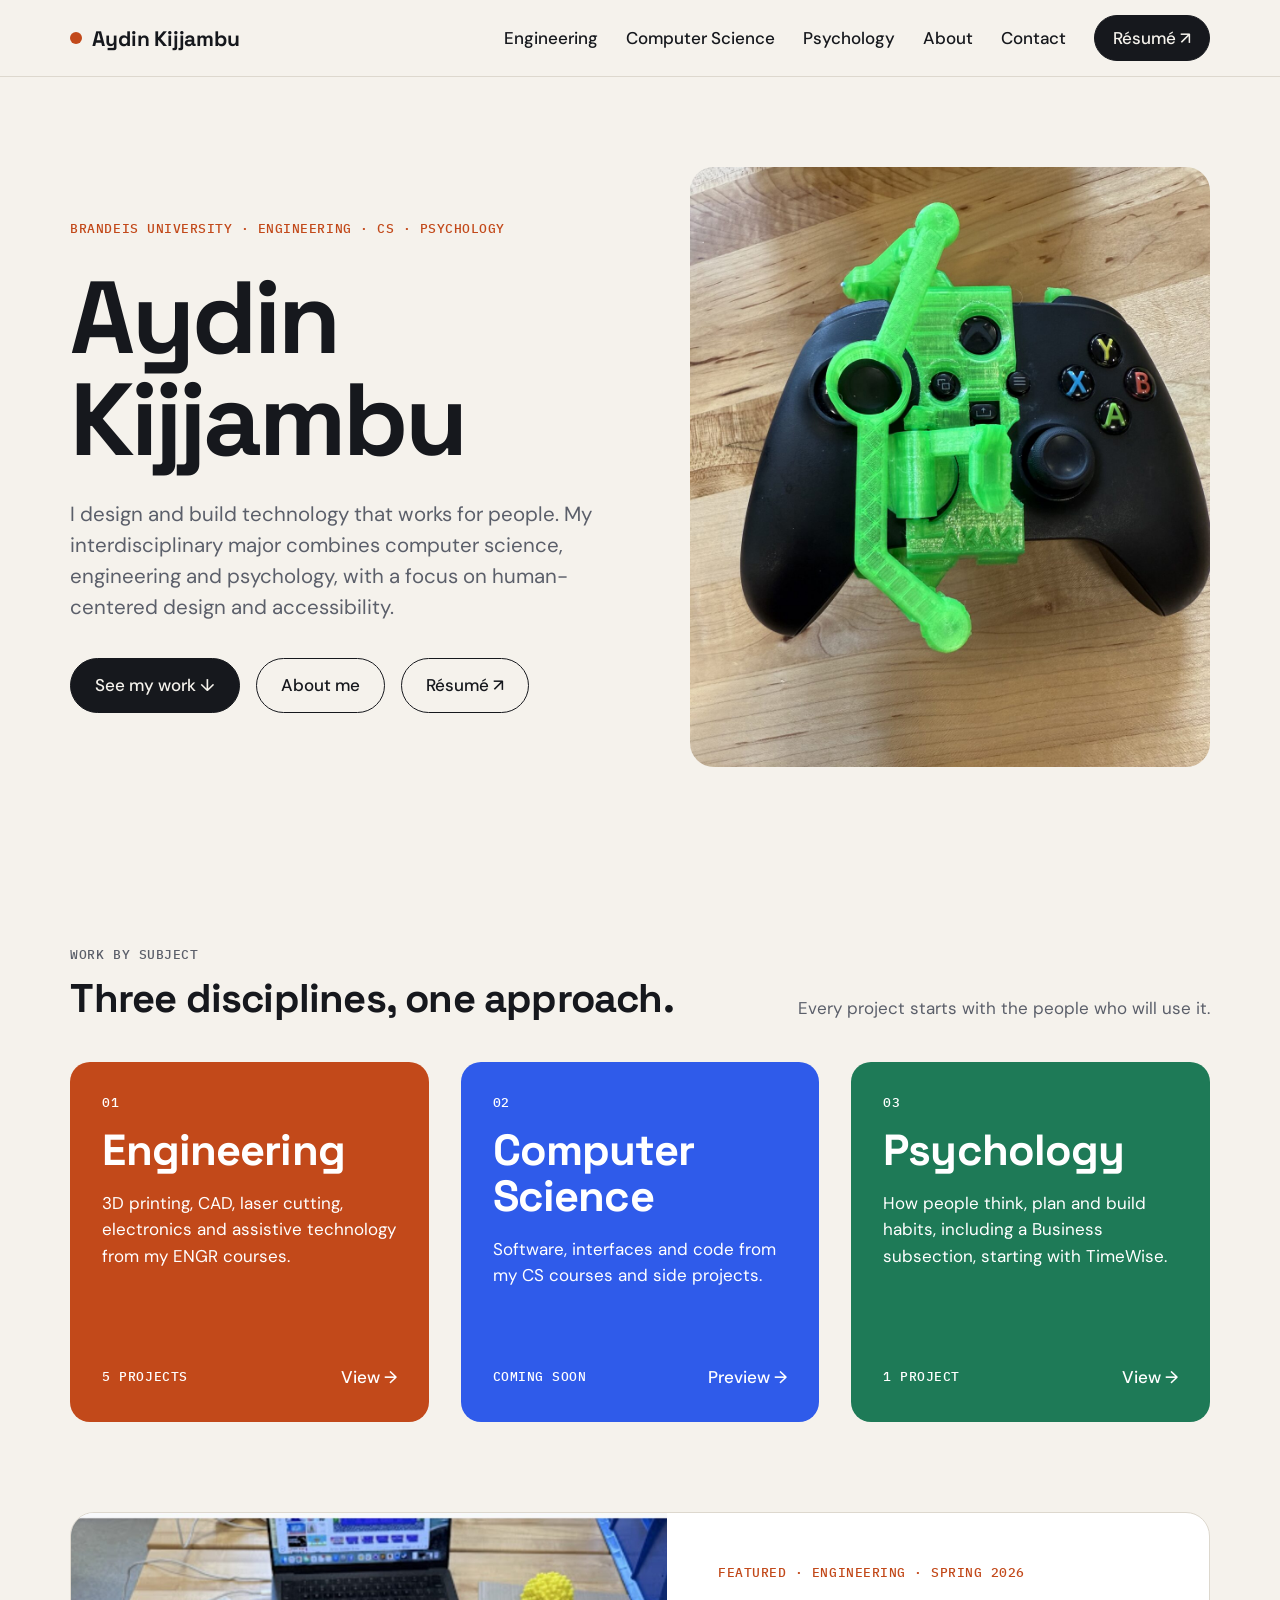
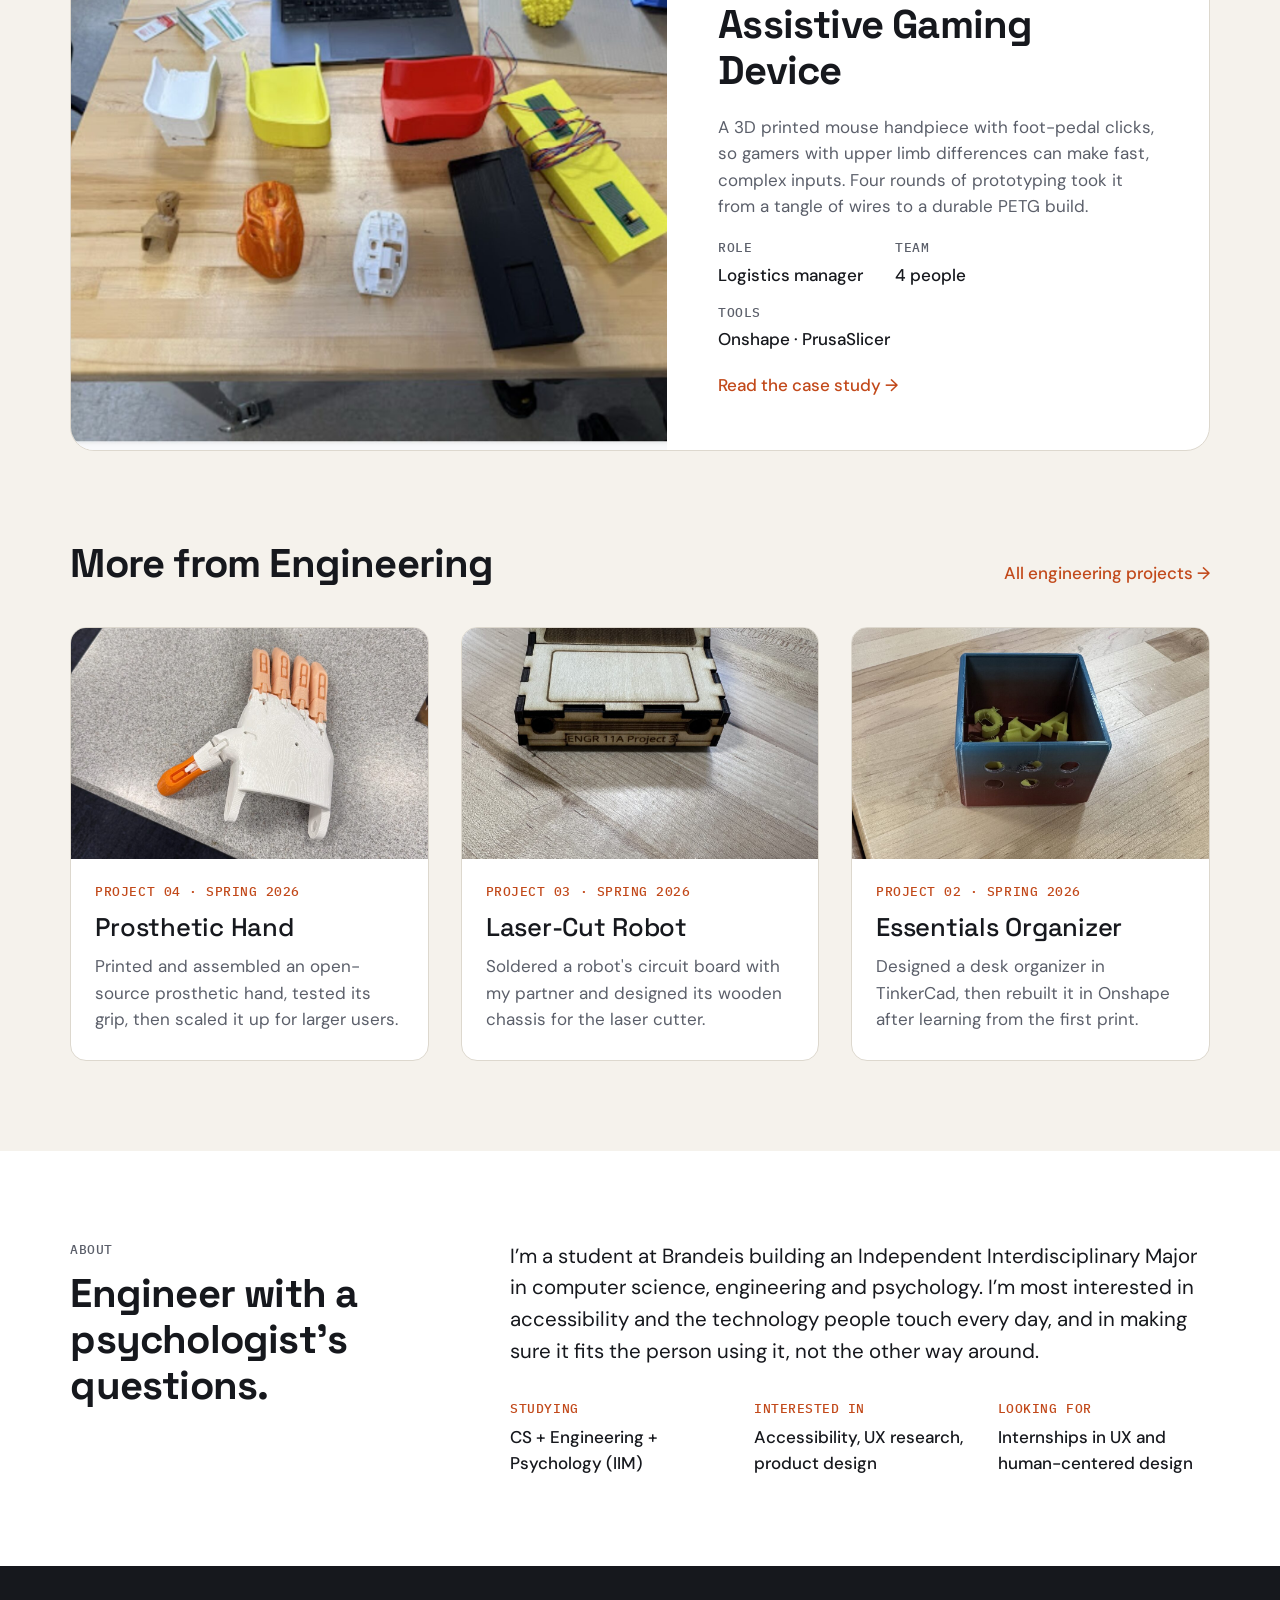
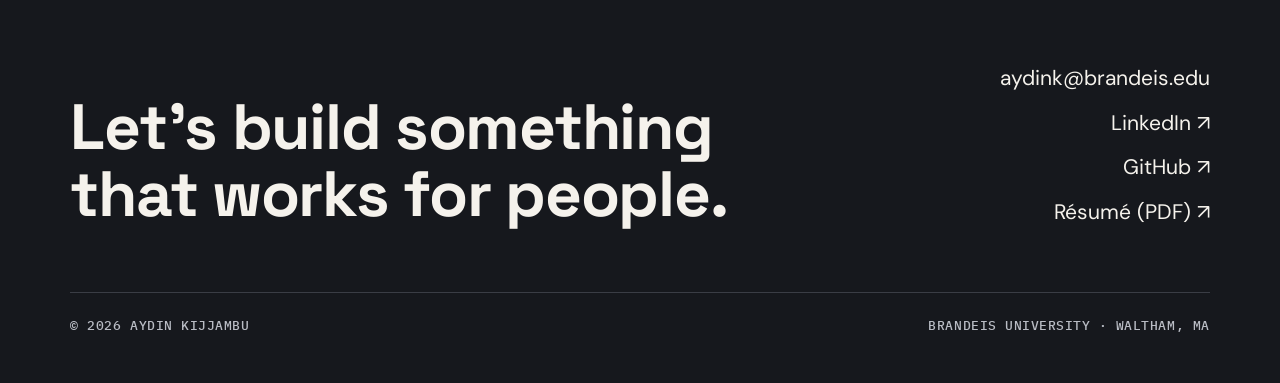
<file: index.html>
<!DOCTYPE html>
<html lang="en">
<head>
  <meta charset="utf-8" />
  <meta name="viewport" content="width=device-width, initial-scale=1" />
  <title>Aydin Kijjambu — Portfolio</title>
  <meta name="description" content="Portfolio of Aydin Kijjambu, Brandeis University student combining computer science, engineering and psychology: human-centered design and accessibility projects." />
  <meta name="author" content="Aydin Kijjambu" />
  <meta property="og:title" content="Aydin Kijjambu — Portfolio" />
  <meta property="og:description" content="Portfolio of Aydin Kijjambu, Brandeis University student combining computer science, engineering and psychology: human-centered design and accessibility projects." />
  <link rel="icon" type="image/x-icon" href="assets/favicon.ico" />
  <link rel="preconnect" href="https://fonts.googleapis.com" />
  <link rel="preconnect" href="https://fonts.gstatic.com" crossorigin />
  <link href="https://fonts.googleapis.com/css2?family=DM+Sans:wght@400;500&family=IBM+Plex+Mono:wght@500&family=Space+Grotesk:wght@500;700&display=swap" rel="stylesheet" />
  <link href="css/site.css" rel="stylesheet" />
</head>
<body>
  <a class="skip" href="#main">Skip to content</a>
  <header class="nav">
    <div class="wrap">
      <a class="brand" href="index.html">Aydin Kijjambu</a>
      <button class="menu-btn" type="button" aria-expanded="false" aria-controls="menu">Menu</button>
      <ul id="menu">
        <li><a class="link" href="engineering.html">Engineering</a></li>
        <li><a class="link" href="computer-science.html">Computer Science</a></li>
        <li><a class="link" href="psychology.html">Psychology</a></li>
        <li><a class="link" href="index.html#about">About</a></li>
        <li><a class="link" href="#contact">Contact</a></li>
        <li><a class="pill dark small" href="assets/Aydin-Kijjambu-Resume.pdf" target="_blank" rel="noopener">Résumé ↗</a></li>
      </ul>
    </div>
  </header>
  <main id="main">
    <section class="hero">
      <div class="wrap">
        <div class="intro">
          <p class="label accent">Brandeis University · Engineering · CS · Psychology</p>
          <h1>Aydin<br />Kijjambu</h1>
          <p class="lead">I design and build technology that works for people. My interdisciplinary major combines computer science, engineering and psychology, with a focus on human-centered design and accessibility.</p>
          <div class="buttons">
            <a class="pill dark" href="#work">See my work ↓</a>
            <a class="pill" href="#about">About me</a>
            <a class="pill" href="assets/Aydin-Kijjambu-Resume.pdf" target="_blank" rel="noopener">Résumé ↗</a>
          </div>
        </div>
        <figure>
          <img src="assets/img/portfolio/Project%205%20Photos/IMG_6614.jpg" alt="Green 3D printed one-handed attachment on an Xbox controller, one of the open-source designs tested for the assistive gaming project" />
        </figure>
      </div>
    </section>

    <section id="work" aria-labelledby="work-title">
      <div class="wrap">
        <div class="section-head">
          <div class="stack"><p class="label">Work by subject</p><h2 id="work-title">Three disciplines, one approach.</h2></div>
          <p class="lead" style="font-size:17px">Every project starts with the people who will use it.</p>
        </div>
        <div class="subjects">
          <a class="subject" href="engineering.html" style="--accent: var(--eng)"><div><p class="label">01</p><h3>Engineering</h3><p>3D printing, CAD, laser cutting, electronics and assistive technology from my ENGR courses.</p></div><div class="foot"><span class="label">5 projects</span><span>View →</span></div></a>
          <a class="subject" href="computer-science.html" style="--accent: var(--cs)"><div><p class="label">02</p><h3>Computer Science</h3><p>Software, interfaces and code from my CS courses and side projects.</p></div><div class="foot"><span class="label">Coming soon</span><span>Preview →</span></div></a>
          <a class="subject" href="psychology.html" style="--accent: var(--bus)"><div><p class="label">03</p><h3>Psychology</h3><p>How people think, plan and build habits, including a Business subsection, starting with TimeWise.</p></div><div class="foot"><span class="label">1 project</span><span>View →</span></div></a>
        </div>
      </div>
    </section>

    <section aria-label="Featured project" style="padding-top:0">
      <div class="wrap">
      <a class="feature" href="projects/assistive-gaming-device.html" data-tags="Assistive tech|CAD|Electronics|3D printing">
        <img src="assets/img/portfolio/Project%205%20Photos/All%20versions%20of%20mouse.jpg" alt="Every version of the 3D printed handpieces and footmounts, lined up in order" />
        <div class="text">
          <p class="label accent">Featured · Engineering · Spring 2026</p>
          <h2>Assistive Gaming Device</h2>
          <p class="desc">A 3D printed mouse handpiece with foot-pedal clicks, so gamers with upper limb differences can make fast, complex inputs. Four rounds of prototyping took it from a tangle of wires to a durable PETG build.</p>
          <div class="meta">
            <div><p class="label">Role</p><strong>Logistics manager</strong></div>
            <div><p class="label">Team</p><strong>4 people</strong></div>
            <div><p class="label">Tools</p><strong>Onshape · PrusaSlicer</strong></div>
          </div>
          <span class="more">Read the case study →</span>
        </div>
      </a>
      </div>
    </section>

    <section aria-labelledby="more-title" style="padding-top:0">
      <div class="wrap">
        <div class="section-head">
          <h2 id="more-title">More from Engineering</h2>
          <a class="more" href="engineering.html">All engineering projects →</a>
        </div>
        <div class="grid">
        <a class="card" href="projects/prosthetic-hand.html" data-tags="Assistive tech|3D printing">
          <img src="assets/img/portfolio/Project%204%20Photos/IMG_0383.jpg" alt="Finished white and orange prosthetic hand" loading="lazy" />
          <div class="body">
            <p class="label accent">Project 04 · Spring 2026</p>
            <h3>Prosthetic Hand</h3>
            <p class="desc">Printed and assembled an open-source prosthetic hand, tested its grip, then scaled it up for larger users.</p>
          </div>
        </a>
        <a class="card" href="projects/laser-cut-robot.html" data-tags="Electronics|Laser cutting|CAD">
          <img src="assets/img/portfolio/Project%203%20Photos/IMG_5980.jpg" alt="Assembled laser-cut wooden robot chassis labeled ENGR 11A Project 3" loading="lazy" />
          <div class="body">
            <p class="label accent">Project 03 · Spring 2026</p>
            <h3>Laser-Cut Robot</h3>
            <p class="desc">Soldered a robot's circuit board with my partner and designed its wooden chassis for the laser cutter.</p>
          </div>
        </a>
        <a class="card" href="projects/essentials-organizer.html" data-tags="CAD|3D printing">
          <img src="assets/img/portfolio/Project%202%20Photos/Proj%202%20Second%20Print.JPG" alt="Second print of the essentials organizer" loading="lazy" />
          <div class="body">
            <p class="label accent">Project 02 · Spring 2026</p>
            <h3>Essentials Organizer</h3>
            <p class="desc">Designed a desk organizer in TinkerCad, then rebuilt it in Onshape after learning from the first print.</p>
          </div>
        </a>
        </div>
      </div>
    </section>

    <section class="about" id="about" aria-labelledby="about-title">
      <div class="wrap">
        <div class="stack" style="display:grid;gap:12px;align-content:start"><p class="label">About</p><h2 id="about-title">Engineer with a<br />psychologist’s<br />questions.</h2></div>
        <div class="copy">
          <p>I’m a student at Brandeis building an Independent Interdisciplinary Major in computer science, engineering and psychology. I’m most interested in accessibility and the technology people touch every day, and in making sure it fits the person using it, not the other way around.</p>
          <div class="facts">
            <div><p class="label accent">Studying</p><strong>CS + Engineering + Psychology (IIM)</strong></div>
            <div><p class="label accent">Interested in</p><strong>Accessibility, UX research, product design</strong></div>
            <div><p class="label accent">Looking for</p><strong>Internships in UX and human-centered design</strong></div>
          </div>
        </div>
      </div>
    </section>
  </main>
  <footer id="contact">
    <div class="wrap">
      <div class="top">
        <h2>Let’s build something<br />that works for people.</h2>
        <div class="links">
          <a href="mailto:aydink@brandeis.edu">aydink@brandeis.edu</a>
          <a href="https://www.linkedin.com/in/aydin-kijjambu-986672247" target="_blank" rel="noopener">LinkedIn ↗</a>
          <a href="https://github.com/KBradeis" target="_blank" rel="noopener">GitHub ↗</a>
          <a href="assets/Aydin-Kijjambu-Resume.pdf" target="_blank" rel="noopener">Résumé (PDF) ↗</a>
        </div>
      </div>
      <div class="bottom">
        <p class="label">© 2026 Aydin Kijjambu</p>
        <p class="label">Brandeis University · Waltham, MA</p>
      </div>
    </div>
  </footer>
  <script src="js/main.js"></script>
</body>
</html>
</file>
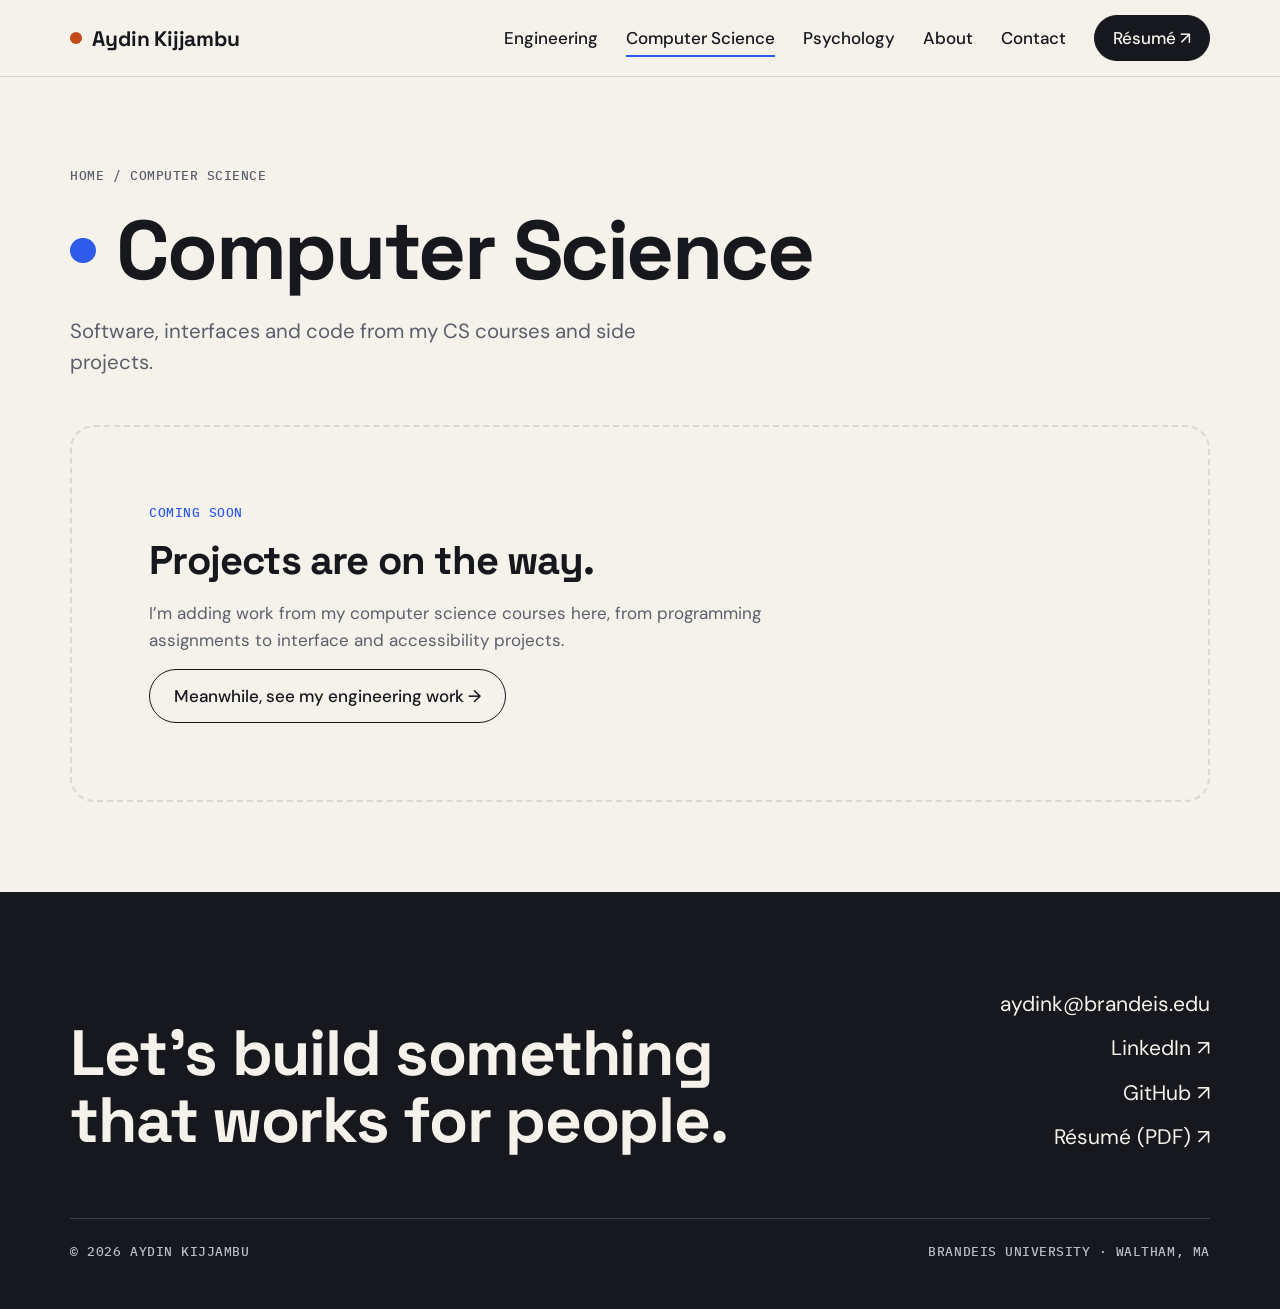
<file: computer-science.html>
<!DOCTYPE html>
<html lang="en">
<head>
  <meta charset="utf-8" />
  <meta name="viewport" content="width=device-width, initial-scale=1" />
  <title>Computer Science — Aydin Kijjambu</title>
  <meta name="description" content="Computer Science projects by Aydin Kijjambu. Software, interfaces and code from my CS courses and side projects." />
  <meta name="author" content="Aydin Kijjambu" />
  <meta property="og:title" content="Computer Science — Aydin Kijjambu" />
  <meta property="og:description" content="Computer Science projects by Aydin Kijjambu. Software, interfaces and code from my CS courses and side projects." />
  <link rel="icon" type="image/x-icon" href="assets/favicon.ico" />
  <link rel="preconnect" href="https://fonts.googleapis.com" />
  <link rel="preconnect" href="https://fonts.gstatic.com" crossorigin />
  <link href="https://fonts.googleapis.com/css2?family=DM+Sans:wght@400;500&family=IBM+Plex+Mono:wght@500&family=Space+Grotesk:wght@500;700&display=swap" rel="stylesheet" />
  <link href="css/site.css" rel="stylesheet" />
</head>
<body class="theme-cs">
  <a class="skip" href="#main">Skip to content</a>
  <header class="nav">
    <div class="wrap">
      <a class="brand" href="index.html">Aydin Kijjambu</a>
      <button class="menu-btn" type="button" aria-expanded="false" aria-controls="menu">Menu</button>
      <ul id="menu">
        <li><a class="link" href="engineering.html">Engineering</a></li>
        <li><a class="link" href="computer-science.html" aria-current="page">Computer Science</a></li>
        <li><a class="link" href="psychology.html">Psychology</a></li>
        <li><a class="link" href="index.html#about">About</a></li>
        <li><a class="link" href="#contact">Contact</a></li>
        <li><a class="pill dark small" href="assets/Aydin-Kijjambu-Resume.pdf" target="_blank" rel="noopener">Résumé ↗</a></li>
      </ul>
    </div>
  </header>
  <main id="main">
    <section style="padding-bottom:0">
      <div class="wrap page-head">
        <p class="label crumbs"><a href="index.html">Home</a> / Computer Science</p>
        <div class="title"><h1 class="page">Computer Science</h1></div>
        <p class="lead">Software, interfaces and code from my CS courses and side projects.</p>
      </div>
    </section>
    <section style="padding-top:0">
      <div class="wrap">
        <div class="empty">
          <p class="label accent">Coming soon</p>
          <h2>Projects are on the way.</h2>
          <p>I’m adding work from my computer science courses here, from programming assignments to interface and accessibility projects.</p>
          <a class="pill" href="engineering.html">Meanwhile, see my engineering work →</a>
        </div>
      </div>
    </section>
  </main>
  <footer id="contact">
    <div class="wrap">
      <div class="top">
        <h2>Let’s build something<br />that works for people.</h2>
        <div class="links">
          <a href="mailto:aydink@brandeis.edu">aydink@brandeis.edu</a>
          <a href="https://www.linkedin.com/in/aydin-kijjambu-986672247" target="_blank" rel="noopener">LinkedIn ↗</a>
          <a href="https://github.com/KBradeis" target="_blank" rel="noopener">GitHub ↗</a>
          <a href="assets/Aydin-Kijjambu-Resume.pdf" target="_blank" rel="noopener">Résumé (PDF) ↗</a>
        </div>
      </div>
      <div class="bottom">
        <p class="label">© 2026 Aydin Kijjambu</p>
        <p class="label">Brandeis University · Waltham, MA</p>
      </div>
    </div>
  </footer>
  <script src="js/main.js"></script>
</body>
</html>
</file>
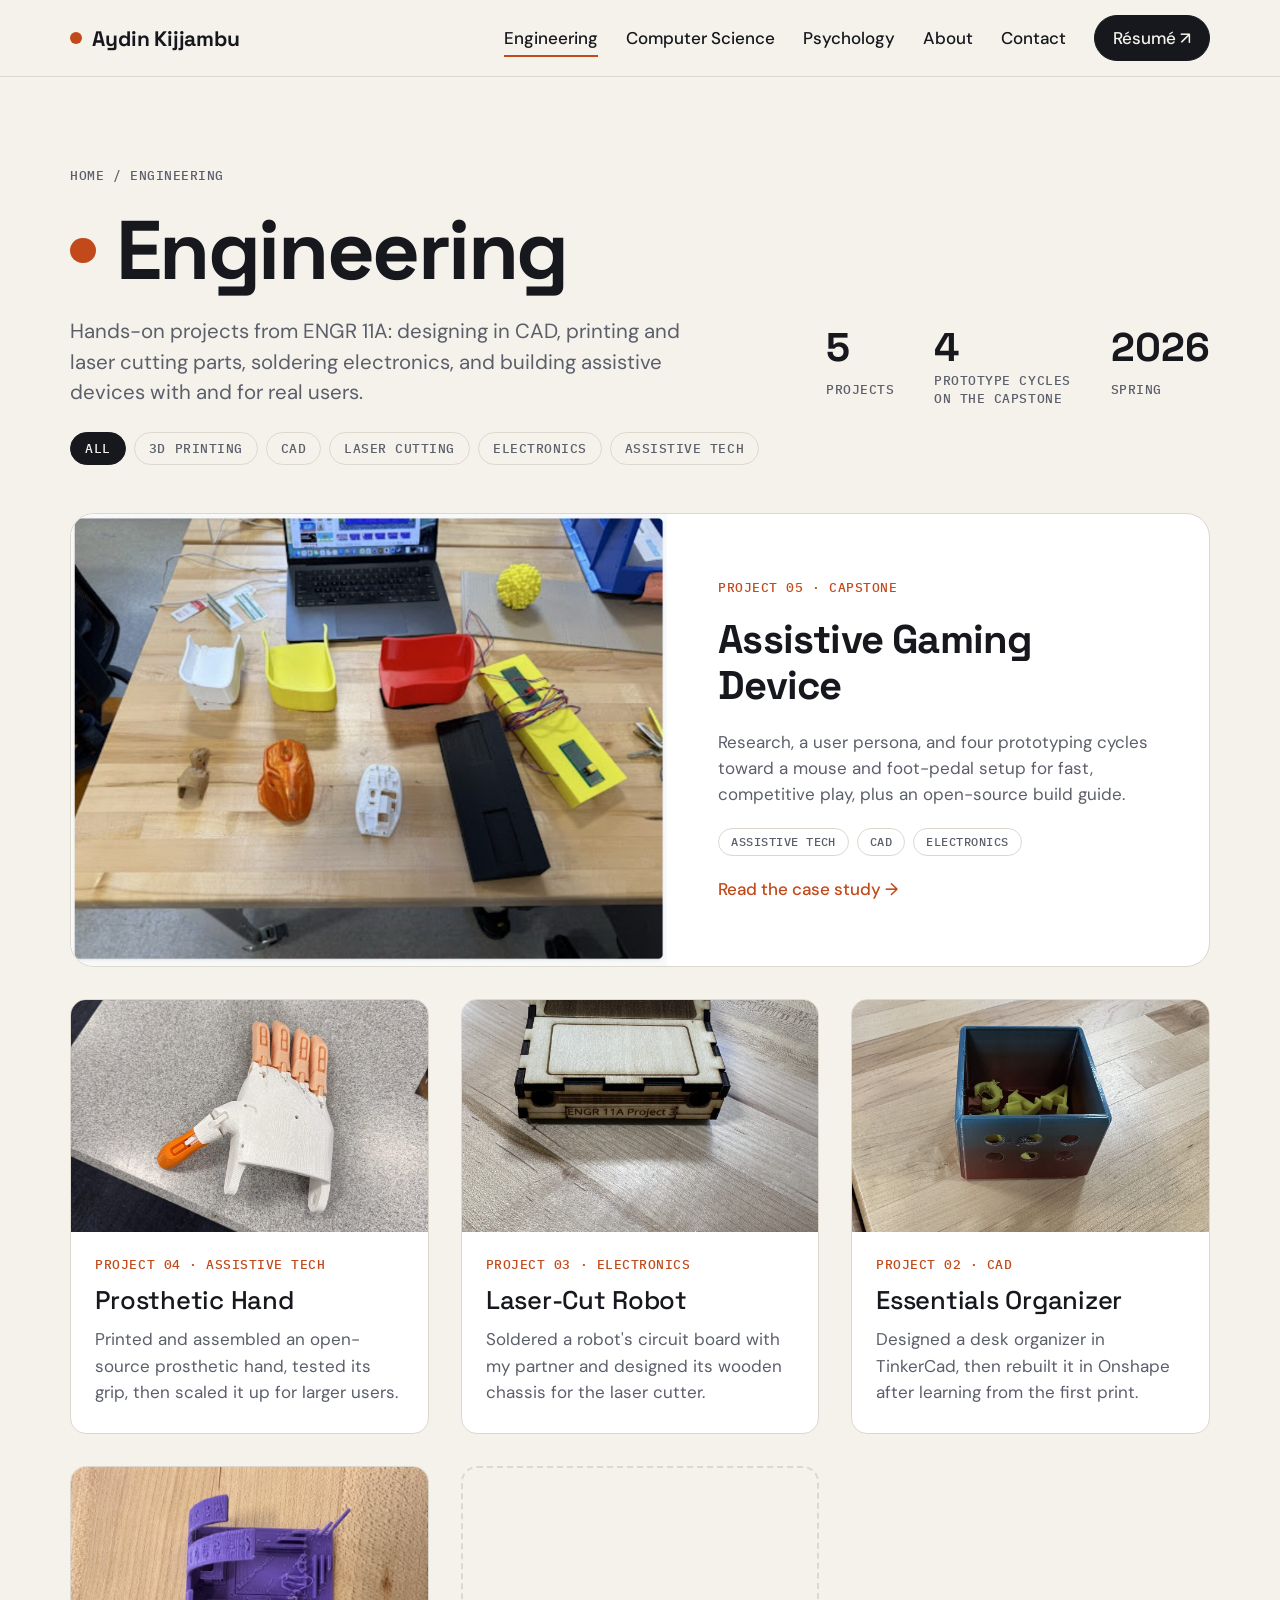
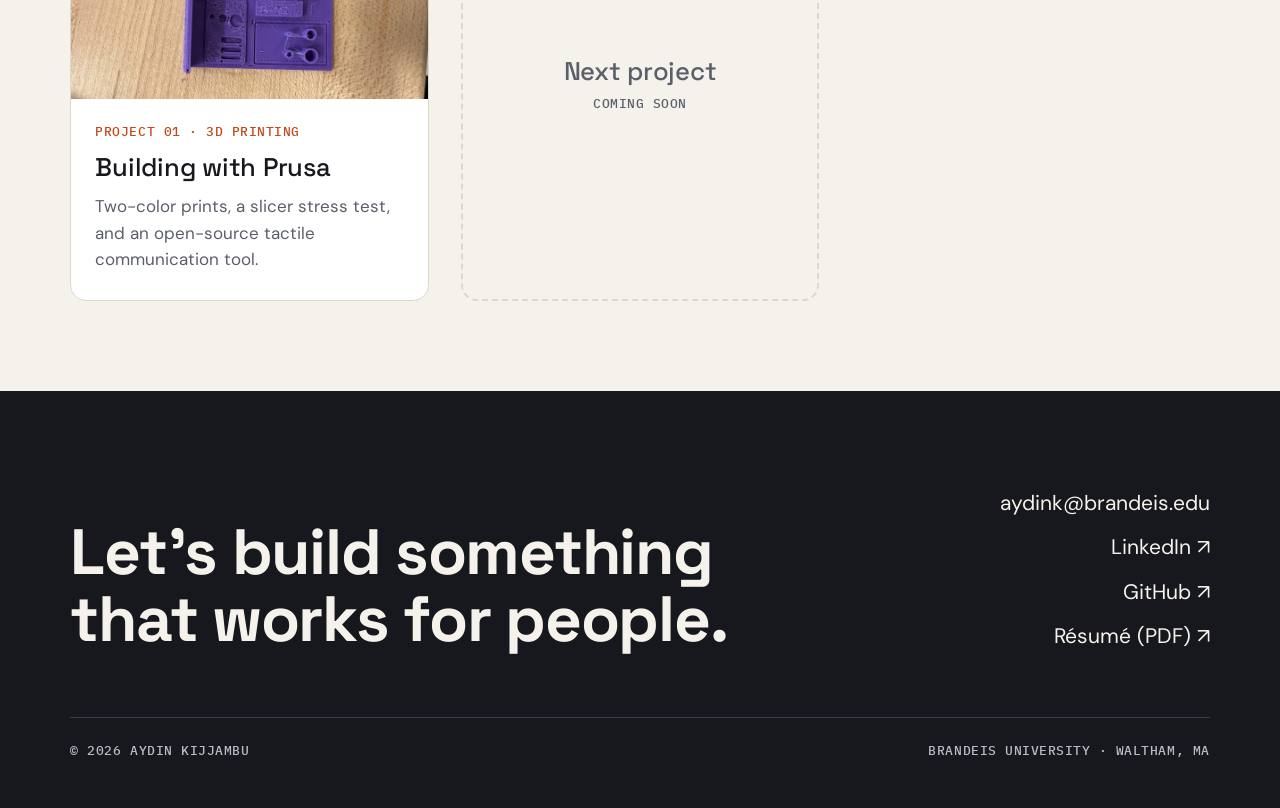
<file: engineering.html>
<!DOCTYPE html>
<html lang="en">
<head>
  <meta charset="utf-8" />
  <meta name="viewport" content="width=device-width, initial-scale=1" />
  <title>Engineering — Aydin Kijjambu</title>
  <meta name="description" content="Engineering projects by Aydin Kijjambu: 3D printing, CAD, laser cutting, electronics and assistive technology from ENGR 11A at Brandeis." />
  <meta name="author" content="Aydin Kijjambu" />
  <meta property="og:title" content="Engineering — Aydin Kijjambu" />
  <meta property="og:description" content="Engineering projects by Aydin Kijjambu: 3D printing, CAD, laser cutting, electronics and assistive technology from ENGR 11A at Brandeis." />
  <link rel="icon" type="image/x-icon" href="assets/favicon.ico" />
  <link rel="preconnect" href="https://fonts.googleapis.com" />
  <link rel="preconnect" href="https://fonts.gstatic.com" crossorigin />
  <link href="https://fonts.googleapis.com/css2?family=DM+Sans:wght@400;500&family=IBM+Plex+Mono:wght@500&family=Space+Grotesk:wght@500;700&display=swap" rel="stylesheet" />
  <link href="css/site.css" rel="stylesheet" />
</head>
<body>
  <a class="skip" href="#main">Skip to content</a>
  <header class="nav">
    <div class="wrap">
      <a class="brand" href="index.html">Aydin Kijjambu</a>
      <button class="menu-btn" type="button" aria-expanded="false" aria-controls="menu">Menu</button>
      <ul id="menu">
        <li><a class="link" href="engineering.html" aria-current="page">Engineering</a></li>
        <li><a class="link" href="computer-science.html">Computer Science</a></li>
        <li><a class="link" href="psychology.html">Psychology</a></li>
        <li><a class="link" href="index.html#about">About</a></li>
        <li><a class="link" href="#contact">Contact</a></li>
        <li><a class="pill dark small" href="assets/Aydin-Kijjambu-Resume.pdf" target="_blank" rel="noopener">Résumé ↗</a></li>
      </ul>
    </div>
  </header>
  <main id="main">
    <section style="padding-bottom:0">
      <div class="wrap page-head">
        <p class="label crumbs"><a href="index.html">Home</a> / Engineering</p>
        <div class="title"><h1 class="page">Engineering</h1></div>
        <div class="row">
          <p class="lead">Hands-on projects from ENGR 11A: designing in CAD, printing and laser cutting parts, soldering electronics, and building assistive devices with and for real users.</p>
          <div class="stats">
            <div><strong>5</strong><span class="label">Projects</span></div>
            <div><strong>4</strong><span class="label">Prototype cycles<br />on the capstone</span></div>
            <div><strong>2026</strong><span class="label">Spring</span></div>
          </div>
        </div>
        <div class="tags" role="group" aria-label="Filter projects">
          <button class="tag" type="button" data-filter="all" aria-pressed="true">All</button>
          <button class="tag" type="button" data-filter="3D printing" aria-pressed="false">3D printing</button>
          <button class="tag" type="button" data-filter="CAD" aria-pressed="false">CAD</button>
          <button class="tag" type="button" data-filter="Laser cutting" aria-pressed="false">Laser cutting</button>
          <button class="tag" type="button" data-filter="Electronics" aria-pressed="false">Electronics</button>
          <button class="tag" type="button" data-filter="Assistive tech" aria-pressed="false">Assistive tech</button>
        </div>
      </div>
    </section>
    <section style="padding-top:0">
      <div class="wrap" style="display:grid;gap:32px">
      <a class="feature" href="projects/assistive-gaming-device.html" data-tags="Assistive tech|CAD|Electronics|3D printing">
        <img src="assets/img/portfolio/Project%205%20Photos/All%20versions%20of%20mouse.jpg" alt="Every version of the 3D printed handpieces and footmounts, lined up in order" />
        <div class="text">
          <p class="label accent">Project 05 · Capstone</p>
          <h2>Assistive Gaming Device</h2>
          <p class="desc">Research, a user persona, and four prototyping cycles toward a mouse and foot-pedal setup for fast, competitive play, plus an open-source build guide.</p>
          <div class="tags"><span class="tag">Assistive tech</span><span class="tag">CAD</span><span class="tag">Electronics</span></div>
          <span class="more">Read the case study →</span>
        </div>
      </a>
        <div class="grid">
        <a class="card" href="projects/prosthetic-hand.html" data-tags="Assistive tech|3D printing">
          <img src="assets/img/portfolio/Project%204%20Photos/IMG_0383.jpg" alt="Finished white and orange prosthetic hand" loading="lazy" />
          <div class="body">
            <p class="label accent">Project 04 · Assistive tech</p>
            <h3>Prosthetic Hand</h3>
            <p class="desc">Printed and assembled an open-source prosthetic hand, tested its grip, then scaled it up for larger users.</p>
          </div>
        </a>
        <a class="card" href="projects/laser-cut-robot.html" data-tags="Electronics|Laser cutting|CAD">
          <img src="assets/img/portfolio/Project%203%20Photos/IMG_5980.jpg" alt="Assembled laser-cut wooden robot chassis labeled ENGR 11A Project 3" loading="lazy" />
          <div class="body">
            <p class="label accent">Project 03 · Electronics</p>
            <h3>Laser-Cut Robot</h3>
            <p class="desc">Soldered a robot's circuit board with my partner and designed its wooden chassis for the laser cutter.</p>
          </div>
        </a>
        <a class="card" href="projects/essentials-organizer.html" data-tags="CAD|3D printing">
          <img src="assets/img/portfolio/Project%202%20Photos/Proj%202%20Second%20Print.JPG" alt="Second print of the essentials organizer" loading="lazy" />
          <div class="body">
            <p class="label accent">Project 02 · CAD</p>
            <h3>Essentials Organizer</h3>
            <p class="desc">Designed a desk organizer in TinkerCad, then rebuilt it in Onshape after learning from the first print.</p>
          </div>
        </a>
        <a class="card" href="projects/building-with-prusa.html" data-tags="3D printing">
          <img src="assets/img/portfolio/Project%201%20Photos/StressTest.jpg" alt="Purple stress-test print with overhangs, bridges and holes" loading="lazy" />
          <div class="body">
            <p class="label accent">Project 01 · 3D printing</p>
            <h3>Building with Prusa</h3>
            <p class="desc">Two-color prints, a slicer stress test, and an open-source tactile communication tool.</p>
          </div>
        </a>
          <div class="card slot" aria-hidden="true"><h3>Next project</h3><p class="label">Coming soon</p></div>
        </div>
      </div>
    </section>
  </main>
  <footer id="contact">
    <div class="wrap">
      <div class="top">
        <h2>Let’s build something<br />that works for people.</h2>
        <div class="links">
          <a href="mailto:aydink@brandeis.edu">aydink@brandeis.edu</a>
          <a href="https://www.linkedin.com/in/aydin-kijjambu-986672247" target="_blank" rel="noopener">LinkedIn ↗</a>
          <a href="https://github.com/KBradeis" target="_blank" rel="noopener">GitHub ↗</a>
          <a href="assets/Aydin-Kijjambu-Resume.pdf" target="_blank" rel="noopener">Résumé (PDF) ↗</a>
        </div>
      </div>
      <div class="bottom">
        <p class="label">© 2026 Aydin Kijjambu</p>
        <p class="label">Brandeis University · Waltham, MA</p>
      </div>
    </div>
  </footer>
  <script src="js/main.js"></script>
</body>
</html>
</file>
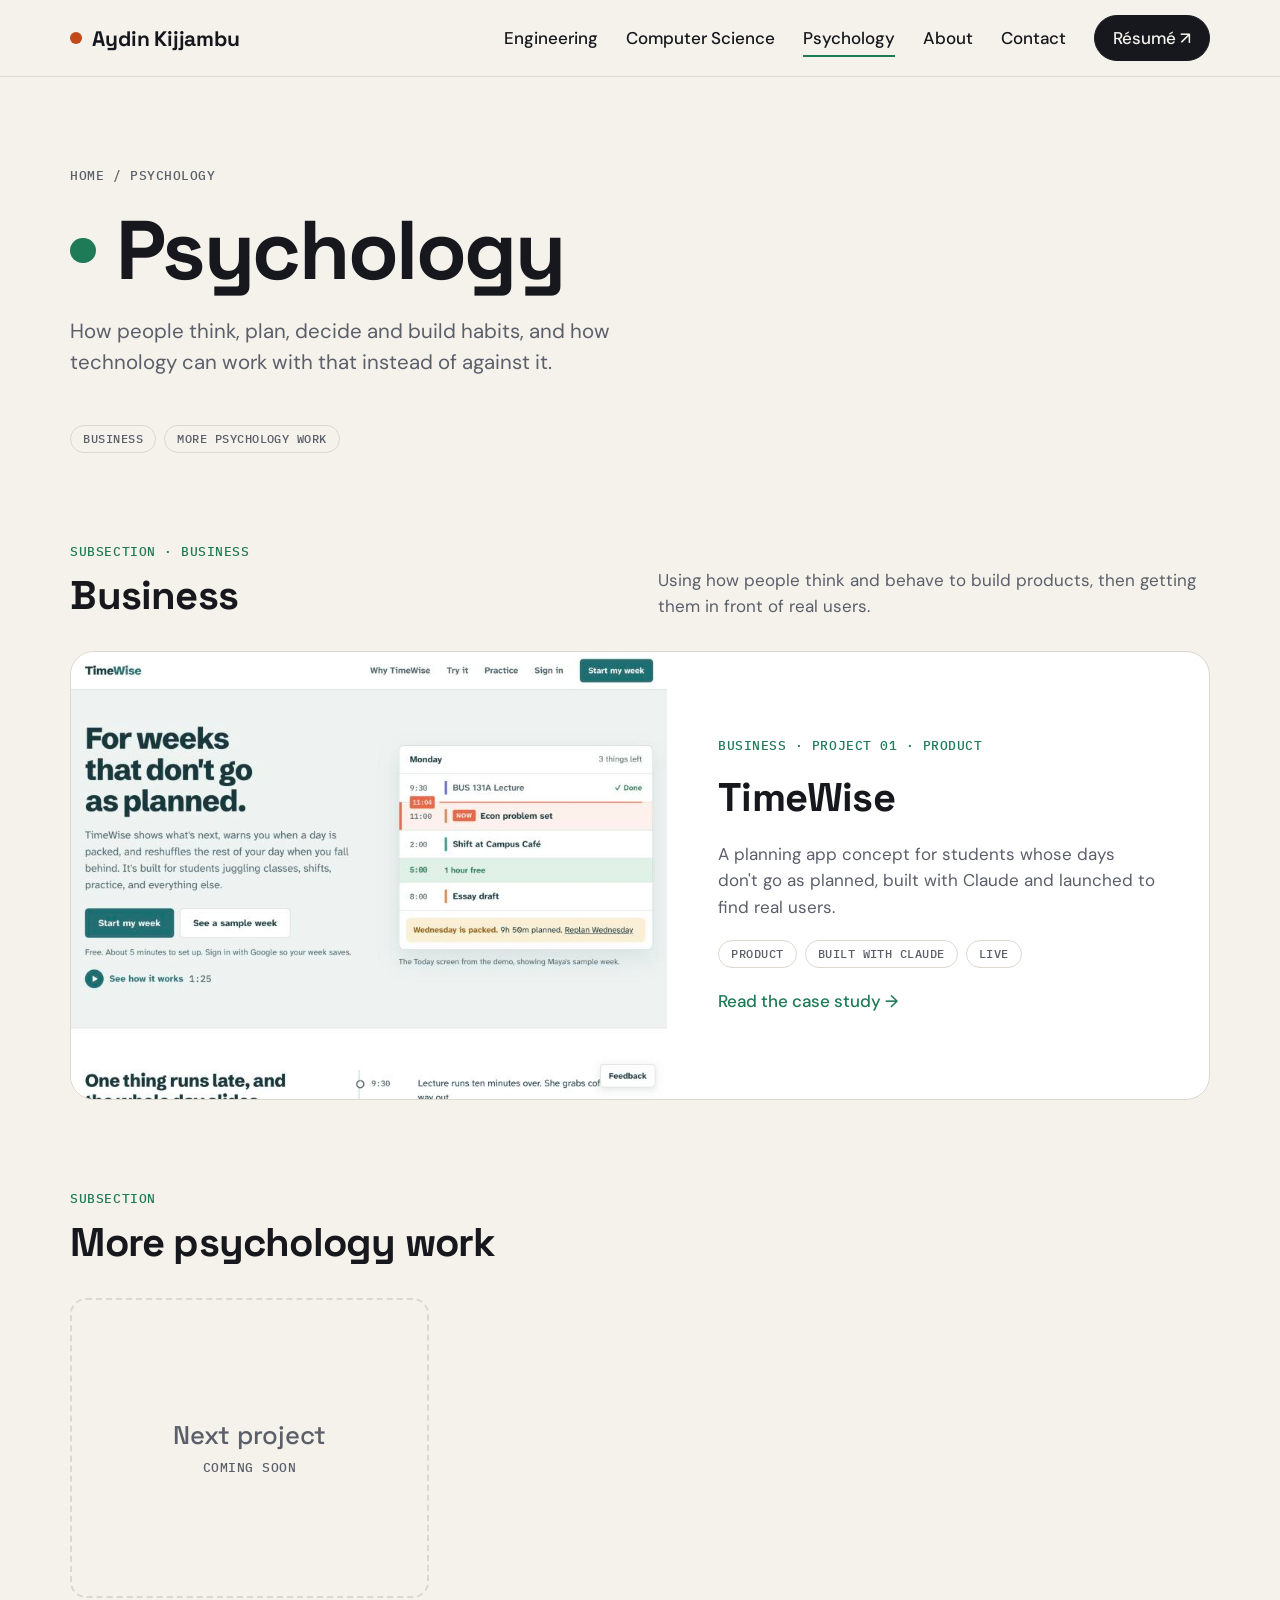
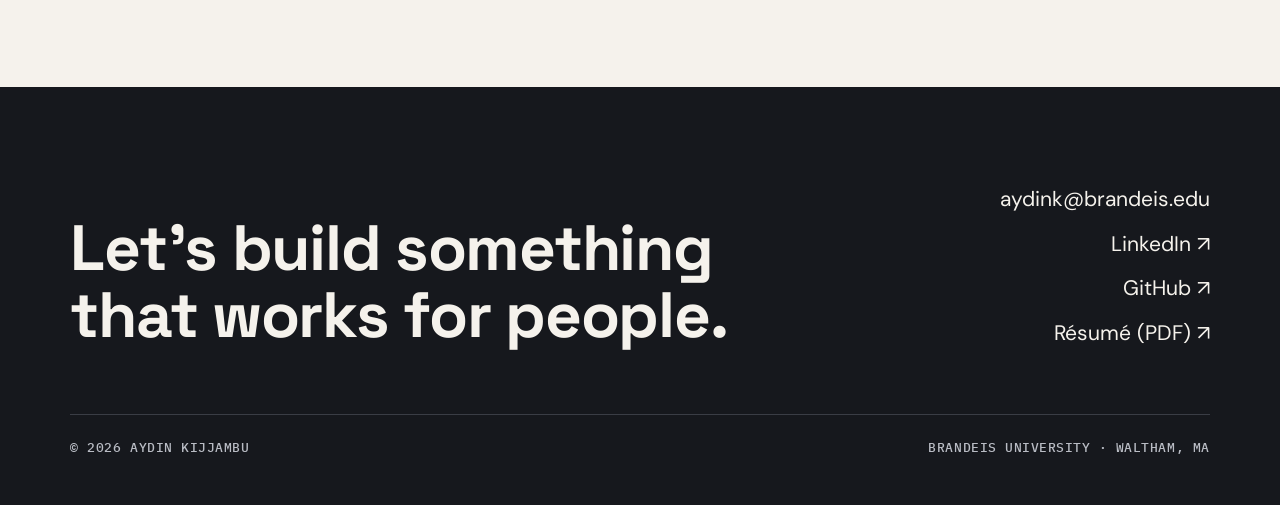
<file: psychology.html>
<!DOCTYPE html>
<html lang="en">
<head>
  <meta charset="utf-8" />
  <meta name="viewport" content="width=device-width, initial-scale=1" />
  <title>Psychology — Aydin Kijjambu</title>
  <meta name="description" content="Psychology projects by Aydin Kijjambu: how people think, plan and build habits, and technology designed around that, starting with TimeWise." />
  <meta name="author" content="Aydin Kijjambu" />
  <meta property="og:title" content="Psychology — Aydin Kijjambu" />
  <meta property="og:description" content="Psychology projects by Aydin Kijjambu: how people think, plan and build habits, and technology designed around that, starting with TimeWise." />
  <link rel="icon" type="image/x-icon" href="assets/favicon.ico" />
  <link rel="preconnect" href="https://fonts.googleapis.com" />
  <link rel="preconnect" href="https://fonts.gstatic.com" crossorigin />
  <link href="https://fonts.googleapis.com/css2?family=DM+Sans:wght@400;500&family=IBM+Plex+Mono:wght@500&family=Space+Grotesk:wght@500;700&display=swap" rel="stylesheet" />
  <link href="css/site.css" rel="stylesheet" />
</head>
<body class="theme-psy">
  <a class="skip" href="#main">Skip to content</a>
  <header class="nav">
    <div class="wrap">
      <a class="brand" href="index.html">Aydin Kijjambu</a>
      <button class="menu-btn" type="button" aria-expanded="false" aria-controls="menu">Menu</button>
      <ul id="menu">
        <li><a class="link" href="engineering.html">Engineering</a></li>
        <li><a class="link" href="computer-science.html">Computer Science</a></li>
        <li><a class="link" href="psychology.html" aria-current="page">Psychology</a></li>
        <li><a class="link" href="index.html#about">About</a></li>
        <li><a class="link" href="#contact">Contact</a></li>
        <li><a class="pill dark small" href="assets/Aydin-Kijjambu-Resume.pdf" target="_blank" rel="noopener">Résumé ↗</a></li>
      </ul>
    </div>
  </header>
  <main id="main">
    <section style="padding-bottom:0">
      <div class="wrap page-head">
        <p class="label crumbs"><a href="index.html">Home</a> / Psychology</p>
        <div class="title"><h1 class="page">Psychology</h1></div>
        <p class="lead">How people think, plan, decide and build habits, and how technology can work with that instead of against it.</p>
      </div>
    </section>
    <section style="padding-top:0;padding-bottom:0">
      <div class="wrap">
        <nav class="tags" aria-label="Psychology subsections">
          <a class="tag" href="#business">Business</a>
          <a class="tag" href="#more">More psychology work</a>
        </nav>
      </div>
    </section>
    <section id="business" aria-labelledby="business-title" style="scroll-margin-top:90px">
      <div class="wrap" style="display:grid;gap:32px">
        <div class="section-head" style="margin-bottom:0">
          <div class="stack"><p class="label accent">Subsection · Business</p><h2 id="business-title">Business</h2></div>
          <p class="lead" style="font-size:17px">Using how people think and behave to build products, then getting them in front of real users.</p>
        </div>
      <a class="feature" href="projects/timewise.html">
        <img src="assets/img/portfolio/Psychology/TimeWise/timewise-home.jpg" alt="TimeWise homepage: “For weeks that don’t go as planned,” next to a sample Today schedule" />
        <div class="text">
          <p class="label accent">Business · Project 01 · Product</p>
          <h2>TimeWise</h2>
          <p class="desc">A planning app concept for students whose days don't go as planned, built with Claude and launched to find real users.</p>
          <div class="tags"><span class="tag">Product</span><span class="tag">Built with Claude</span><span class="tag">Live</span></div>
          <span class="more">Read the case study →</span>
        </div>
      </a>
      </div>
    </section>
    <section id="more" aria-labelledby="more-title" style="padding-top:0;scroll-margin-top:90px">
      <div class="wrap" style="display:grid;gap:32px">
        <div class="section-head" style="margin-bottom:0">
          <div class="stack"><p class="label accent">Subsection</p><h2 id="more-title">More psychology work</h2></div>
        </div>
        <div class="grid">
          <div class="card slot" aria-hidden="true"><h3>Next project</h3><p class="label">Coming soon</p></div>
        </div>
      </div>
    </section>
  </main>
  <footer id="contact">
    <div class="wrap">
      <div class="top">
        <h2>Let’s build something<br />that works for people.</h2>
        <div class="links">
          <a href="mailto:aydink@brandeis.edu">aydink@brandeis.edu</a>
          <a href="https://www.linkedin.com/in/aydin-kijjambu-986672247" target="_blank" rel="noopener">LinkedIn ↗</a>
          <a href="https://github.com/KBradeis" target="_blank" rel="noopener">GitHub ↗</a>
          <a href="assets/Aydin-Kijjambu-Resume.pdf" target="_blank" rel="noopener">Résumé (PDF) ↗</a>
        </div>
      </div>
      <div class="bottom">
        <p class="label">© 2026 Aydin Kijjambu</p>
        <p class="label">Brandeis University · Waltham, MA</p>
      </div>
    </div>
  </footer>
  <script src="js/main.js"></script>
</body>
</html>
</file>
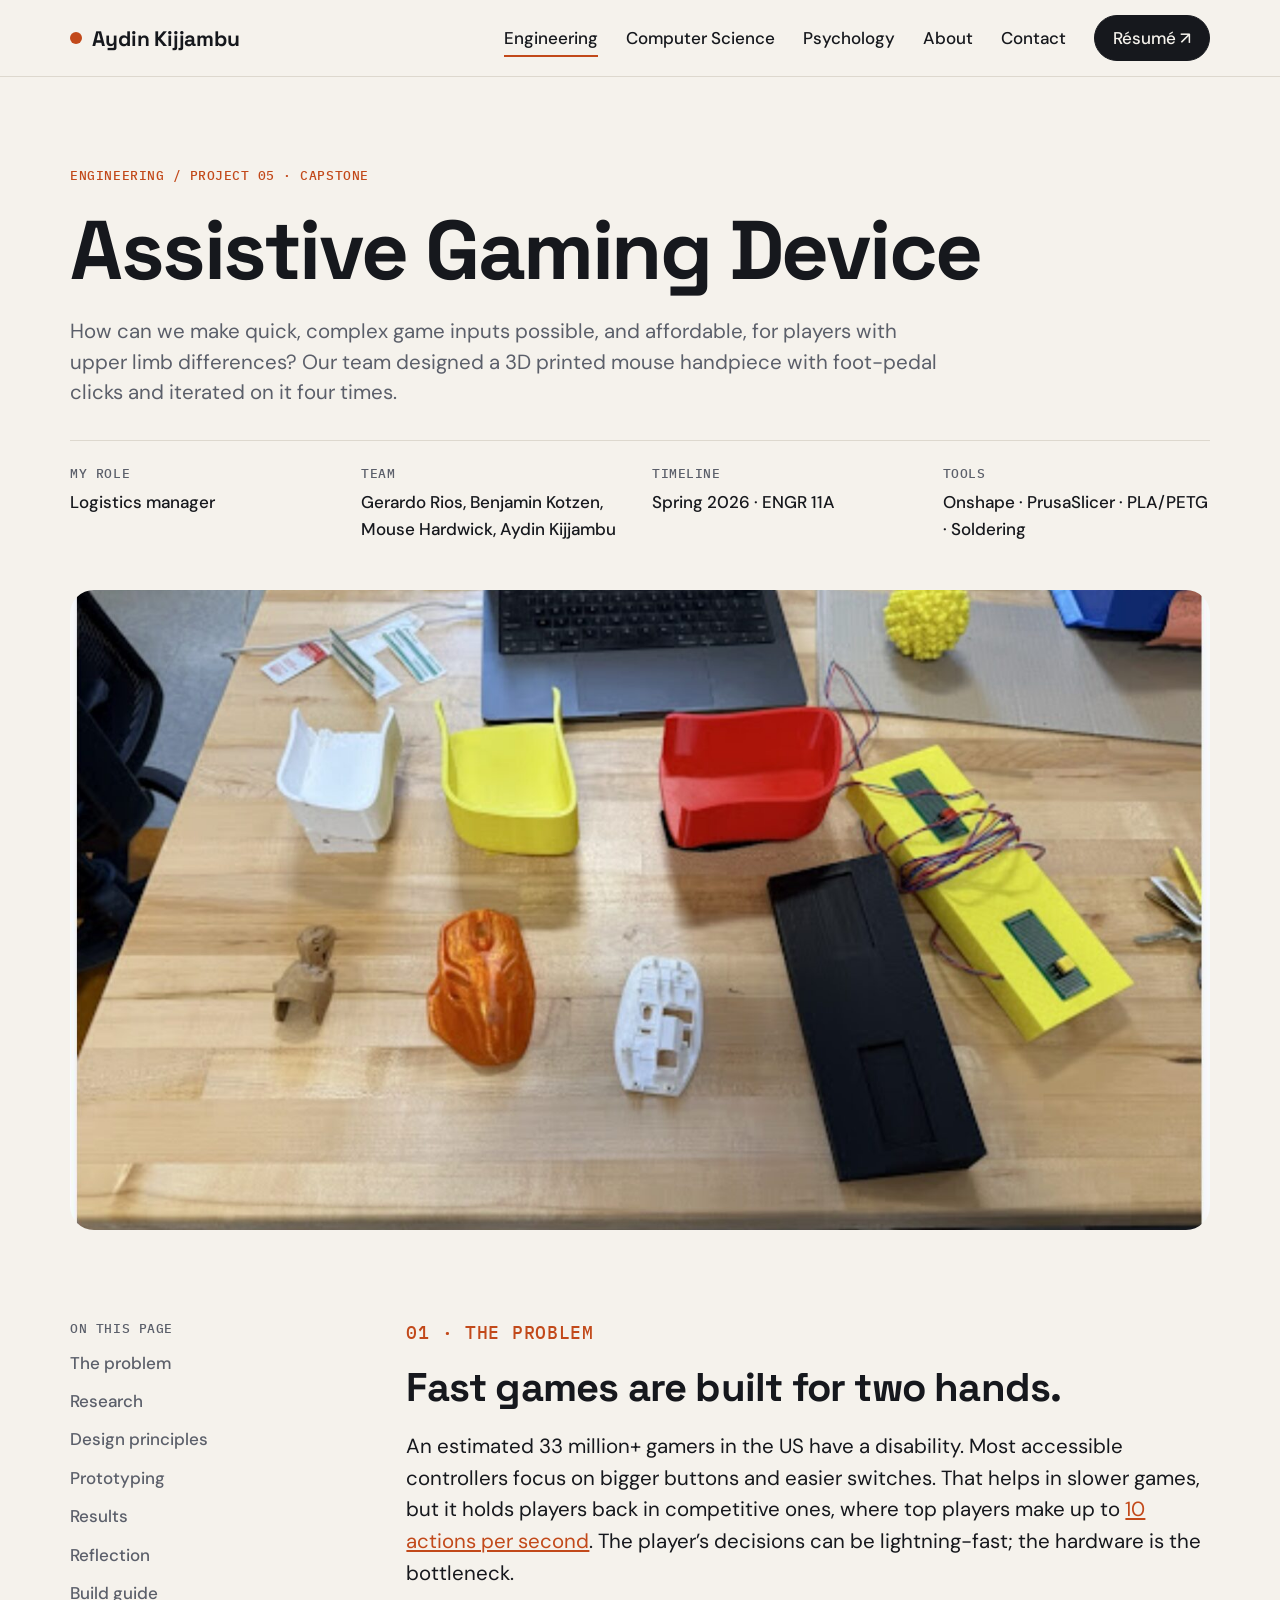
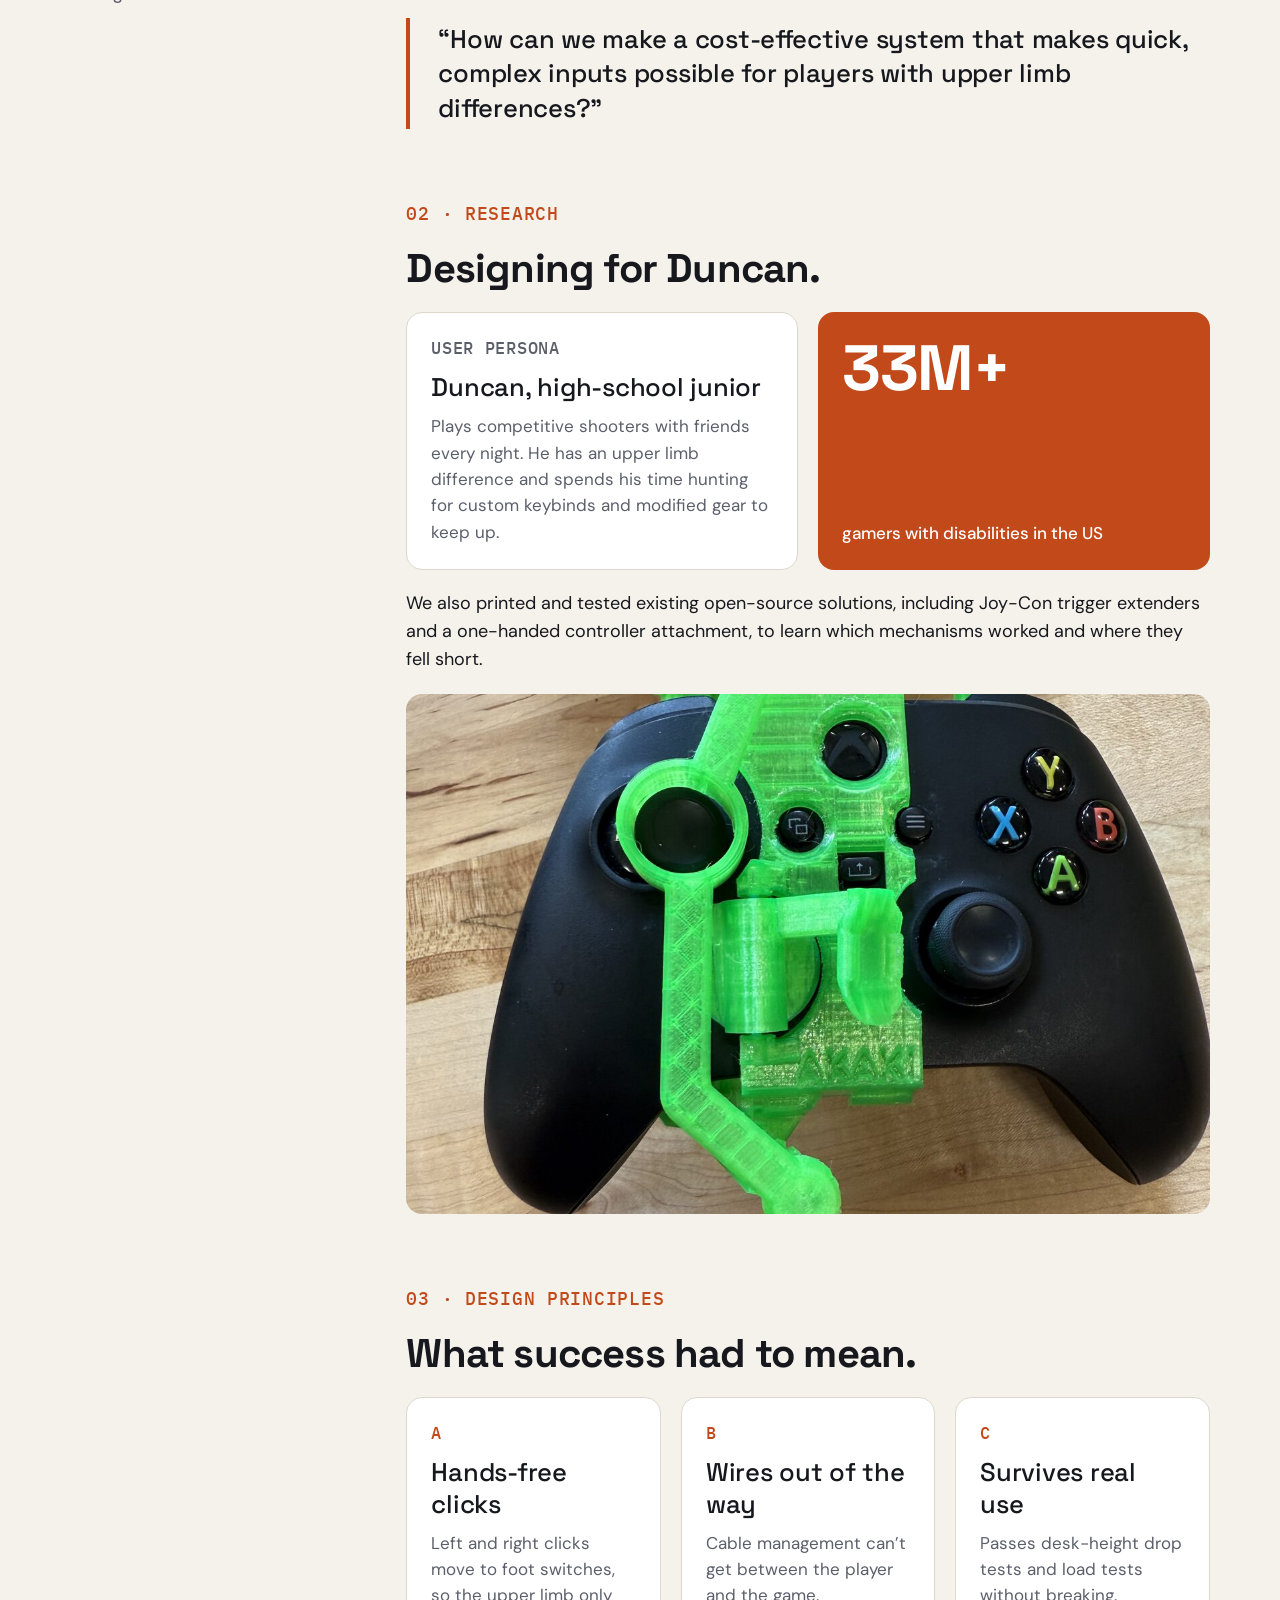
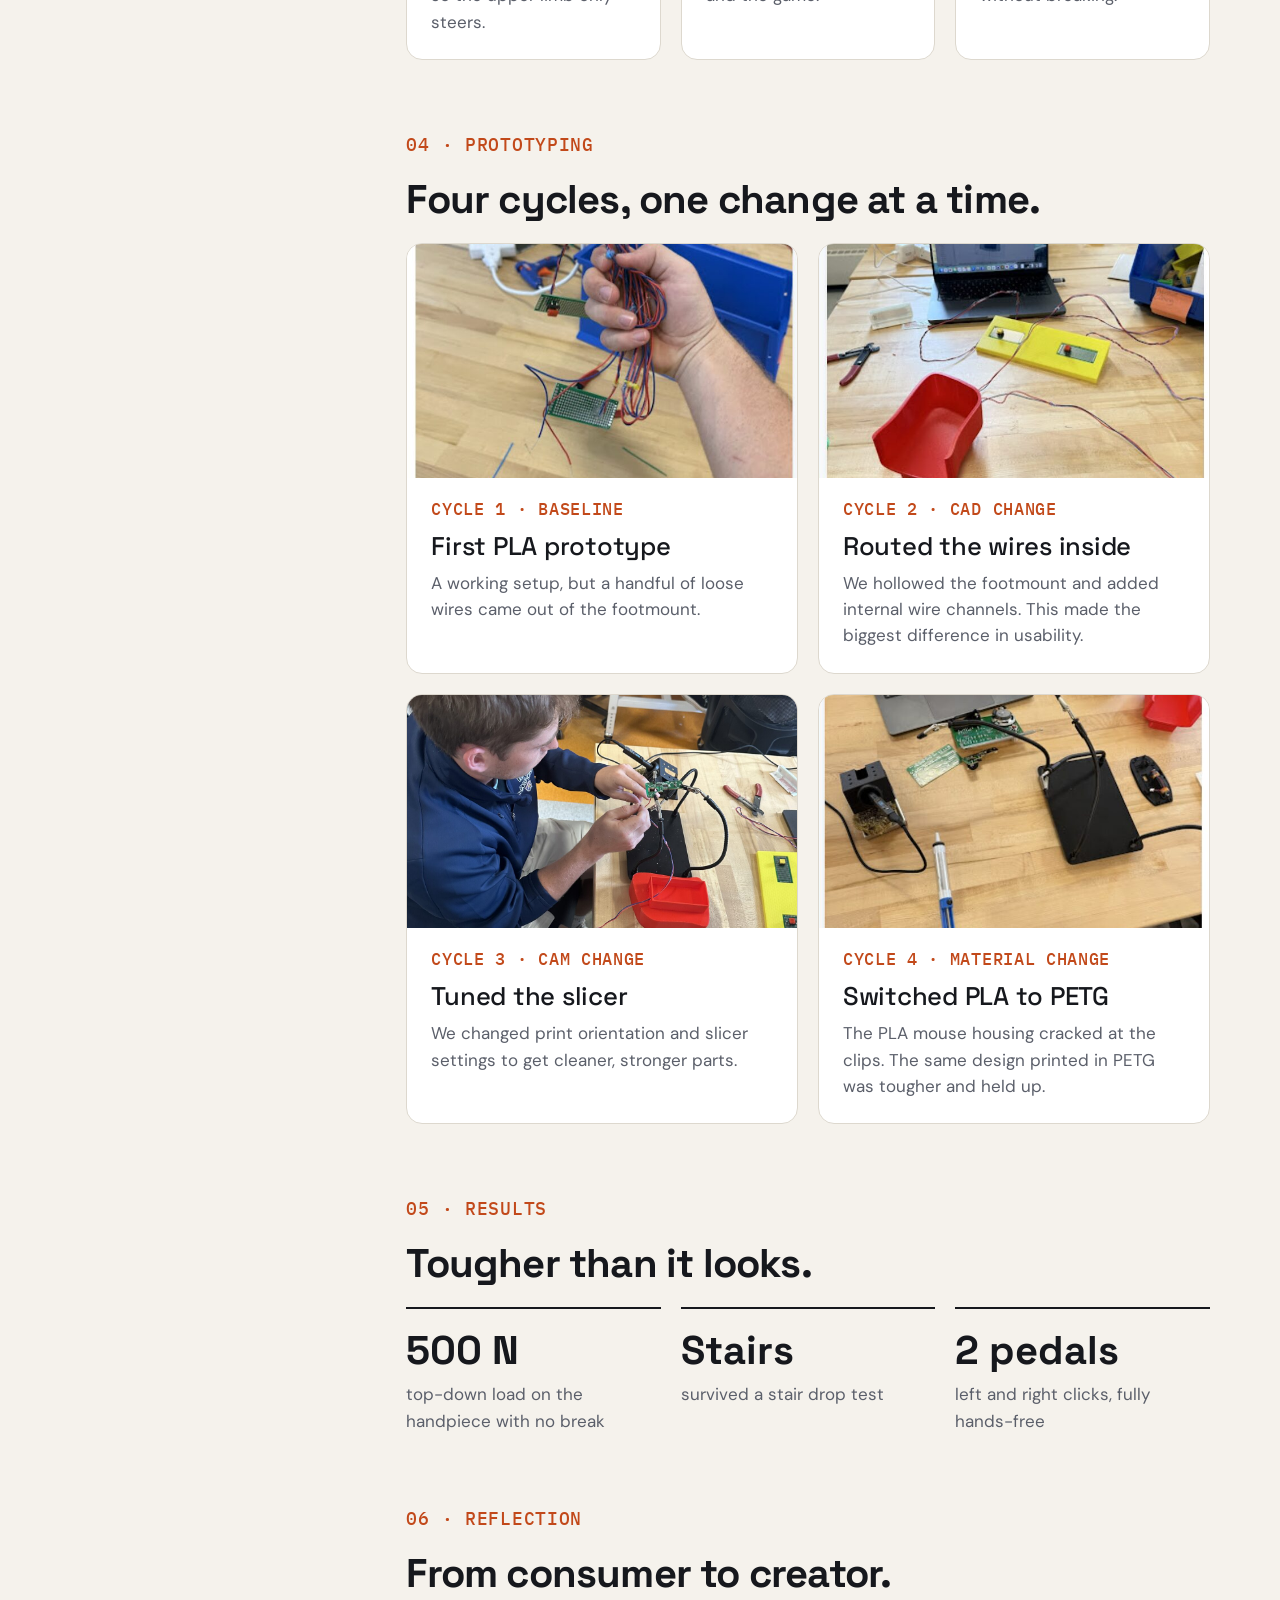
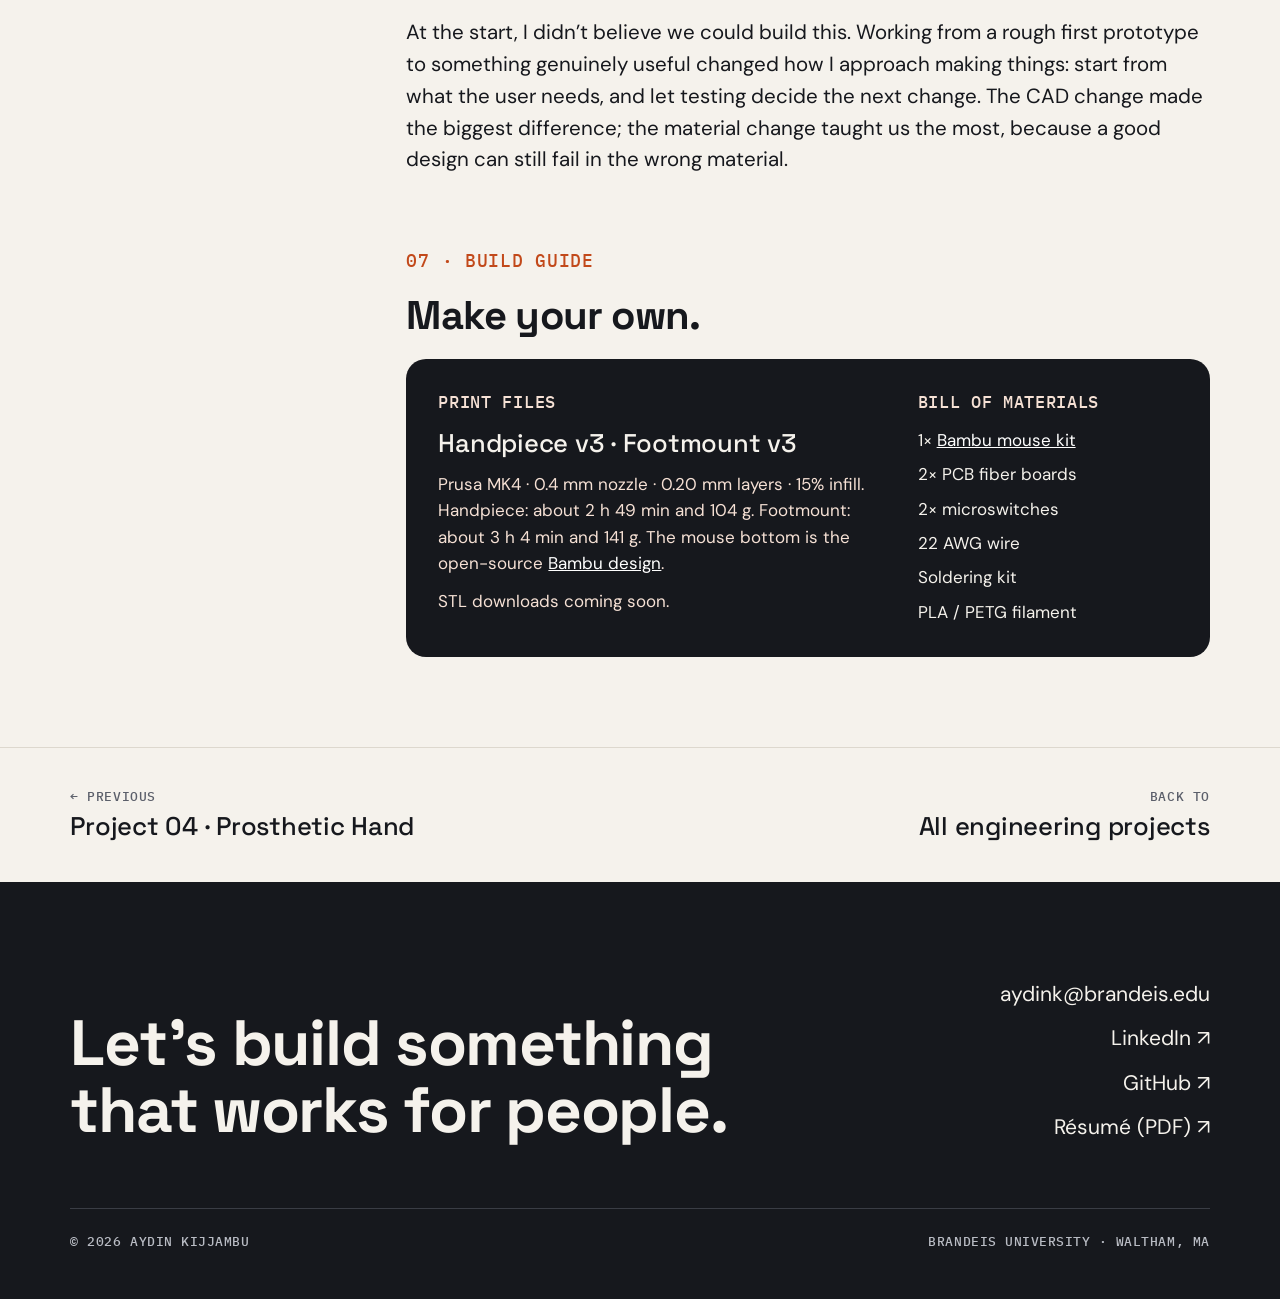
<file: projects/assistive-gaming-device.html>
<!DOCTYPE html>
<html lang="en">
<head>
  <meta charset="utf-8" />
  <meta name="viewport" content="width=device-width, initial-scale=1" />
  <title>Assistive Gaming Device — Aydin Kijjambu</title>
  <meta name="description" content="Case study: a 3D printed mouse handpiece with foot-pedal clicks for gamers with upper limb differences." />
  <meta name="author" content="Aydin Kijjambu" />
  <meta property="og:title" content="Assistive Gaming Device — Aydin Kijjambu" />
  <meta property="og:description" content="Case study: a 3D printed mouse handpiece with foot-pedal clicks for gamers with upper limb differences." />
  <link rel="icon" type="image/x-icon" href="../assets/favicon.ico" />
  <link rel="preconnect" href="https://fonts.googleapis.com" />
  <link rel="preconnect" href="https://fonts.gstatic.com" crossorigin />
  <link href="https://fonts.googleapis.com/css2?family=DM+Sans:wght@400;500&family=IBM+Plex+Mono:wght@500&family=Space+Grotesk:wght@500;700&display=swap" rel="stylesheet" />
  <link href="../css/site.css" rel="stylesheet" />
</head>
<body>
  <a class="skip" href="#main">Skip to content</a>
  <header class="nav">
    <div class="wrap">
      <a class="brand" href="../index.html">Aydin Kijjambu</a>
      <button class="menu-btn" type="button" aria-expanded="false" aria-controls="menu">Menu</button>
      <ul id="menu">
        <li><a class="link" href="../engineering.html" aria-current="page">Engineering</a></li>
        <li><a class="link" href="../computer-science.html">Computer Science</a></li>
        <li><a class="link" href="../psychology.html">Psychology</a></li>
        <li><a class="link" href="../index.html#about">About</a></li>
        <li><a class="link" href="#contact">Contact</a></li>
        <li><a class="pill dark small" href="../assets/Aydin-Kijjambu-Resume.pdf" target="_blank" rel="noopener">Résumé ↗</a></li>
      </ul>
    </div>
  </header>
  <main id="main">
    <section style="padding-bottom:0">
      <div class="wrap project-head">
        <p class="label accent crumbs"><a href="../engineering.html">Engineering</a> / Project 05 · Capstone</p>
        <h1 class="page">Assistive Gaming Device</h1>
        <p class="lead">How can we make quick, complex game inputs possible, and affordable, for players with upper limb differences? Our team designed a 3D printed mouse handpiece with foot-pedal clicks and iterated on it four times.</p>
        <div class="project-meta"><div><p class="label">My role</p><strong>Logistics manager</strong></div><div><p class="label">Team</p><strong>Gerardo Rios, Benjamin Kotzen, Mouse Hardwick, Aydin Kijjambu</strong></div><div><p class="label">Timeline</p><strong>Spring 2026 · ENGR 11A</strong></div><div><p class="label">Tools</p><strong>Onshape · PrusaSlicer · PLA/PETG · Soldering</strong></div></div>
      </div>
    </section>
    <div class="wrap"><img class="hero-img" src="../assets/img/portfolio/Project%205%20Photos/All%20versions%20of%20mouse.jpg" alt="Every version of the 3D printed handpieces and footmounts, lined up in order" /></div>
    <section>
      <div class="wrap article">
        <nav class="toc" aria-label="On this page">
          <p class="label">On this page</p>
          <a href="#problem">The problem</a>
          <a href="#research">Research</a>
          <a href="#principles">Design principles</a>
          <a href="#prototyping">Prototyping</a>
          <a href="#results">Results</a>
          <a href="#reflection">Reflection</a>
          <a href="#guide">Build guide</a>
        </nav>
        <div class="content">
          <section id="problem">
            <p class="label accent">01 · The problem</p>
            <h2>Fast games are built for two hands.</h2>
            <p class="big">An estimated 33 million+ gamers in the US have a disability. Most accessible controllers focus on bigger buttons and easier switches. That helps in slower games, but it holds players back in competitive ones, where top players make up to <a href="https://www.nbcnews.com/technolog/how-fast-fast-some-pro-gamers-make-10-moves-second-8c11422946" target="_blank" rel="noopener">10 actions per second</a>. The player’s decisions can be lightning-fast; the hardware is the bottleneck.</p>
            <blockquote>“How can we make a cost-effective system that makes quick, complex inputs possible for players with upper limb differences?”</blockquote>
          </section>
          <section id="research">
            <p class="label accent">02 · Research</p>
            <h2>Designing for Duncan.</h2>
            <div class="boxes">
              <div class="box"><p class="label">User persona</p><h3>Duncan, high-school junior</h3><p>Plays competitive shooters with friends every night. He has an upper limb difference and spends his time hunting for custom keybinds and modified gear to keep up.</p></div>
              <div class="box stat"><strong>33M+</strong><p>gamers with disabilities in the US</p></div>
            </div>
            <p>We also printed and tested existing open-source solutions, including Joy-Con trigger extenders and a one-handed controller attachment, to learn which mechanisms worked and where they fell short.</p>
            <div class="photos"><a href="../assets/img/portfolio/Project%205%20Photos/IMG_6614.jpg" target="_blank" rel="noopener" aria-label="Open full-size photo: One-handed controller attachment printed in green and mounted on an Xbox controller"><img src="../assets/img/portfolio/Project%205%20Photos/IMG_6614.jpg" alt="One-handed controller attachment printed in green and mounted on an Xbox controller" loading="lazy" /></a></div>
          </section>
          <section id="principles">
            <p class="label accent">03 · Design principles</p>
            <h2>What success had to mean.</h2>
            <div class="boxes">
              <div class="box"><p class="label accent">A</p><h3>Hands-free clicks</h3><p>Left and right clicks move to foot switches, so the upper limb only steers.</p></div>
              <div class="box"><p class="label accent">B</p><h3>Wires out of the way</h3><p>Cable management can’t get between the player and the game.</p></div>
              <div class="box"><p class="label accent">C</p><h3>Survives real use</h3><p>Passes desk-height drop tests and load tests without breaking.</p></div>
            </div>
          </section>
          <section id="prototyping">
            <p class="label accent">04 · Prototyping</p>
            <h2>Four cycles, one change at a time.</h2>
            <div class="cycles">
            <article class="cycle"><img src="../assets/img/portfolio/Project%205%20Photos/Screenshot%202026-05-03%20at%2011.59.51%E2%80%AFAM.jpg" alt="Handful of messy wires from the first footmount prototype" loading="lazy" /><div class="body"><p class="label accent">Cycle 1 · Baseline</p><h3>First PLA prototype</h3><p>A working setup, but a handful of loose wires came out of the footmount.</p></div></article>
            <article class="cycle"><img src="../assets/img/portfolio/Project%205%20Photos/Screenshot%202026-05-03%20at%2012.00.00%E2%80%AFPM.jpg" alt="CAD redesign of the 3D printed mouse attachments" loading="lazy" /><div class="body"><p class="label accent">Cycle 2 · CAD change</p><h3>Routed the wires inside</h3><p>We hollowed the footmount and added internal wire channels. This made the biggest difference in usability.</p></div></article>
            <article class="cycle"><img src="../assets/img/portfolio/Project%205%20Photos/Ben%20working%20with%20mouse.JPG" alt="Teammate testing the connected handpiece and footmount" loading="lazy" /><div class="body"><p class="label accent">Cycle 3 · CAM change</p><h3>Tuned the slicer</h3><p>We changed print orientation and slicer settings to get cleaner, stronger parts.</p></div></article>
            <article class="cycle"><img src="../assets/img/portfolio/Project%205%20Photos/Screenshot%202026-05-03%20at%2012.00.25%E2%80%AFPM.jpg" alt="Soldering station used to bypass the mouse microswitches" loading="lazy" /><div class="body"><p class="label accent">Cycle 4 · Material change</p><h3>Switched PLA to PETG</h3><p>The PLA mouse housing cracked at the clips. The same design printed in PETG was tougher and held up.</p></div></article>
            </div>
          </section>
          <section id="results">
            <p class="label accent">05 · Results</p>
            <h2>Tougher than it looks.</h2>
            <div class="results">
              <div><strong>500 N</strong><p>top-down load on the handpiece with no break</p></div>
              <div><strong>Stairs</strong><p>survived a stair drop test</p></div>
              <div><strong>2 pedals</strong><p>left and right clicks, fully hands-free</p></div>
            </div>
          </section>
          <section id="reflection">
            <p class="label accent">06 · Reflection</p>
            <h2>From consumer to creator.</h2>
            <p class="big">At the start, I didn’t believe we could build this. Working from a rough first prototype to something genuinely useful changed how I approach making things: start from what the user needs, and let testing decide the next change. The CAD change made the biggest difference; the material change taught us the most, because a good design can still fail in the wrong material.</p>
          </section>
          <section id="guide">
            <p class="label accent">07 · Build guide</p>
            <h2>Make your own.</h2>
            <div class="guide">
              <div style="display:grid;gap:12px;align-content:start">
                <p class="label">Print files</p>
                <h3>Handpiece v3 · Footmount v3</h3>
                <p>Prusa MK4 · 0.4 mm nozzle · 0.20 mm layers · 15% infill. Handpiece: about 2 h 49 min and 104 g. Footmount: about 3 h 4 min and 141 g. The mouse bottom is the open-source <a href="https://makerworld.com/en/models/13716" target="_blank" rel="noopener">Bambu design</a>.</p>
                <p>STL downloads coming soon.</p>
              </div>
              <div>
                <p class="label">Bill of materials</p>
                <ul>
                  <li>1× <a href="https://us.store.bambulab.com/products/wireless-mouse-components-kit-002" target="_blank" rel="noopener">Bambu mouse kit</a></li>
                  <li>2× PCB fiber boards</li>
                  <li>2× microswitches</li>
                  <li>22 AWG wire</li>
                  <li>Soldering kit</li>
                  <li>PLA / PETG filament</li>
                </ul>
              </div>
            </div>
          </section>
        </div>
      </div>
    </section>
  </main>
  <nav class="pager" aria-label="More projects"><div class="wrap"><a href="prosthetic-hand.html"><span class="label">← Previous</span><h3>Project 04 · Prosthetic Hand</h3></a><a class="next" href="../engineering.html"><span class="label">Back to</span><h3>All engineering projects</h3></a></div></nav>
  <footer id="contact">
    <div class="wrap">
      <div class="top">
        <h2>Let’s build something<br />that works for people.</h2>
        <div class="links">
          <a href="mailto:aydink@brandeis.edu">aydink@brandeis.edu</a>
          <a href="https://www.linkedin.com/in/aydin-kijjambu-986672247" target="_blank" rel="noopener">LinkedIn ↗</a>
          <a href="https://github.com/KBradeis" target="_blank" rel="noopener">GitHub ↗</a>
          <a href="../assets/Aydin-Kijjambu-Resume.pdf" target="_blank" rel="noopener">Résumé (PDF) ↗</a>
        </div>
      </div>
      <div class="bottom">
        <p class="label">© 2026 Aydin Kijjambu</p>
        <p class="label">Brandeis University · Waltham, MA</p>
      </div>
    </div>
  </footer>
  <script src="../js/main.js"></script>
</body>
</html>
</file>
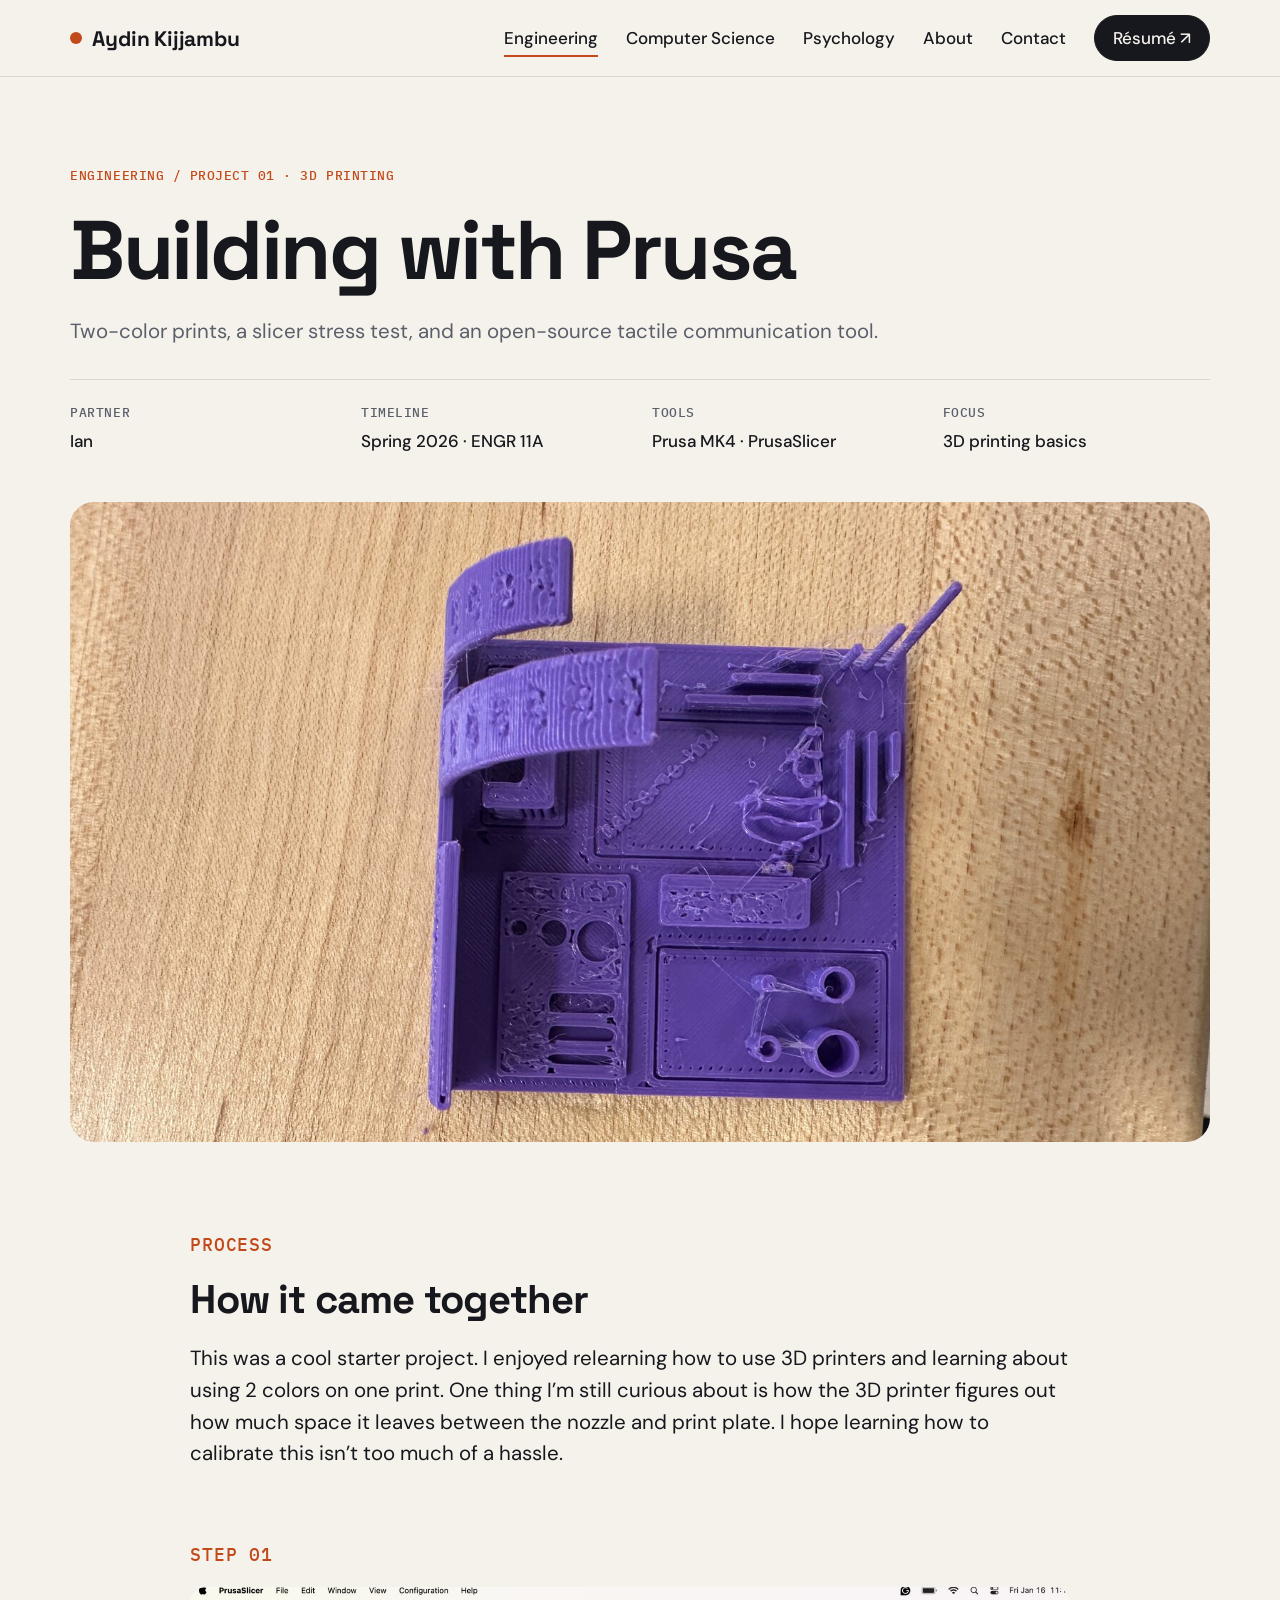
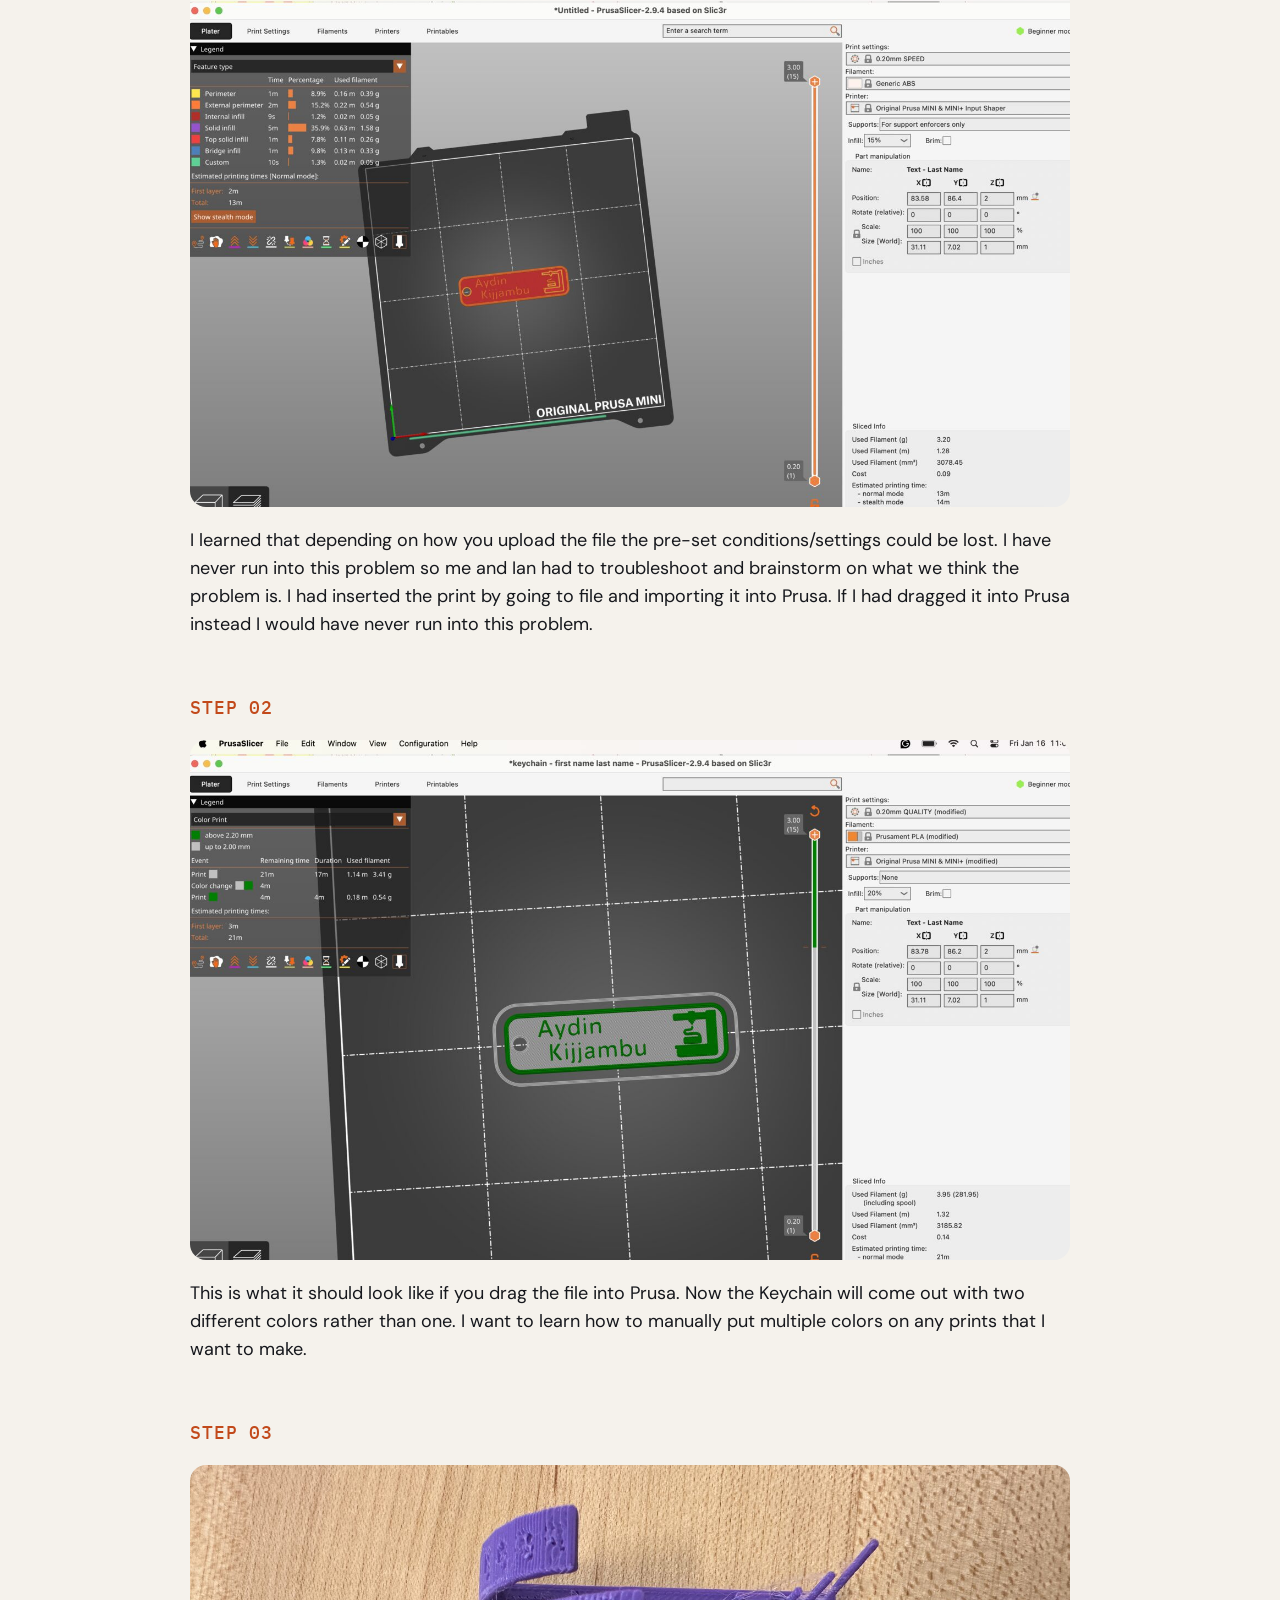
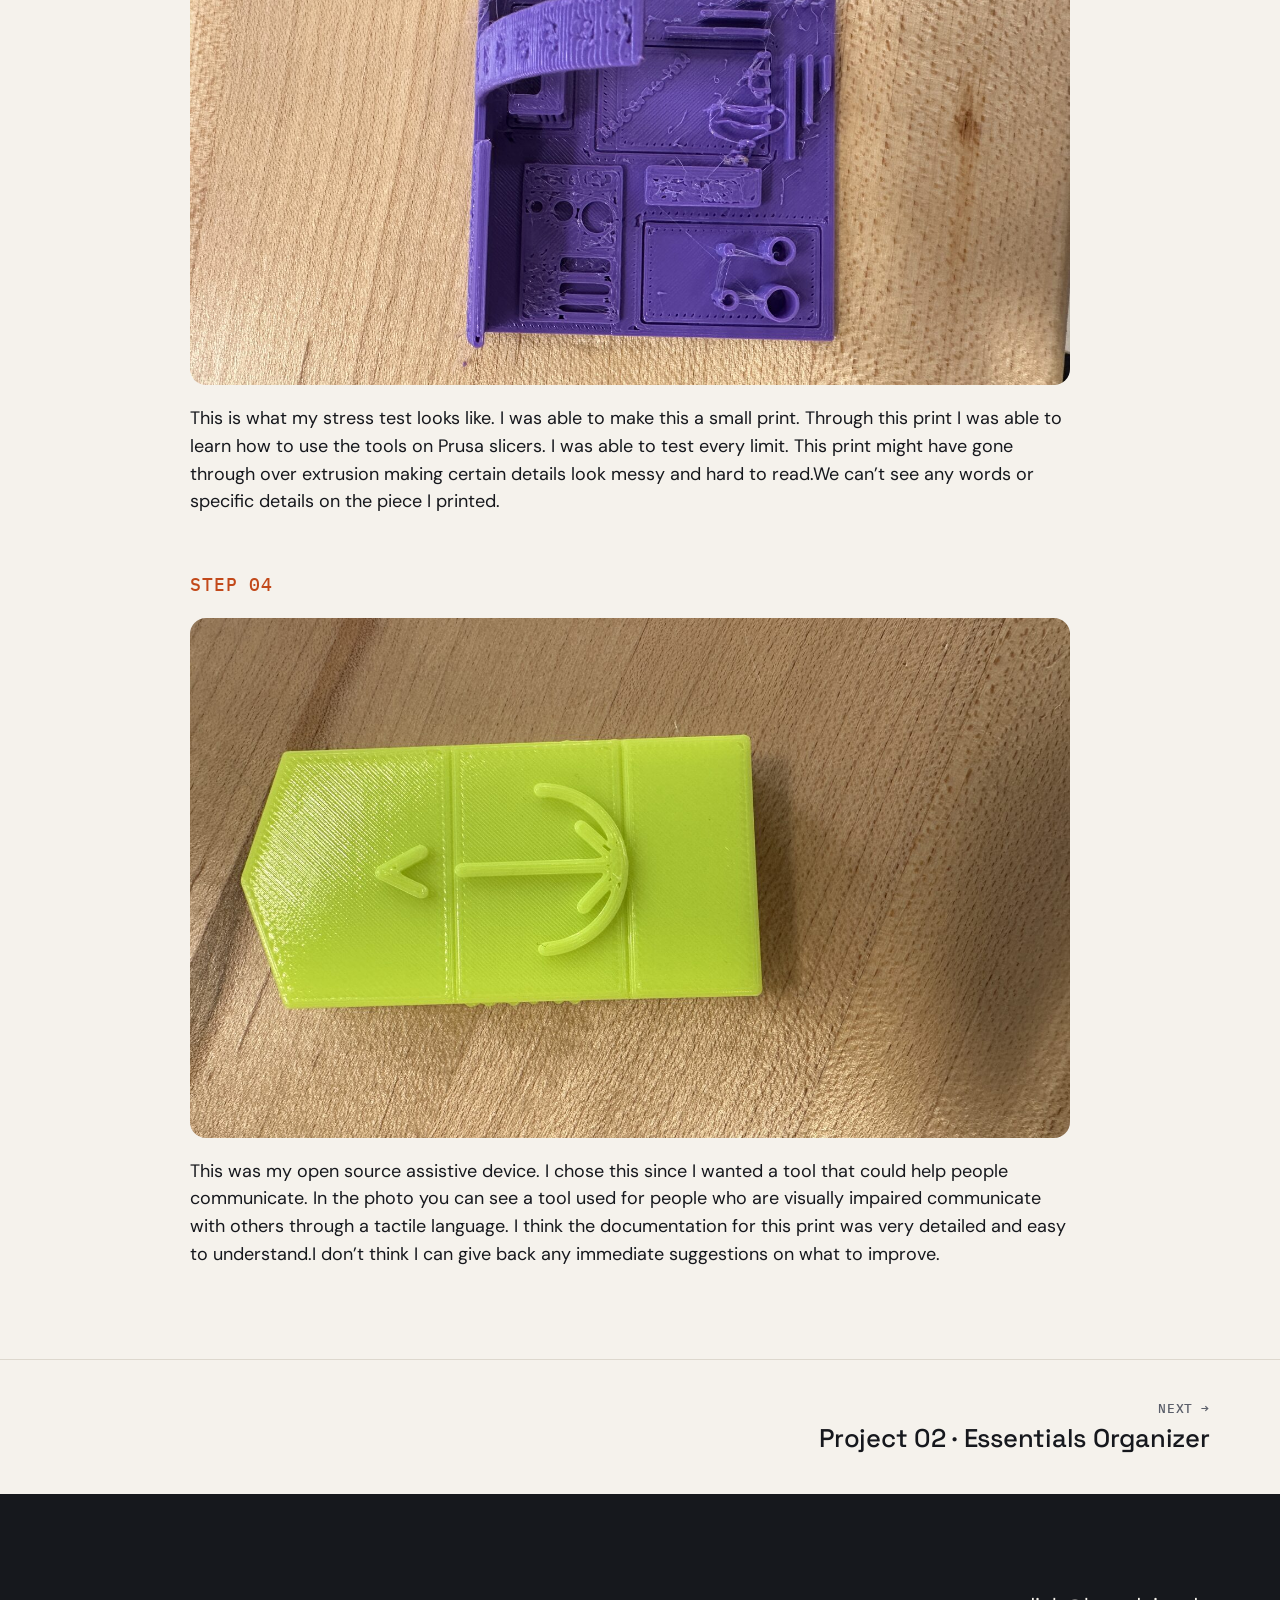
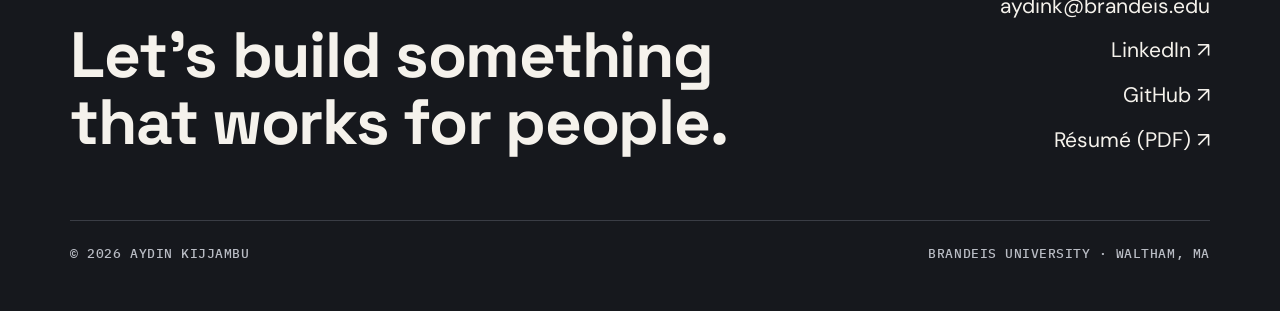
<file: projects/building-with-prusa.html>
<!DOCTYPE html>
<html lang="en">
<head>
  <meta charset="utf-8" />
  <meta name="viewport" content="width=device-width, initial-scale=1" />
  <title>Building with Prusa — Aydin Kijjambu</title>
  <meta name="description" content="Two-color prints, a slicer stress test, and an open-source tactile communication tool." />
  <meta name="author" content="Aydin Kijjambu" />
  <meta property="og:title" content="Building with Prusa — Aydin Kijjambu" />
  <meta property="og:description" content="Two-color prints, a slicer stress test, and an open-source tactile communication tool." />
  <link rel="icon" type="image/x-icon" href="../assets/favicon.ico" />
  <link rel="preconnect" href="https://fonts.googleapis.com" />
  <link rel="preconnect" href="https://fonts.gstatic.com" crossorigin />
  <link href="https://fonts.googleapis.com/css2?family=DM+Sans:wght@400;500&family=IBM+Plex+Mono:wght@500&family=Space+Grotesk:wght@500;700&display=swap" rel="stylesheet" />
  <link href="../css/site.css" rel="stylesheet" />
</head>
<body>
  <a class="skip" href="#main">Skip to content</a>
  <header class="nav">
    <div class="wrap">
      <a class="brand" href="../index.html">Aydin Kijjambu</a>
      <button class="menu-btn" type="button" aria-expanded="false" aria-controls="menu">Menu</button>
      <ul id="menu">
        <li><a class="link" href="../engineering.html" aria-current="page">Engineering</a></li>
        <li><a class="link" href="../computer-science.html">Computer Science</a></li>
        <li><a class="link" href="../psychology.html">Psychology</a></li>
        <li><a class="link" href="../index.html#about">About</a></li>
        <li><a class="link" href="#contact">Contact</a></li>
        <li><a class="pill dark small" href="../assets/Aydin-Kijjambu-Resume.pdf" target="_blank" rel="noopener">Résumé ↗</a></li>
      </ul>
    </div>
  </header>
  <main id="main">
    <section style="padding-bottom:0">
      <div class="wrap project-head">
        <p class="label accent crumbs"><a href="../engineering.html">Engineering</a> / Project 01 · 3D printing</p>
        <h1 class="page">Building with Prusa</h1>
        <p class="lead">Two-color prints, a slicer stress test, and an open-source tactile communication tool.</p>
        <div class="project-meta"><div><p class="label">Partner</p><strong>Ian</strong></div><div><p class="label">Timeline</p><strong>Spring 2026 · ENGR 11A</strong></div><div><p class="label">Tools</p><strong>Prusa MK4 · PrusaSlicer</strong></div><div><p class="label">Focus</p><strong>3D printing basics</strong></div></div>
      </div>
    </section>
    <div class="wrap"><img class="hero-img" src="../assets/img/portfolio/Project%201%20Photos/StressTest.jpg" alt="Purple stress-test print with overhangs, bridges and holes" /></div>
    <section>
      <div class="wrap" style="max-width:1040px">
        <div class="content">
          <section aria-labelledby="process">
            <p class="label accent">Process</p>
            <h2 id="process">How it came together</h2>
        <p class="big">This was a cool starter project. I enjoyed relearning how to use 3D printers and learning about using 2 colors on one print. One thing I’m still curious about is how the 3D printer figures out how much space it leaves between the nozzle and print plate. I hope learning how to calibrate this isn’t too much of a hassle.</p>
          </section>
          <div class="steps">
          <div class="step">
            <p class="label accent">Step 01</p>
            <div class="photos"><a href="../assets/img/portfolio/Project%201%20Photos/NameTag%20Mistake.jpg" target="_blank" rel="noopener" aria-label="Open full-size photo: Name tag keychain in PrusaSlicer set up as a single color after the file settings were lost"><img src="../assets/img/portfolio/Project%201%20Photos/NameTag%20Mistake.jpg" alt="Name tag keychain in PrusaSlicer set up as a single color after the file settings were lost" loading="lazy" /></a></div>
            <p>I learned that depending on how you upload the file the pre-set conditions/settings could be lost. I have never run into this problem so me and Ian had to troubleshoot and brainstorm on what we think the problem is. I had inserted the print by going to file and importing it into Prusa. If I had dragged it into Prusa instead I would have never run into this problem.</p>
          </div>
          <div class="step">
            <p class="label accent">Step 02</p>
            <div class="photos"><a href="../assets/img/portfolio/Project%201%20Photos/Proper%20Name%20Tag.jpg" target="_blank" rel="noopener" aria-label="Open full-size photo: Name tag keychain correctly set up for a two-color print in PrusaSlicer"><img src="../assets/img/portfolio/Project%201%20Photos/Proper%20Name%20Tag.jpg" alt="Name tag keychain correctly set up for a two-color print in PrusaSlicer" loading="lazy" /></a></div>
            <p>This is what it should look like if you drag the file into Prusa. Now the Keychain will come out with two different colors rather than one. I want to learn how to manually put multiple colors on any prints that I want to make.</p>
          </div>
          <div class="step">
            <p class="label accent">Step 03</p>
            <div class="photos"><a href="../assets/img/portfolio/Project%201%20Photos/StressTest.jpg" target="_blank" rel="noopener" aria-label="Open full-size photo: Purple stress-test print with overhangs, bridges and holes"><img src="../assets/img/portfolio/Project%201%20Photos/StressTest.jpg" alt="Purple stress-test print with overhangs, bridges and holes" loading="lazy" /></a></div>
            <p>This is what my stress test looks like. I was able to make this a small print. Through this print I was able to learn how to use the tools on Prusa slicers. I was able to test every limit. This print might have gone through over extrusion making certain details look messy and hard to read.We can’t see any words or specific details on the piece I printed.</p>
          </div>
          <div class="step">
            <p class="label accent">Step 04</p>
            <div class="photos"><a href="../assets/img/portfolio/Project%201%20Photos/Help%20Print.jpg" target="_blank" rel="noopener" aria-label="Open full-size photo: Green 3D printed tactile communication sign"><img src="../assets/img/portfolio/Project%201%20Photos/Help%20Print.jpg" alt="Green 3D printed tactile communication sign" loading="lazy" /></a></div>
            <p>This was my open source assistive device. I chose this since I wanted a tool that could help people communicate. In the photo you can see a tool used for people who are visually impaired communicate with others through a tactile language. I think the documentation for this print was very detailed and easy to understand.I don’t think I can give back any immediate suggestions on what to improve.</p>
          </div>
          </div>
        </div>
      </div>
    </section>
  </main>
  <nav class="pager" aria-label="More projects"><div class="wrap"><span></span><a class="next" href="essentials-organizer.html"><span class="label">Next →</span><h3>Project 02 · Essentials Organizer</h3></a></div></nav>
  <footer id="contact">
    <div class="wrap">
      <div class="top">
        <h2>Let’s build something<br />that works for people.</h2>
        <div class="links">
          <a href="mailto:aydink@brandeis.edu">aydink@brandeis.edu</a>
          <a href="https://www.linkedin.com/in/aydin-kijjambu-986672247" target="_blank" rel="noopener">LinkedIn ↗</a>
          <a href="https://github.com/KBradeis" target="_blank" rel="noopener">GitHub ↗</a>
          <a href="../assets/Aydin-Kijjambu-Resume.pdf" target="_blank" rel="noopener">Résumé (PDF) ↗</a>
        </div>
      </div>
      <div class="bottom">
        <p class="label">© 2026 Aydin Kijjambu</p>
        <p class="label">Brandeis University · Waltham, MA</p>
      </div>
    </div>
  </footer>
  <script src="../js/main.js"></script>
</body>
</html>
</file>
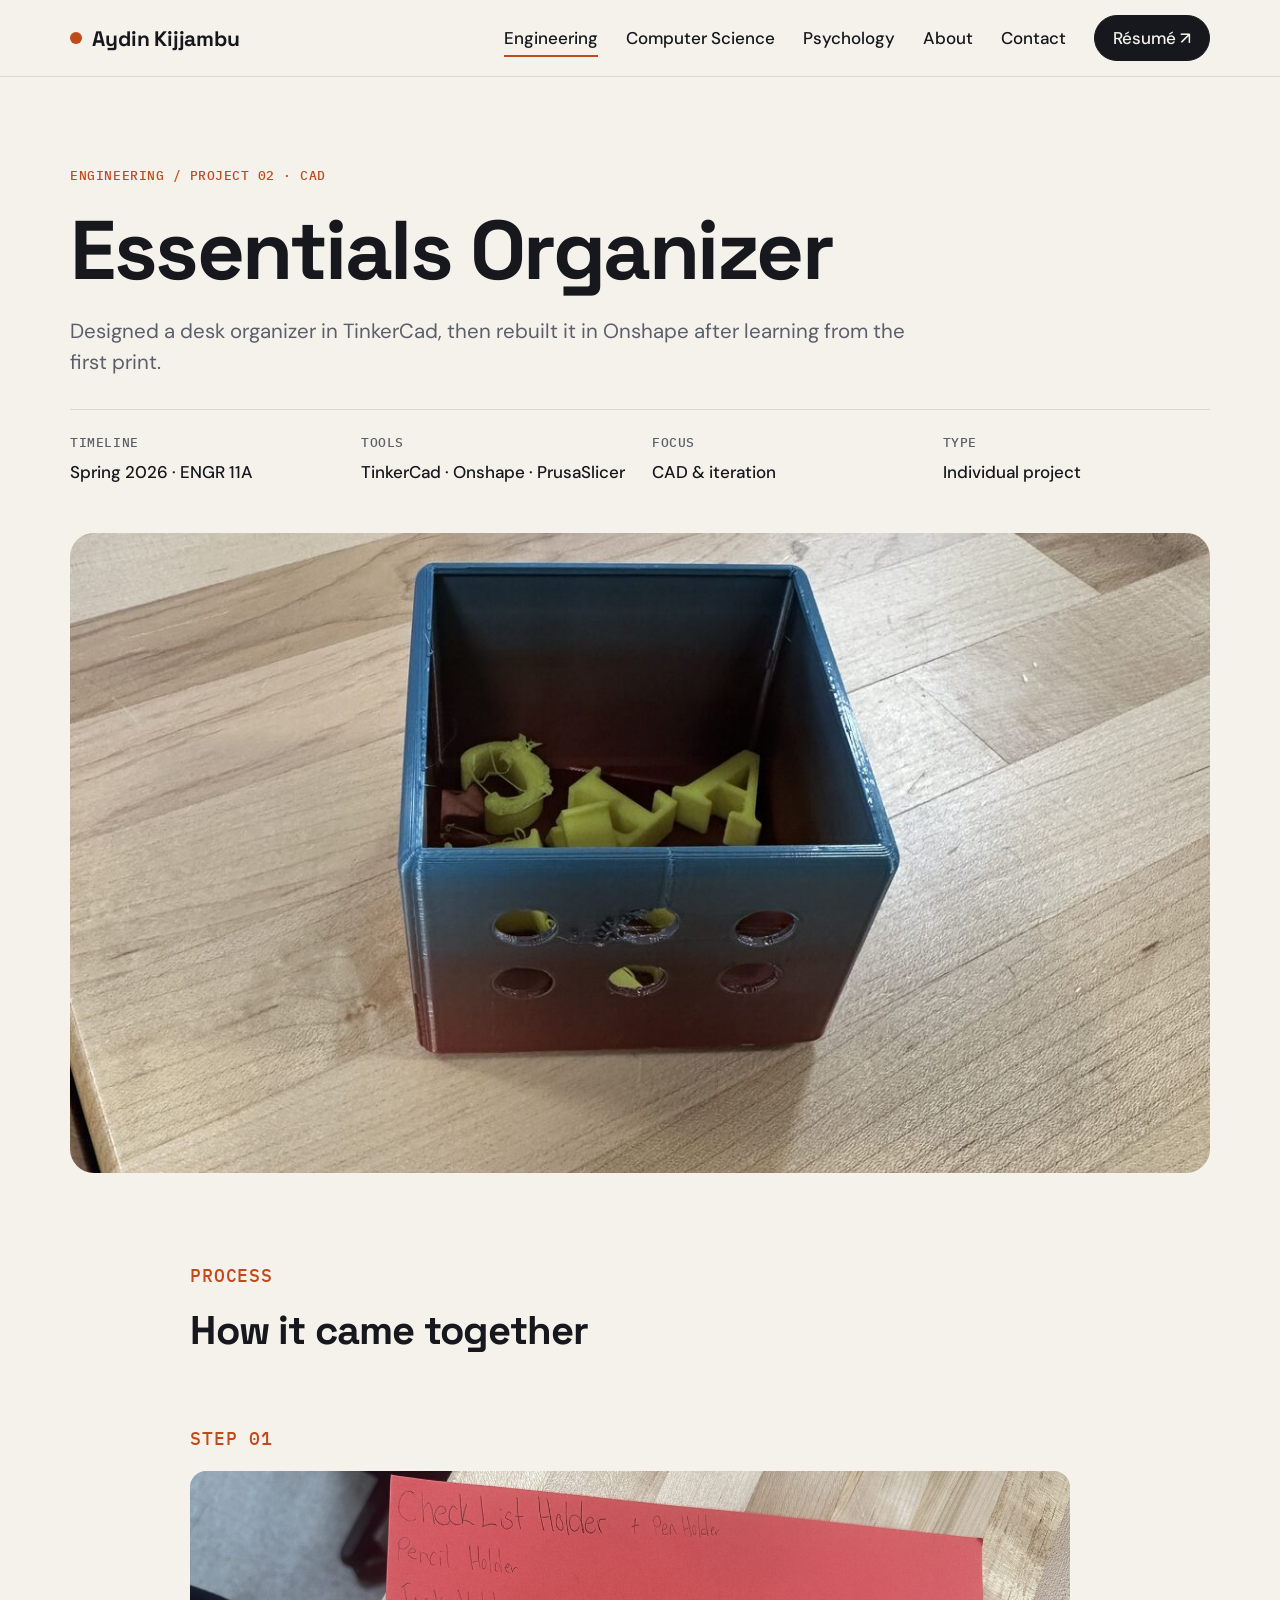
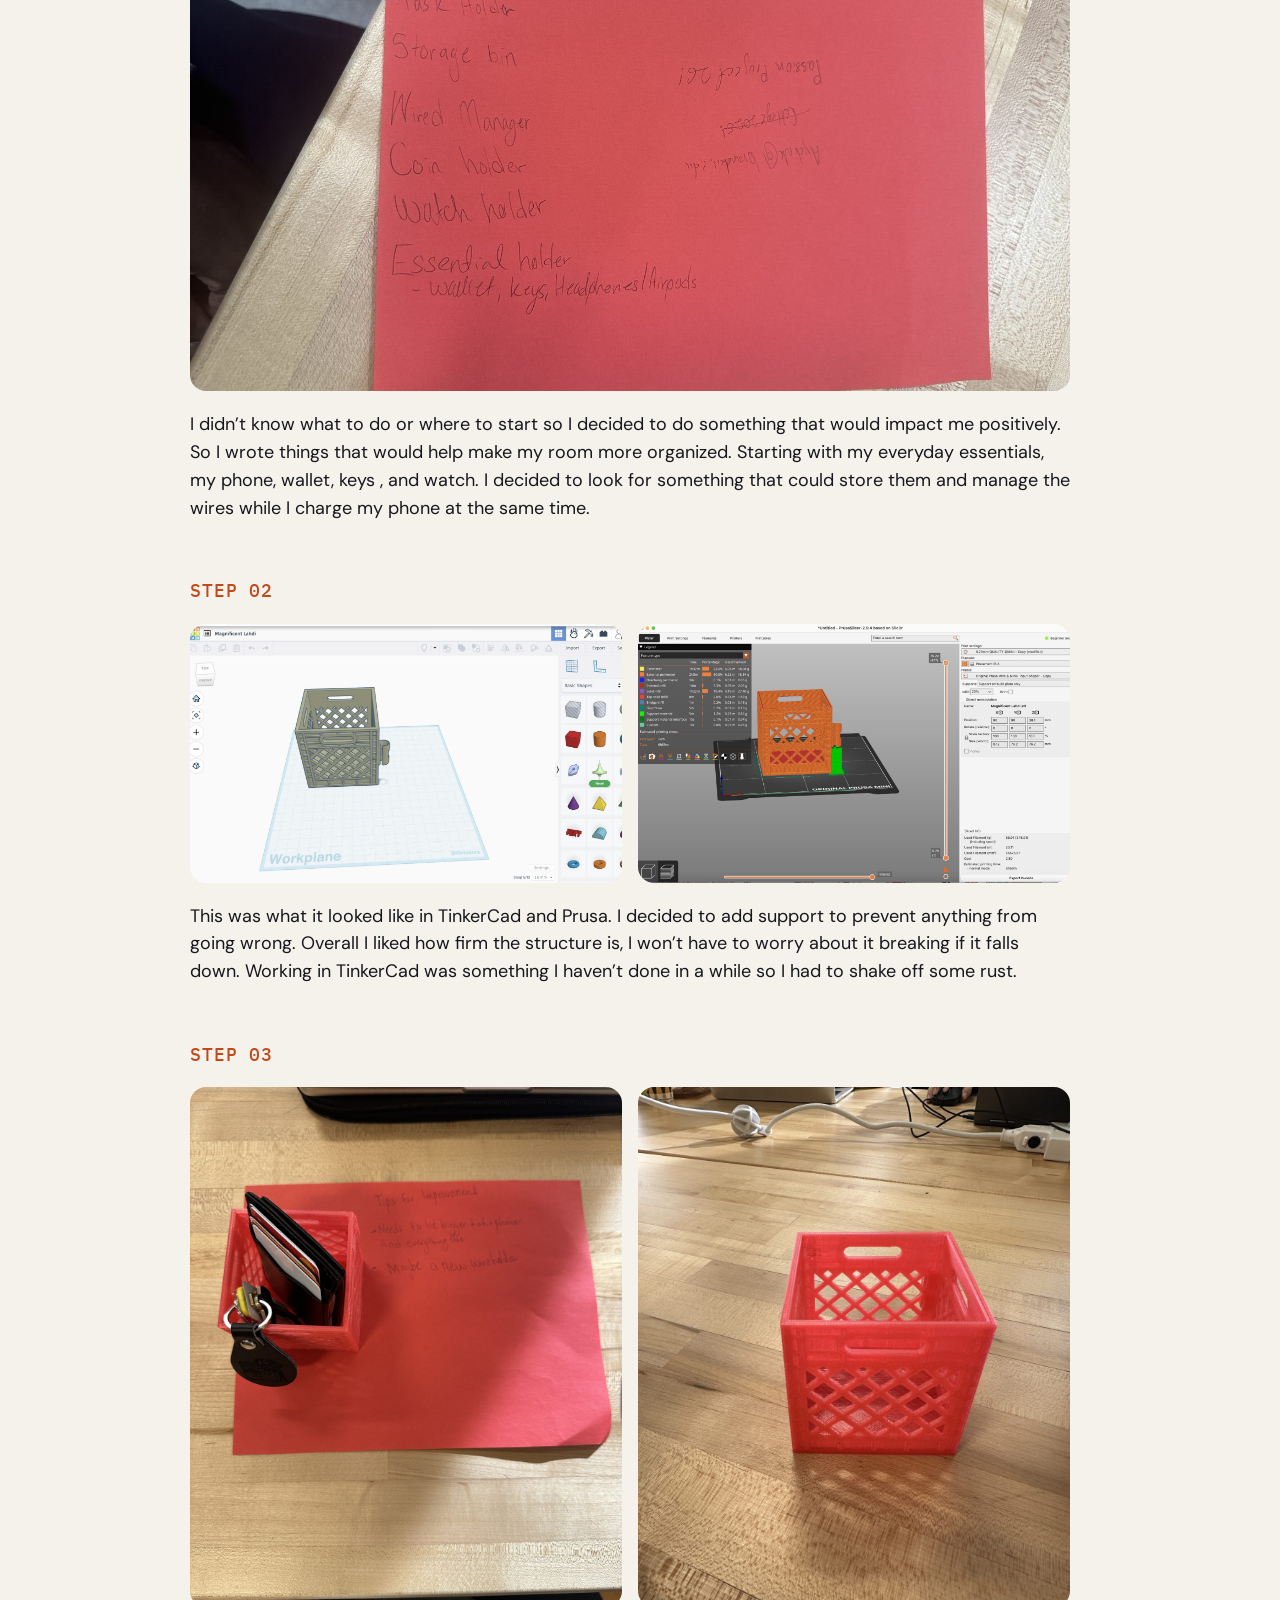
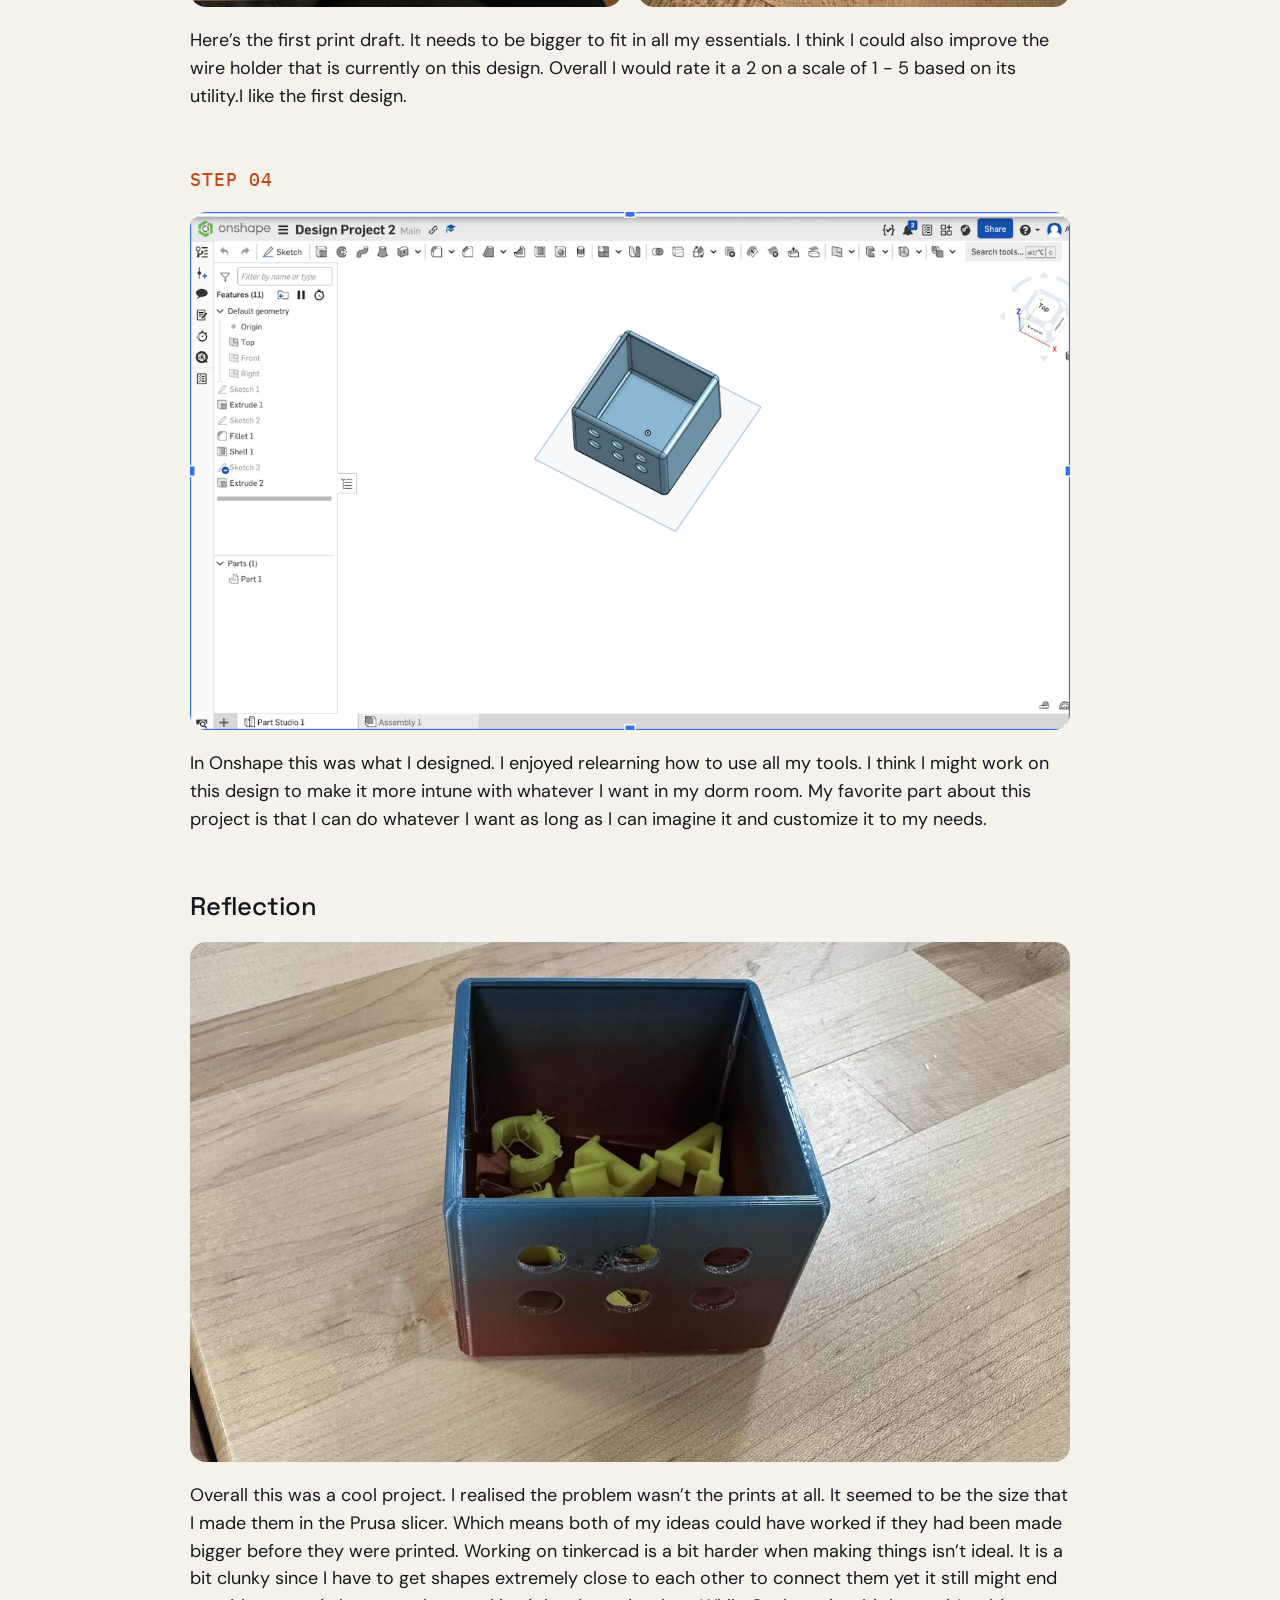
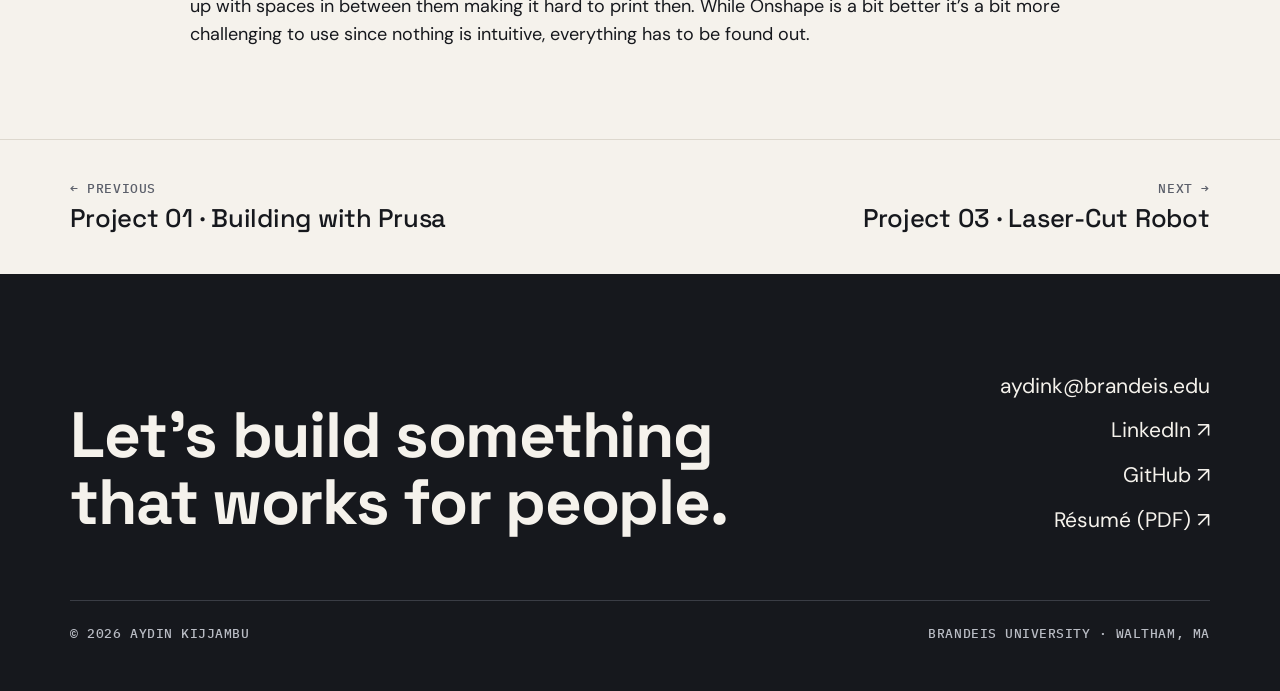
<file: projects/essentials-organizer.html>
<!DOCTYPE html>
<html lang="en">
<head>
  <meta charset="utf-8" />
  <meta name="viewport" content="width=device-width, initial-scale=1" />
  <title>Essentials Organizer — Aydin Kijjambu</title>
  <meta name="description" content="Designed a desk organizer in TinkerCad, then rebuilt it in Onshape after learning from the first print." />
  <meta name="author" content="Aydin Kijjambu" />
  <meta property="og:title" content="Essentials Organizer — Aydin Kijjambu" />
  <meta property="og:description" content="Designed a desk organizer in TinkerCad, then rebuilt it in Onshape after learning from the first print." />
  <link rel="icon" type="image/x-icon" href="../assets/favicon.ico" />
  <link rel="preconnect" href="https://fonts.googleapis.com" />
  <link rel="preconnect" href="https://fonts.gstatic.com" crossorigin />
  <link href="https://fonts.googleapis.com/css2?family=DM+Sans:wght@400;500&family=IBM+Plex+Mono:wght@500&family=Space+Grotesk:wght@500;700&display=swap" rel="stylesheet" />
  <link href="../css/site.css" rel="stylesheet" />
</head>
<body>
  <a class="skip" href="#main">Skip to content</a>
  <header class="nav">
    <div class="wrap">
      <a class="brand" href="../index.html">Aydin Kijjambu</a>
      <button class="menu-btn" type="button" aria-expanded="false" aria-controls="menu">Menu</button>
      <ul id="menu">
        <li><a class="link" href="../engineering.html" aria-current="page">Engineering</a></li>
        <li><a class="link" href="../computer-science.html">Computer Science</a></li>
        <li><a class="link" href="../psychology.html">Psychology</a></li>
        <li><a class="link" href="../index.html#about">About</a></li>
        <li><a class="link" href="#contact">Contact</a></li>
        <li><a class="pill dark small" href="../assets/Aydin-Kijjambu-Resume.pdf" target="_blank" rel="noopener">Résumé ↗</a></li>
      </ul>
    </div>
  </header>
  <main id="main">
    <section style="padding-bottom:0">
      <div class="wrap project-head">
        <p class="label accent crumbs"><a href="../engineering.html">Engineering</a> / Project 02 · CAD</p>
        <h1 class="page">Essentials Organizer</h1>
        <p class="lead">Designed a desk organizer in TinkerCad, then rebuilt it in Onshape after learning from the first print.</p>
        <div class="project-meta"><div><p class="label">Timeline</p><strong>Spring 2026 · ENGR 11A</strong></div><div><p class="label">Tools</p><strong>TinkerCad · Onshape · PrusaSlicer</strong></div><div><p class="label">Focus</p><strong>CAD & iteration</strong></div><div><p class="label">Type</p><strong>Individual project</strong></div></div>
      </div>
    </section>
    <div class="wrap"><img class="hero-img" src="../assets/img/portfolio/Project%202%20Photos/Proj%202%20Second%20Print.JPG" alt="Second print of the essentials organizer" /></div>
    <section>
      <div class="wrap" style="max-width:1040px">
        <div class="content">
          <section aria-labelledby="process">
            <p class="label accent">Process</p>
            <h2 id="process">How it came together</h2>
          </section>
          <div class="steps">
          <div class="step">
            <p class="label accent">Step 01</p>
            <div class="photos"><a href="../assets/img/portfolio/Project%202%20Photos/Project%202%20Ideas.JPG" target="_blank" rel="noopener" aria-label="Open full-size photo: Sketched ideas for a room organizer for everyday essentials"><img src="../assets/img/portfolio/Project%202%20Photos/Project%202%20Ideas.JPG" alt="Sketched ideas for a room organizer for everyday essentials" loading="lazy" /></a></div>
            <p>I didn’t know what to do or where to start so I decided to do something that would impact me positively. So I wrote things that would help make my room more organized. Starting with my everyday essentials, my phone, wallet, keys , and watch. I decided to look for something that could store them and manage the wires while I charge my phone at the same time.</p>
          </div>
          <div class="step">
            <p class="label accent">Step 02</p>
            <div class="photos"><a href="../assets/img/portfolio/Project%202%20Photos/TinkerCad%20Model.jpg" target="_blank" rel="noopener" aria-label="Open full-size photo: Essentials organizer modeled in TinkerCad"><img src="../assets/img/portfolio/Project%202%20Photos/TinkerCad%20Model.jpg" alt="Essentials organizer modeled in TinkerCad" loading="lazy" /></a><a href="../assets/img/portfolio/Project%202%20Photos/Prusa%20Model.jpg" target="_blank" rel="noopener" aria-label="Open full-size photo: Organizer model with supports in PrusaSlicer"><img src="../assets/img/portfolio/Project%202%20Photos/Prusa%20Model.jpg" alt="Organizer model with supports in PrusaSlicer" loading="lazy" /></a></div>
            <p>This was what it looked like in TinkerCad and Prusa. I decided to add support to prevent anything from going wrong. Overall I liked how firm the structure is, I won’t have to worry about it breaking if it falls down. Working in TinkerCad was something I haven’t done in a while so I had to shake off some rust.</p>
          </div>
          <div class="step">
            <p class="label accent">Step 03</p>
            <div class="photos"><a href="../assets/img/portfolio/Project%202%20Photos/Project%202%20Tips%20for%20improvement.JPG" target="_blank" rel="noopener" aria-label="Open full-size photo: Notes on how to improve the first organizer print"><img src="../assets/img/portfolio/Project%202%20Photos/Project%202%20Tips%20for%20improvement.JPG" alt="Notes on how to improve the first organizer print" loading="lazy" /></a><a href="../assets/img/portfolio/Project%202%20Photos/Proj%202%20first%20print.JPG" target="_blank" rel="noopener" aria-label="Open full-size photo: First printed draft of the essentials organizer"><img src="../assets/img/portfolio/Project%202%20Photos/Proj%202%20first%20print.JPG" alt="First printed draft of the essentials organizer" loading="lazy" /></a></div>
            <p>Here’s the first print draft. It needs to be bigger to fit in all my essentials. I think I could also improve the wire holder that is currently on this design. Overall I would rate it a 2 on a scale of 1 - 5 based on its utility.I like the first design.</p>
          </div>
          <div class="step">
            <p class="label accent">Step 04</p>
            <div class="photos"><a href="../assets/img/portfolio/Project%202%20Photos/Onshape%20Model.png" target="_blank" rel="noopener" aria-label="Open full-size photo: Box-shaped organizer redesigned in Onshape"><img src="../assets/img/portfolio/Project%202%20Photos/Onshape%20Model.png" alt="Box-shaped organizer redesigned in Onshape" loading="lazy" /></a></div>
            <p>In Onshape this was what I designed. I enjoyed relearning how to use all my tools. I think I might work on this design to make it more intune with whatever I want in my dorm room. My favorite part about this project is that I can do whatever I want as long as I can imagine it and customize it to my needs.</p>
          </div>
          <div class="step">
            <h3>Reflection</h3>
            <div class="photos"><a href="../assets/img/portfolio/Project%202%20Photos/Proj%202%20Second%20Print.JPG" target="_blank" rel="noopener" aria-label="Open full-size photo: Second print of the organizer"><img src="../assets/img/portfolio/Project%202%20Photos/Proj%202%20Second%20Print.JPG" alt="Second print of the organizer" loading="lazy" /></a></div>
            <p>Overall this was a cool project. I realised the problem wasn’t the prints at all. It seemed to be the size that I made them in the Prusa slicer. Which means both of my ideas could have worked if they had been made bigger before they were printed. Working on tinkercad is a bit harder when making things isn’t ideal. It is a bit clunky since I have to get shapes extremely close to each other to connect them yet it still might end up with spaces in between them making it hard to print then. While Onshape is a bit better it’s a bit more challenging to use since nothing is intuitive, everything has to be found out.</p>
          </div>
          </div>
        </div>
      </div>
    </section>
  </main>
  <nav class="pager" aria-label="More projects"><div class="wrap"><a href="building-with-prusa.html"><span class="label">← Previous</span><h3>Project 01 · Building with Prusa</h3></a><a class="next" href="laser-cut-robot.html"><span class="label">Next →</span><h3>Project 03 · Laser-Cut Robot</h3></a></div></nav>
  <footer id="contact">
    <div class="wrap">
      <div class="top">
        <h2>Let’s build something<br />that works for people.</h2>
        <div class="links">
          <a href="mailto:aydink@brandeis.edu">aydink@brandeis.edu</a>
          <a href="https://www.linkedin.com/in/aydin-kijjambu-986672247" target="_blank" rel="noopener">LinkedIn ↗</a>
          <a href="https://github.com/KBradeis" target="_blank" rel="noopener">GitHub ↗</a>
          <a href="../assets/Aydin-Kijjambu-Resume.pdf" target="_blank" rel="noopener">Résumé (PDF) ↗</a>
        </div>
      </div>
      <div class="bottom">
        <p class="label">© 2026 Aydin Kijjambu</p>
        <p class="label">Brandeis University · Waltham, MA</p>
      </div>
    </div>
  </footer>
  <script src="../js/main.js"></script>
</body>
</html>
</file>
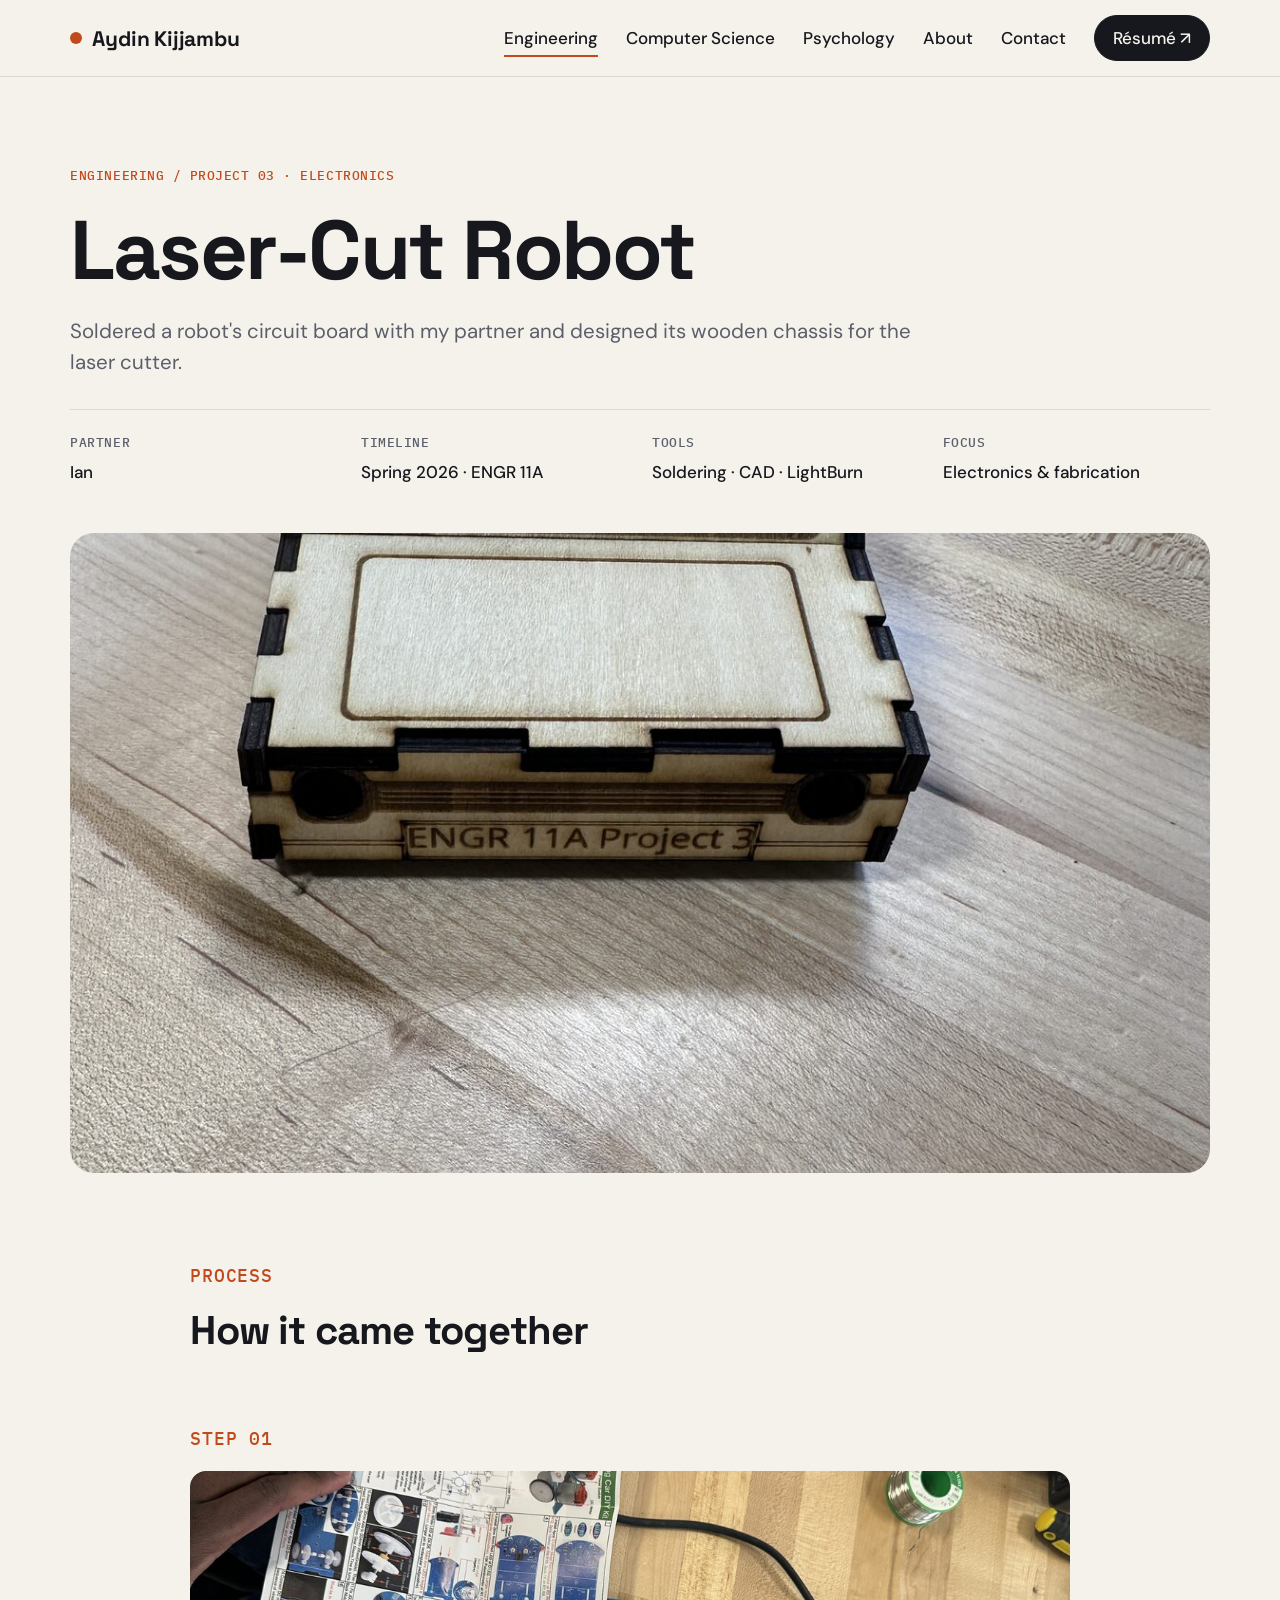
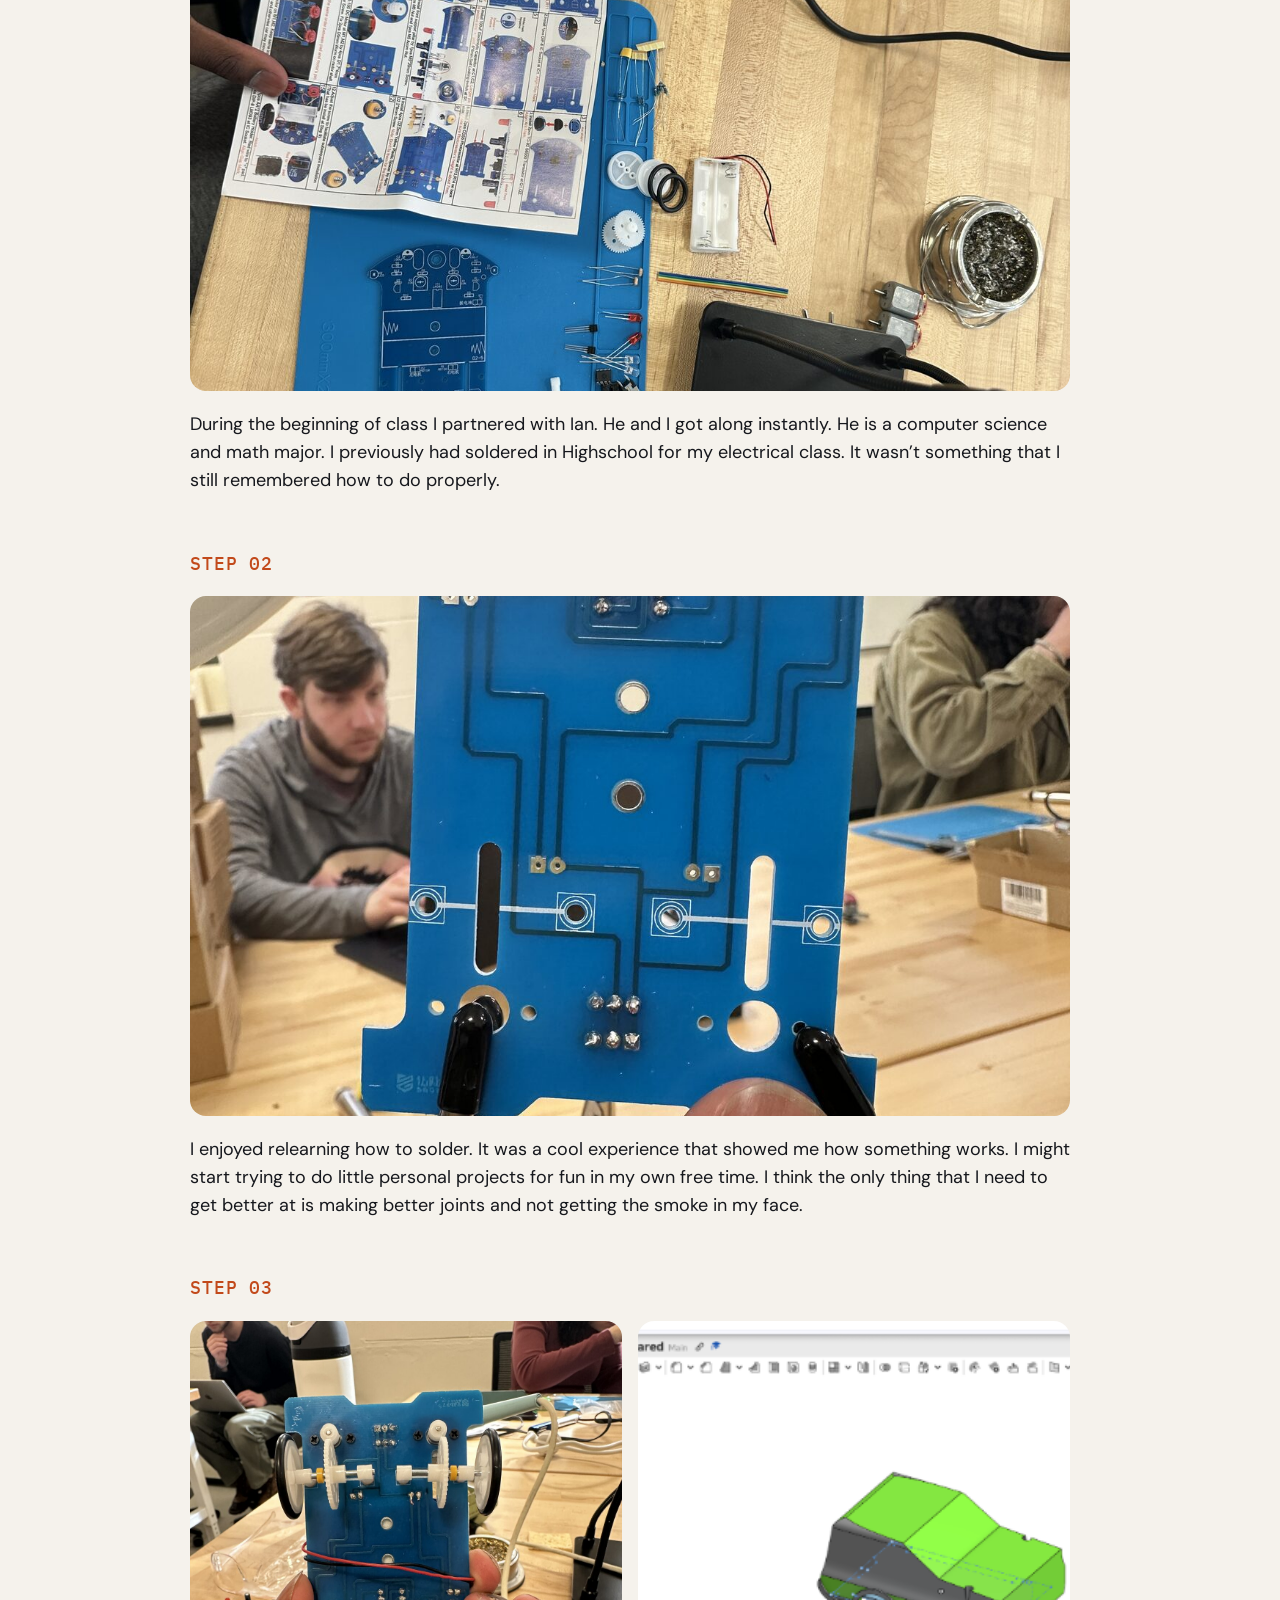
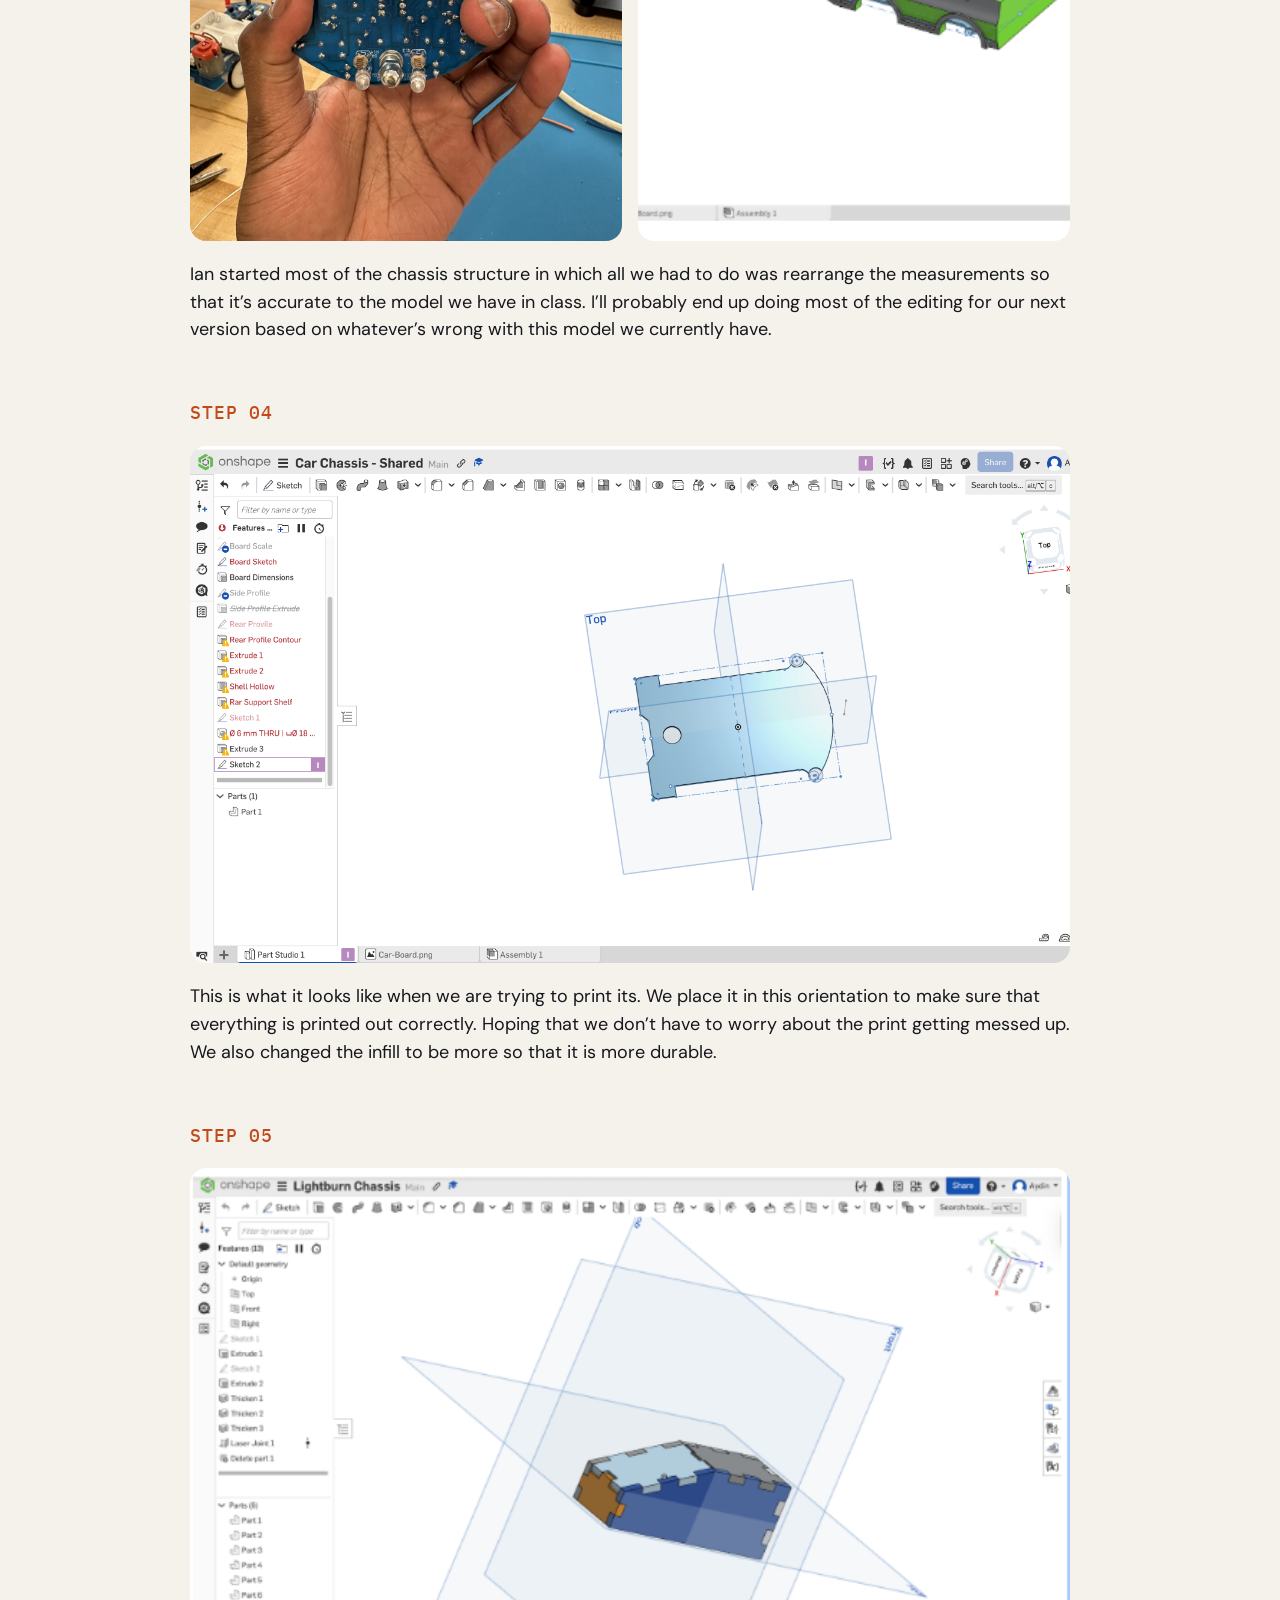
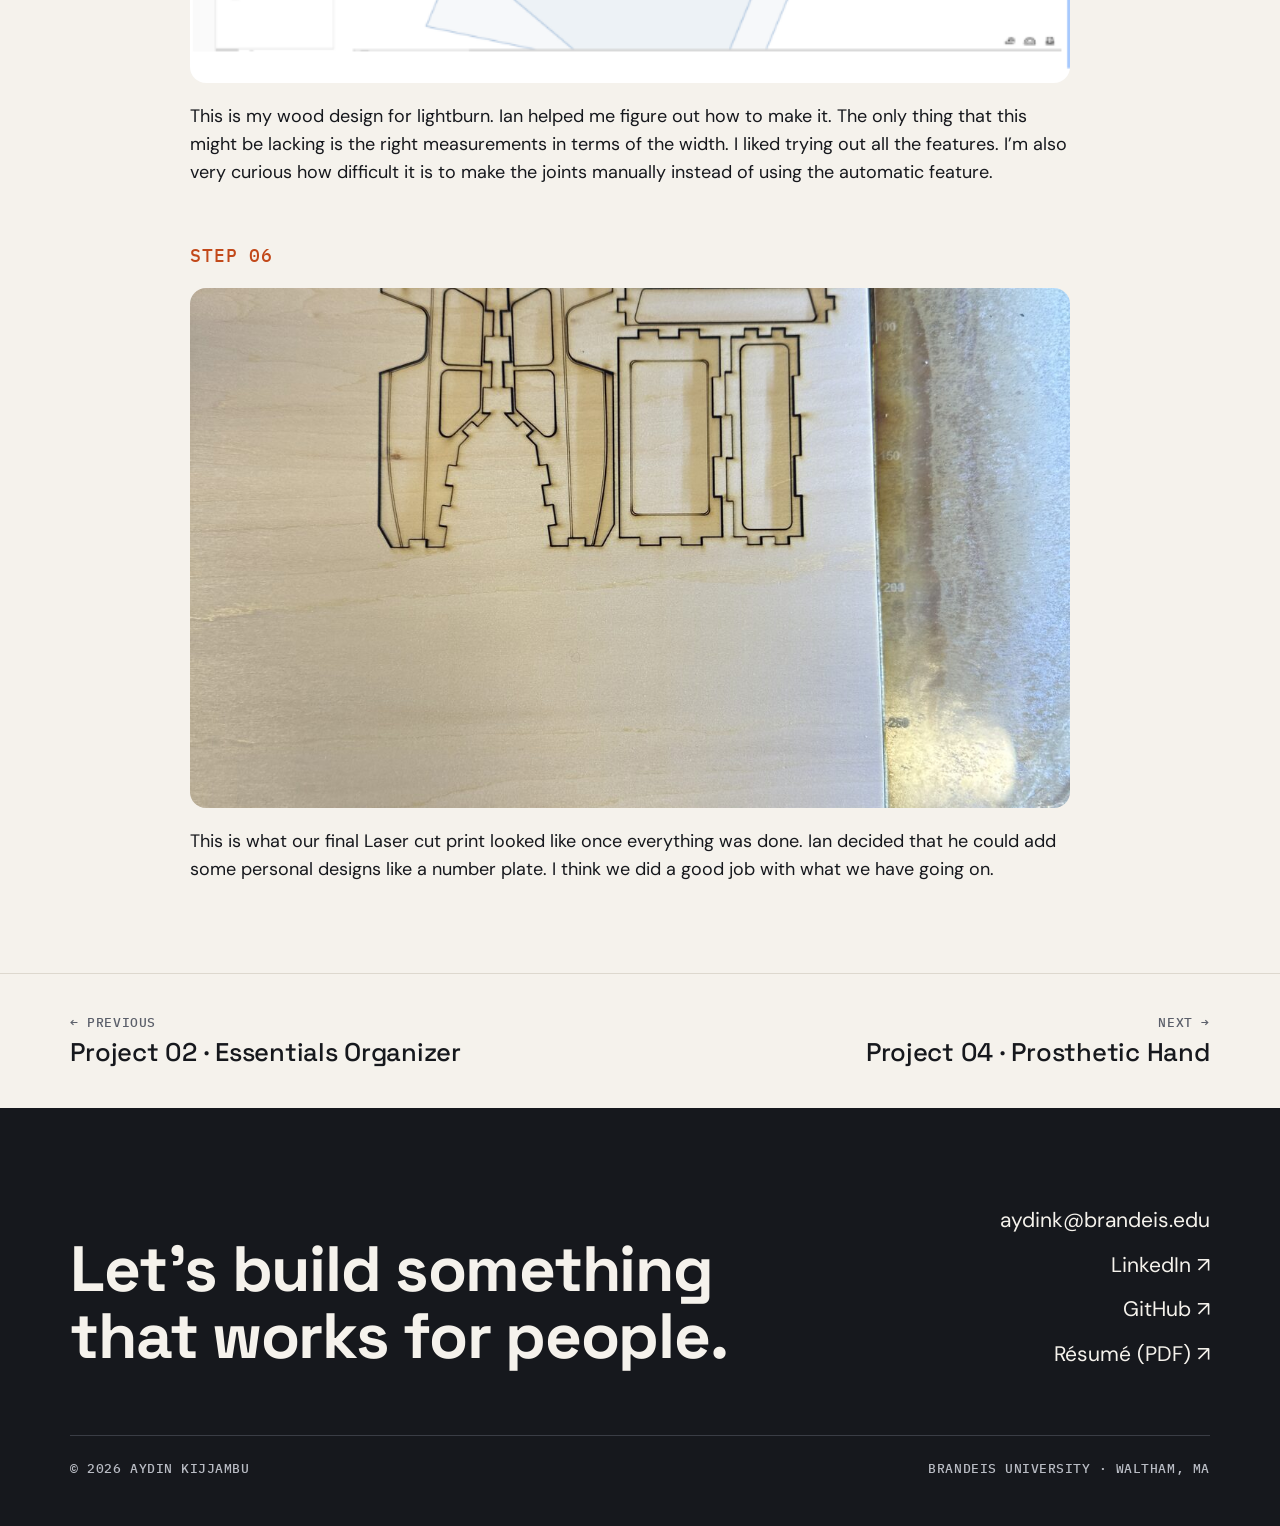
<file: projects/laser-cut-robot.html>
<!DOCTYPE html>
<html lang="en">
<head>
  <meta charset="utf-8" />
  <meta name="viewport" content="width=device-width, initial-scale=1" />
  <title>Laser-Cut Robot — Aydin Kijjambu</title>
  <meta name="description" content="Soldered a robot&#x27;s circuit board with my partner and designed its wooden chassis for the laser cutter." />
  <meta name="author" content="Aydin Kijjambu" />
  <meta property="og:title" content="Laser-Cut Robot — Aydin Kijjambu" />
  <meta property="og:description" content="Soldered a robot&#x27;s circuit board with my partner and designed its wooden chassis for the laser cutter." />
  <link rel="icon" type="image/x-icon" href="../assets/favicon.ico" />
  <link rel="preconnect" href="https://fonts.googleapis.com" />
  <link rel="preconnect" href="https://fonts.gstatic.com" crossorigin />
  <link href="https://fonts.googleapis.com/css2?family=DM+Sans:wght@400;500&family=IBM+Plex+Mono:wght@500&family=Space+Grotesk:wght@500;700&display=swap" rel="stylesheet" />
  <link href="../css/site.css" rel="stylesheet" />
</head>
<body>
  <a class="skip" href="#main">Skip to content</a>
  <header class="nav">
    <div class="wrap">
      <a class="brand" href="../index.html">Aydin Kijjambu</a>
      <button class="menu-btn" type="button" aria-expanded="false" aria-controls="menu">Menu</button>
      <ul id="menu">
        <li><a class="link" href="../engineering.html" aria-current="page">Engineering</a></li>
        <li><a class="link" href="../computer-science.html">Computer Science</a></li>
        <li><a class="link" href="../psychology.html">Psychology</a></li>
        <li><a class="link" href="../index.html#about">About</a></li>
        <li><a class="link" href="#contact">Contact</a></li>
        <li><a class="pill dark small" href="../assets/Aydin-Kijjambu-Resume.pdf" target="_blank" rel="noopener">Résumé ↗</a></li>
      </ul>
    </div>
  </header>
  <main id="main">
    <section style="padding-bottom:0">
      <div class="wrap project-head">
        <p class="label accent crumbs"><a href="../engineering.html">Engineering</a> / Project 03 · Electronics</p>
        <h1 class="page">Laser-Cut Robot</h1>
        <p class="lead">Soldered a robot's circuit board with my partner and designed its wooden chassis for the laser cutter.</p>
        <div class="project-meta"><div><p class="label">Partner</p><strong>Ian</strong></div><div><p class="label">Timeline</p><strong>Spring 2026 · ENGR 11A</strong></div><div><p class="label">Tools</p><strong>Soldering · CAD · LightBurn</strong></div><div><p class="label">Focus</p><strong>Electronics & fabrication</strong></div></div>
      </div>
    </section>
    <div class="wrap"><img class="hero-img" src="../assets/img/portfolio/Project%203%20Photos/IMG_5980.jpg" alt="Assembled laser-cut wooden robot chassis labeled ENGR 11A Project 3" /></div>
    <section>
      <div class="wrap" style="max-width:1040px">
        <div class="content">
          <section aria-labelledby="process">
            <p class="label accent">Process</p>
            <h2 id="process">How it came together</h2>
          </section>
          <div class="steps">
          <div class="step">
            <p class="label accent">Step 01</p>
            <div class="photos"><a href="../assets/img/portfolio/Project%203%20Photos/IMG_5903.jpg" target="_blank" rel="noopener" aria-label="Open full-size photo: Soldering the robot circuit board"><img src="../assets/img/portfolio/Project%203%20Photos/IMG_5903.jpg" alt="Soldering the robot circuit board" loading="lazy" /></a></div>
            <p>During the beginning of class I partnered with Ian. He and I got along instantly. He is a computer science and math major. I previously had soldered in Highschool for my electrical class. It wasn’t something that I still remembered how to do properly.</p>
          </div>
          <div class="step">
            <p class="label accent">Step 02</p>
            <div class="photos"><a href="../assets/img/portfolio/Project%203%20Photos/IMG_5906.jpg" target="_blank" rel="noopener" aria-label="Open full-size photo: Soldering components onto the blue robot circuit board"><img src="../assets/img/portfolio/Project%203%20Photos/IMG_5906.jpg" alt="Soldering components onto the blue robot circuit board" loading="lazy" /></a></div>
            <p>I enjoyed relearning how to solder. It was a cool experience that showed me how something works. I might start trying to do little personal projects for fun in my own free time. I think the only thing that I need to get better at is making better joints and not getting the smoke in my face.</p>
          </div>
          <div class="step">
            <p class="label accent">Step 03</p>
            <div class="photos"><a href="../assets/img/portfolio/Project%203%20Photos/IMG_5914.jpg" target="_blank" rel="noopener" aria-label="Open full-size photo: Assembled robot circuit board with wheels and motors"><img src="../assets/img/portfolio/Project%203%20Photos/IMG_5914.jpg" alt="Assembled robot circuit board with wheels and motors" loading="lazy" /></a><a href="../assets/img/portfolio/Project%203%20Photos/Screenshot%202026-03-03%20at%206.20.04%E2%80%AFPM.png" target="_blank" rel="noopener" aria-label="Open full-size photo: CAD model of the robot chassis"><img src="../assets/img/portfolio/Project%203%20Photos/Screenshot%202026-03-03%20at%206.20.04%E2%80%AFPM.png" alt="CAD model of the robot chassis" loading="lazy" /></a></div>
            <p>Ian started most of the chassis structure in which all we had to do was rearrange the measurements so that it’s accurate to the model we have in class. I’ll probably end up doing most of the editing for our next version based on whatever’s wrong with this model we currently have.</p>
          </div>
          <div class="step">
            <p class="label accent">Step 04</p>
            <div class="photos"><a href="../assets/img/portfolio/Project%203%20Photos/Screenshot%202026-02-27%20at%2010.24.49%E2%80%AFAM.png" target="_blank" rel="noopener" aria-label="Open full-size photo: Robot chassis parts oriented for printing in the slicer"><img src="../assets/img/portfolio/Project%203%20Photos/Screenshot%202026-02-27%20at%2010.24.49%E2%80%AFAM.png" alt="Robot chassis parts oriented for printing in the slicer" loading="lazy" /></a></div>
            <p>This is what it looks like when we are trying to print its. We place it in this orientation to make sure that everything is printed out correctly. Hoping that we don’t have to worry about the print getting messed up. We also changed the infill to be more so that it is more durable.</p>
          </div>
          <div class="step">
            <p class="label accent">Step 05</p>
            <div class="photos"><a href="../assets/img/portfolio/Project%203%20Photos/Screenshot%202026-03-21%20at%203.43.45%E2%80%AFPM.png" target="_blank" rel="noopener" aria-label="Open full-size photo: Wood chassis design in LightBurn for laser cutting"><img src="../assets/img/portfolio/Project%203%20Photos/Screenshot%202026-03-21%20at%203.43.45%E2%80%AFPM.png" alt="Wood chassis design in LightBurn for laser cutting" loading="lazy" /></a></div>
            <p>This is my wood design for lightburn. Ian helped me figure out how to make it. The only thing that this might be lacking is the right measurements in terms of the width. I liked trying out all the features. I’m also very curious how difficult it is to make the joints manually instead of using the automatic feature.</p>
          </div>
          <div class="step">
            <p class="label accent">Step 06</p>
            <div class="photos"><a href="../assets/img/portfolio/Project%203%20Photos/IMG_5978.jpg" target="_blank" rel="noopener" aria-label="Open full-size photo: Laser-cut wood sheet with the robot chassis parts"><img src="../assets/img/portfolio/Project%203%20Photos/IMG_5978.jpg" alt="Laser-cut wood sheet with the robot chassis parts" loading="lazy" /></a></div>
            <p>This is what our final Laser cut print looked like once everything was done. Ian decided that he could add some personal designs like a number plate. I think we did a good job with what we have going on.</p>
          </div>
          </div>
        </div>
      </div>
    </section>
  </main>
  <nav class="pager" aria-label="More projects"><div class="wrap"><a href="essentials-organizer.html"><span class="label">← Previous</span><h3>Project 02 · Essentials Organizer</h3></a><a class="next" href="prosthetic-hand.html"><span class="label">Next →</span><h3>Project 04 · Prosthetic Hand</h3></a></div></nav>
  <footer id="contact">
    <div class="wrap">
      <div class="top">
        <h2>Let’s build something<br />that works for people.</h2>
        <div class="links">
          <a href="mailto:aydink@brandeis.edu">aydink@brandeis.edu</a>
          <a href="https://www.linkedin.com/in/aydin-kijjambu-986672247" target="_blank" rel="noopener">LinkedIn ↗</a>
          <a href="https://github.com/KBradeis" target="_blank" rel="noopener">GitHub ↗</a>
          <a href="../assets/Aydin-Kijjambu-Resume.pdf" target="_blank" rel="noopener">Résumé (PDF) ↗</a>
        </div>
      </div>
      <div class="bottom">
        <p class="label">© 2026 Aydin Kijjambu</p>
        <p class="label">Brandeis University · Waltham, MA</p>
      </div>
    </div>
  </footer>
  <script src="../js/main.js"></script>
</body>
</html>
</file>
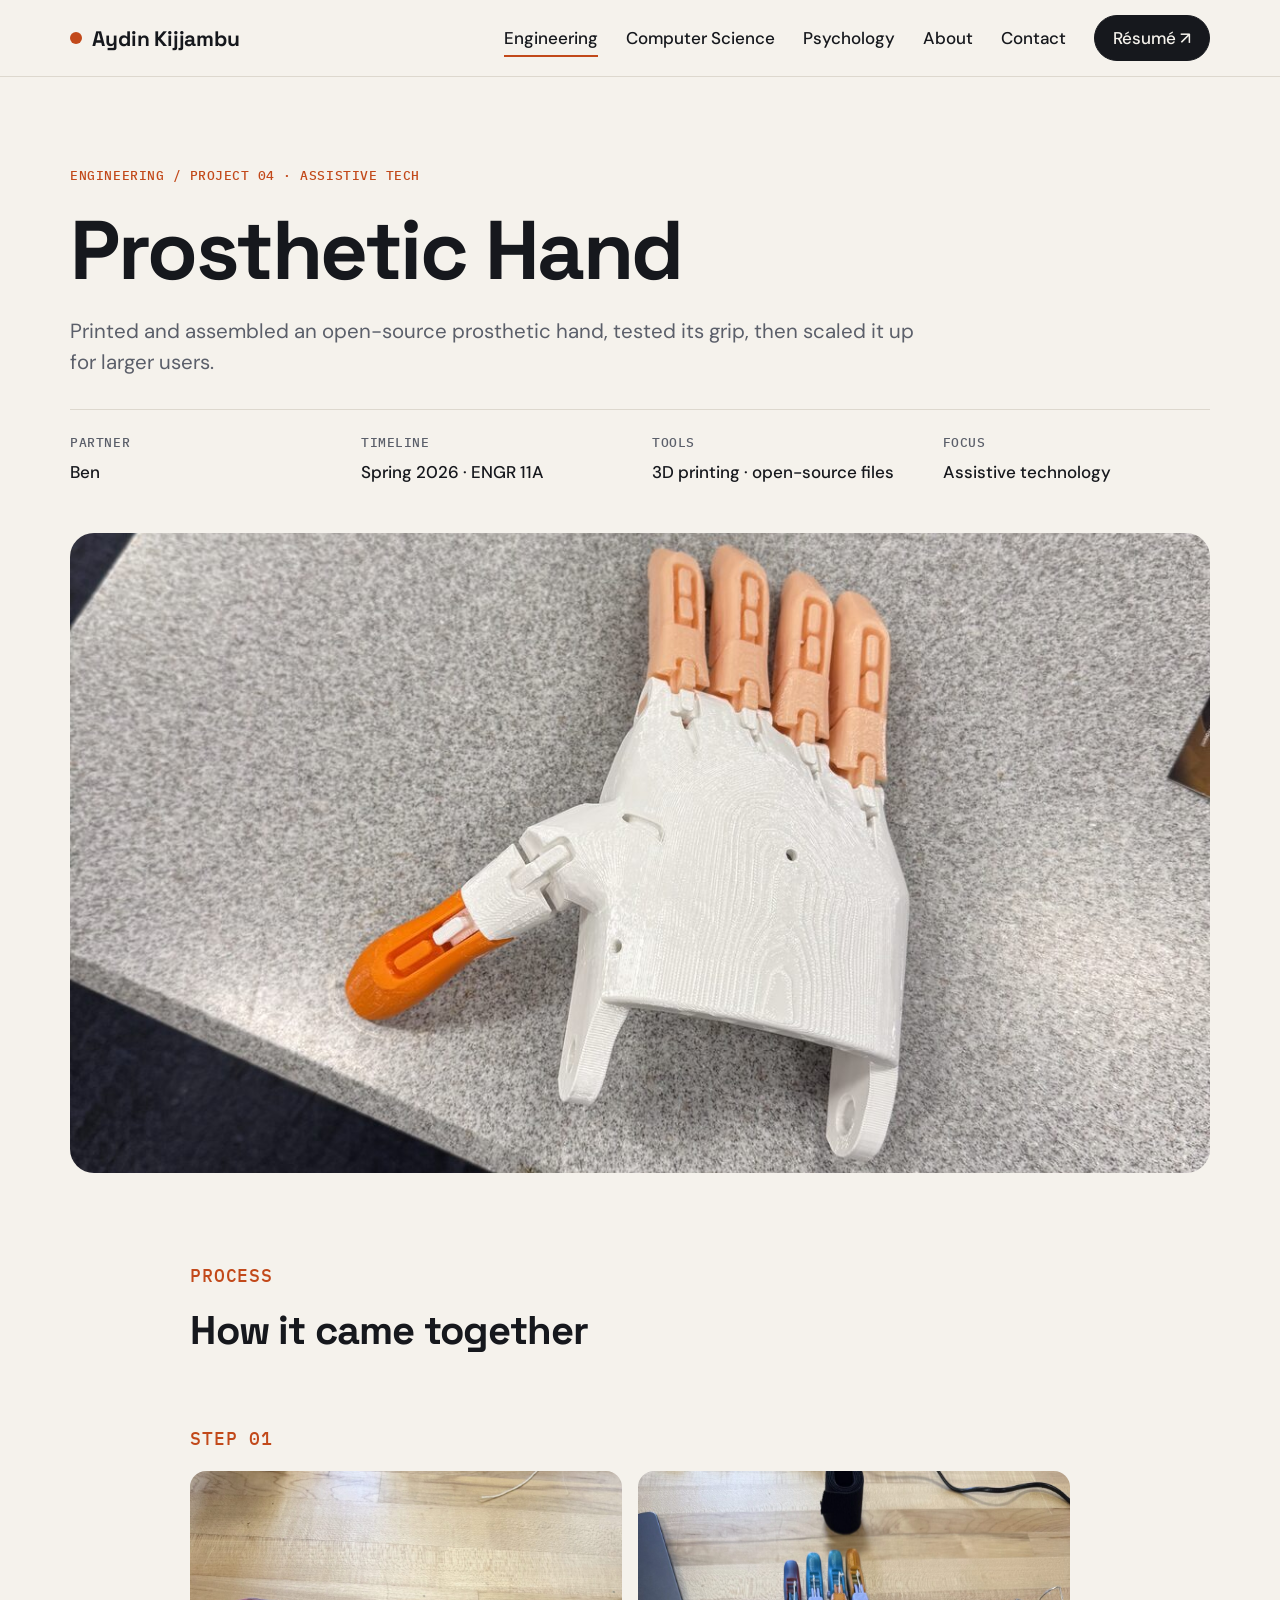
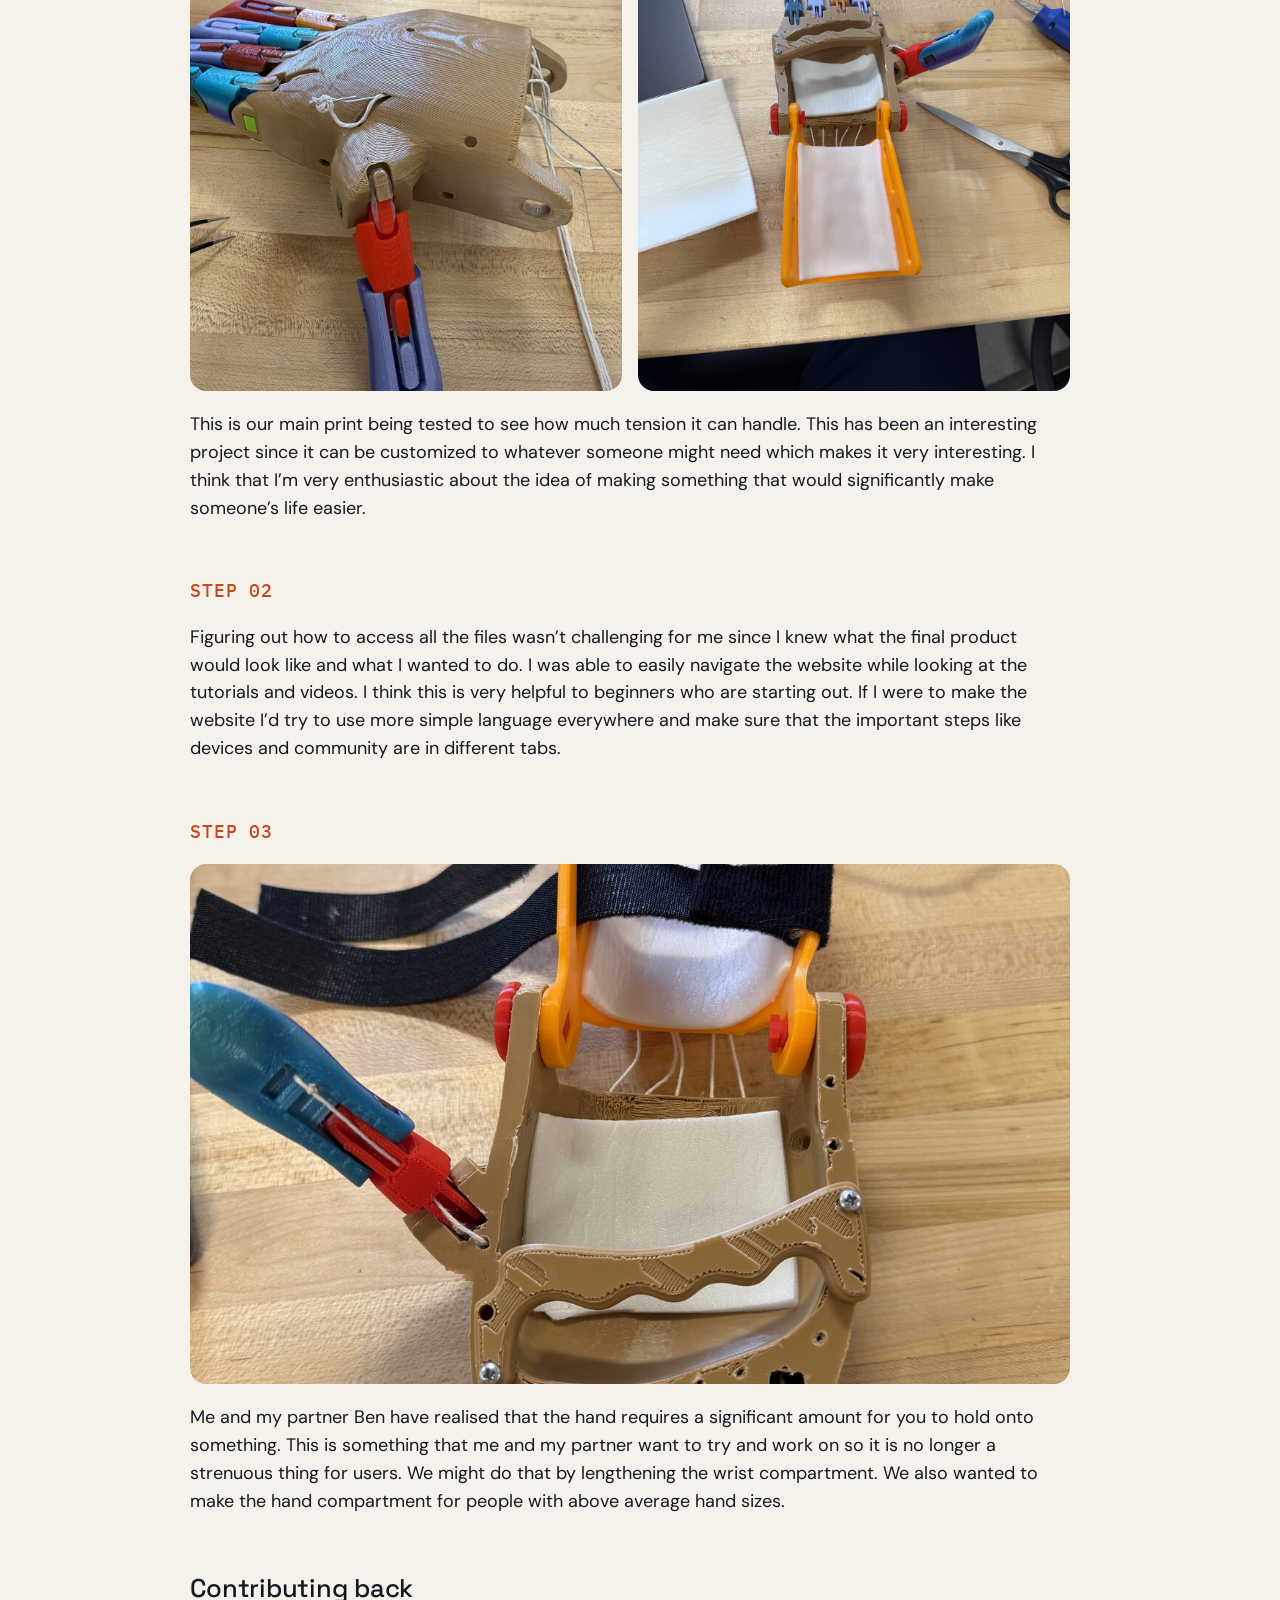
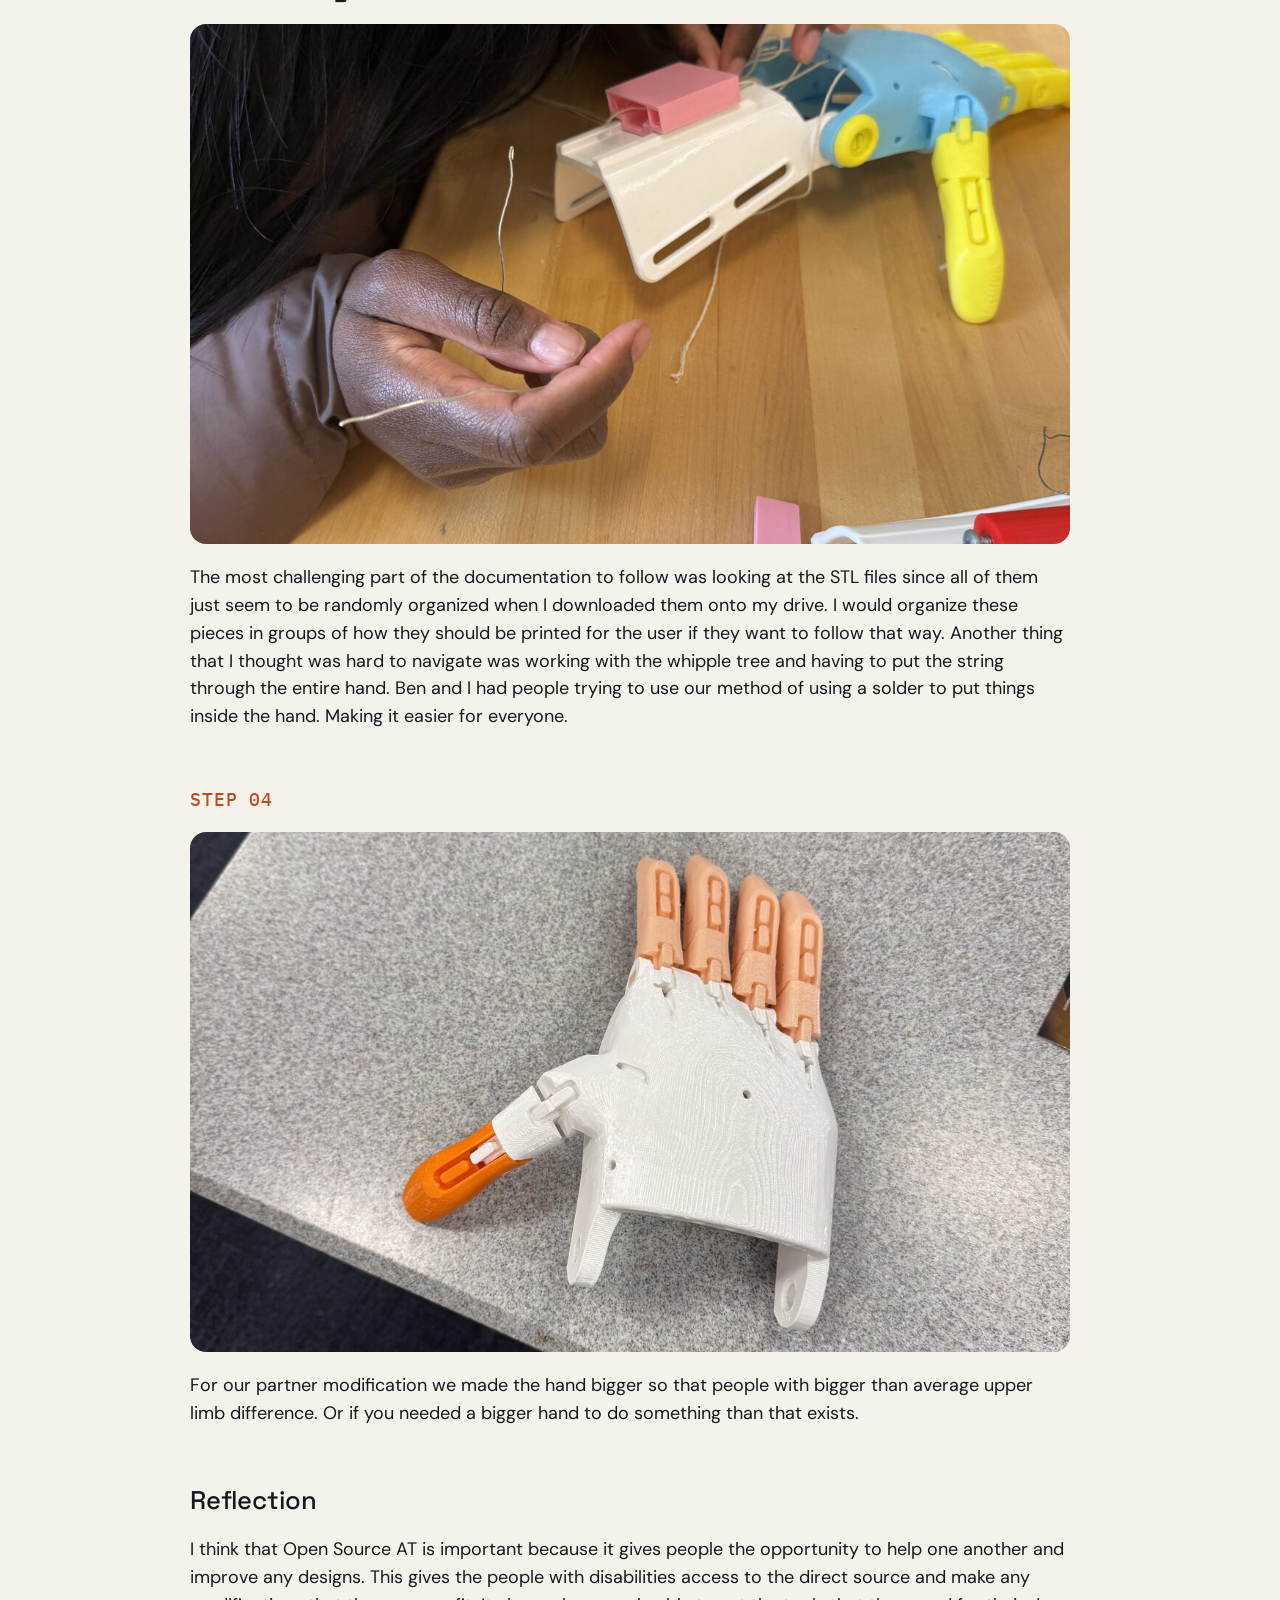
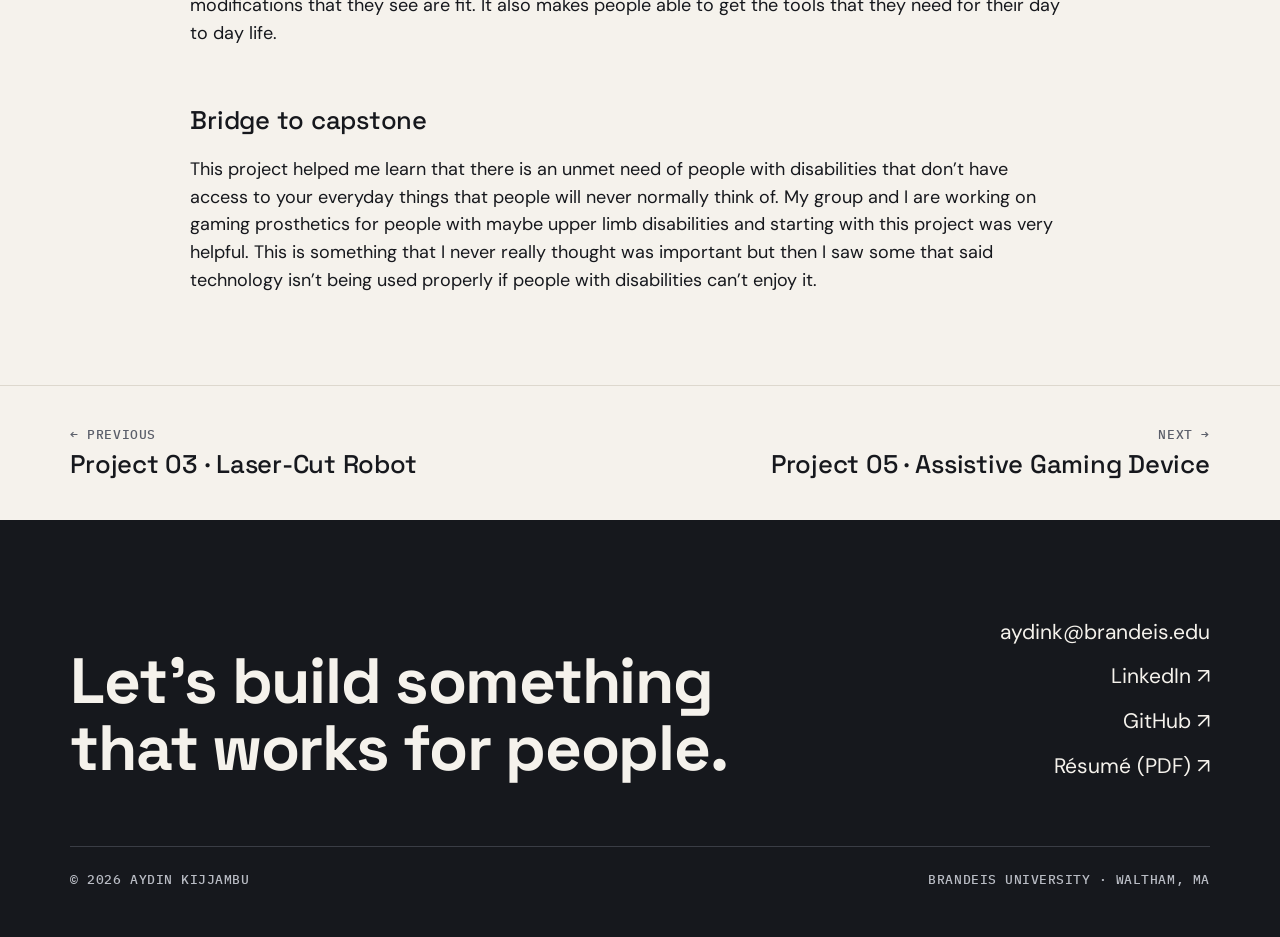
<file: projects/prosthetic-hand.html>
<!DOCTYPE html>
<html lang="en">
<head>
  <meta charset="utf-8" />
  <meta name="viewport" content="width=device-width, initial-scale=1" />
  <title>Prosthetic Hand — Aydin Kijjambu</title>
  <meta name="description" content="Printed and assembled an open-source prosthetic hand, tested its grip, then scaled it up for larger users." />
  <meta name="author" content="Aydin Kijjambu" />
  <meta property="og:title" content="Prosthetic Hand — Aydin Kijjambu" />
  <meta property="og:description" content="Printed and assembled an open-source prosthetic hand, tested its grip, then scaled it up for larger users." />
  <link rel="icon" type="image/x-icon" href="../assets/favicon.ico" />
  <link rel="preconnect" href="https://fonts.googleapis.com" />
  <link rel="preconnect" href="https://fonts.gstatic.com" crossorigin />
  <link href="https://fonts.googleapis.com/css2?family=DM+Sans:wght@400;500&family=IBM+Plex+Mono:wght@500&family=Space+Grotesk:wght@500;700&display=swap" rel="stylesheet" />
  <link href="../css/site.css" rel="stylesheet" />
</head>
<body>
  <a class="skip" href="#main">Skip to content</a>
  <header class="nav">
    <div class="wrap">
      <a class="brand" href="../index.html">Aydin Kijjambu</a>
      <button class="menu-btn" type="button" aria-expanded="false" aria-controls="menu">Menu</button>
      <ul id="menu">
        <li><a class="link" href="../engineering.html" aria-current="page">Engineering</a></li>
        <li><a class="link" href="../computer-science.html">Computer Science</a></li>
        <li><a class="link" href="../psychology.html">Psychology</a></li>
        <li><a class="link" href="../index.html#about">About</a></li>
        <li><a class="link" href="#contact">Contact</a></li>
        <li><a class="pill dark small" href="../assets/Aydin-Kijjambu-Resume.pdf" target="_blank" rel="noopener">Résumé ↗</a></li>
      </ul>
    </div>
  </header>
  <main id="main">
    <section style="padding-bottom:0">
      <div class="wrap project-head">
        <p class="label accent crumbs"><a href="../engineering.html">Engineering</a> / Project 04 · Assistive tech</p>
        <h1 class="page">Prosthetic Hand</h1>
        <p class="lead">Printed and assembled an open-source prosthetic hand, tested its grip, then scaled it up for larger users.</p>
        <div class="project-meta"><div><p class="label">Partner</p><strong>Ben</strong></div><div><p class="label">Timeline</p><strong>Spring 2026 · ENGR 11A</strong></div><div><p class="label">Tools</p><strong>3D printing · open-source files</strong></div><div><p class="label">Focus</p><strong>Assistive technology</strong></div></div>
      </div>
    </section>
    <div class="wrap"><img class="hero-img" src="../assets/img/portfolio/Project%204%20Photos/IMG_0383.jpg" alt="Finished white and orange prosthetic hand" /></div>
    <section>
      <div class="wrap" style="max-width:1040px">
        <div class="content">
          <section aria-labelledby="process">
            <p class="label accent">Process</p>
            <h2 id="process">How it came together</h2>
          </section>
          <div class="steps">
          <div class="step">
            <p class="label accent">Step 01</p>
            <div class="photos"><a href="../assets/img/portfolio/Project%204%20Photos/IMG_0360.jpg" target="_blank" rel="noopener" aria-label="Open full-size photo: 3D printed prosthetic hand with multicolored fingers"><img src="../assets/img/portfolio/Project%204%20Photos/IMG_0360.jpg" alt="3D printed prosthetic hand with multicolored fingers" loading="lazy" /></a><a href="../assets/img/portfolio/Project%204%20Photos/IMG_0375.jpg" target="_blank" rel="noopener" aria-label="Open full-size photo: Prosthetic hand print being tested for tension"><img src="../assets/img/portfolio/Project%204%20Photos/IMG_0375.jpg" alt="Prosthetic hand print being tested for tension" loading="lazy" /></a></div>
            <p>This is our main print being tested to see how much tension it can handle. This has been an interesting project since it can be customized to whatever someone might need which makes it very interesting. I think that I’m very enthusiastic about the idea of making something that would significantly make someone’s life easier.</p>
          </div>
          <div class="step">
            <p class="label accent">Step 02</p>
            <p>Figuring out how to access all the files wasn’t challenging for me since I knew what the final product would look like and what I wanted to do. I was able to easily navigate the website while looking at the tutorials and videos. I think this is very helpful to beginners who are starting out. If I were to make the website I’d try to use more simple language everywhere and make sure that the important steps like devices and community are in different tabs.</p>
          </div>
          <div class="step">
            <p class="label accent">Step 03</p>
            <div class="photos"><a href="../assets/img/portfolio/Project%204%20Photos/IMG_0376.jpg" target="_blank" rel="noopener" aria-label="Open full-size photo: Prosthetic hand with straps and wrist cuff attached"><img src="../assets/img/portfolio/Project%204%20Photos/IMG_0376.jpg" alt="Prosthetic hand with straps and wrist cuff attached" loading="lazy" /></a></div>
            <p>Me and my partner Ben have realised that the hand requires a significant amount for you to hold onto something. This is something that me and my partner want to try and work on so it is no longer a strenuous thing for users. We might do that by lengthening the wrist compartment. We also wanted to make the hand compartment for people with above average hand sizes.</p>
          </div>
          <div class="step">
            <h3>Contributing back</h3>
            <div class="photos"><a href="../assets/img/portfolio/Project%204%20Photos/IMG_0377.jpg" target="_blank" rel="noopener" aria-label="Open full-size photo: Assembling the parts of a smaller prosthetic hand"><img src="../assets/img/portfolio/Project%204%20Photos/IMG_0377.jpg" alt="Assembling the parts of a smaller prosthetic hand" loading="lazy" /></a></div>
            <p>The most challenging part of the documentation to follow was looking at the STL files since all of them just seem to be randomly organized when I downloaded them onto my drive. I would organize these pieces in groups of how they should be printed for the user if they want to follow that way. Another thing that I thought was hard to navigate was working with the whipple tree and having to put the string through the entire hand. Ben and I had people trying to use our method of using a solder to put things inside the hand. Making it easier for everyone.</p>
          </div>
          <div class="step">
            <p class="label accent">Step 04</p>
            <div class="photos"><a href="../assets/img/portfolio/Project%204%20Photos/IMG_0383.jpg" target="_blank" rel="noopener" aria-label="Open full-size photo: Finished white and orange prosthetic hand"><img src="../assets/img/portfolio/Project%204%20Photos/IMG_0383.jpg" alt="Finished white and orange prosthetic hand" loading="lazy" /></a></div>
            <p>For our partner modification we made the hand bigger so that people with bigger than average upper limb difference. Or if you needed a bigger hand to do something than that exists.</p>
          </div>
          <div class="step">
            <h3>Reflection</h3>
            <p>I think that Open Source AT is important because it gives people the opportunity to help one another and improve any designs. This gives the people with disabilities access to the direct source and make any modifications that they see are fit. It also makes people able to get the tools that they need for their day to day life.</p>
          </div>
          <div class="step">
            <h3>Bridge to capstone</h3>
            <p>This project helped me learn that there is an unmet need of people with disabilities that don’t have access to your everyday things that people will never normally think of. My group and I are working on gaming prosthetics for people with maybe upper limb disabilities and starting with this project was very helpful. This is something that I never really thought was important but then I saw some that said technology isn’t being used properly if people with disabilities can’t enjoy it.</p>
          </div>
          </div>
        </div>
      </div>
    </section>
  </main>
  <nav class="pager" aria-label="More projects"><div class="wrap"><a href="laser-cut-robot.html"><span class="label">← Previous</span><h3>Project 03 · Laser-Cut Robot</h3></a><a class="next" href="assistive-gaming-device.html"><span class="label">Next →</span><h3>Project 05 · Assistive Gaming Device</h3></a></div></nav>
  <footer id="contact">
    <div class="wrap">
      <div class="top">
        <h2>Let’s build something<br />that works for people.</h2>
        <div class="links">
          <a href="mailto:aydink@brandeis.edu">aydink@brandeis.edu</a>
          <a href="https://www.linkedin.com/in/aydin-kijjambu-986672247" target="_blank" rel="noopener">LinkedIn ↗</a>
          <a href="https://github.com/KBradeis" target="_blank" rel="noopener">GitHub ↗</a>
          <a href="../assets/Aydin-Kijjambu-Resume.pdf" target="_blank" rel="noopener">Résumé (PDF) ↗</a>
        </div>
      </div>
      <div class="bottom">
        <p class="label">© 2026 Aydin Kijjambu</p>
        <p class="label">Brandeis University · Waltham, MA</p>
      </div>
    </div>
  </footer>
  <script src="../js/main.js"></script>
</body>
</html>
</file>
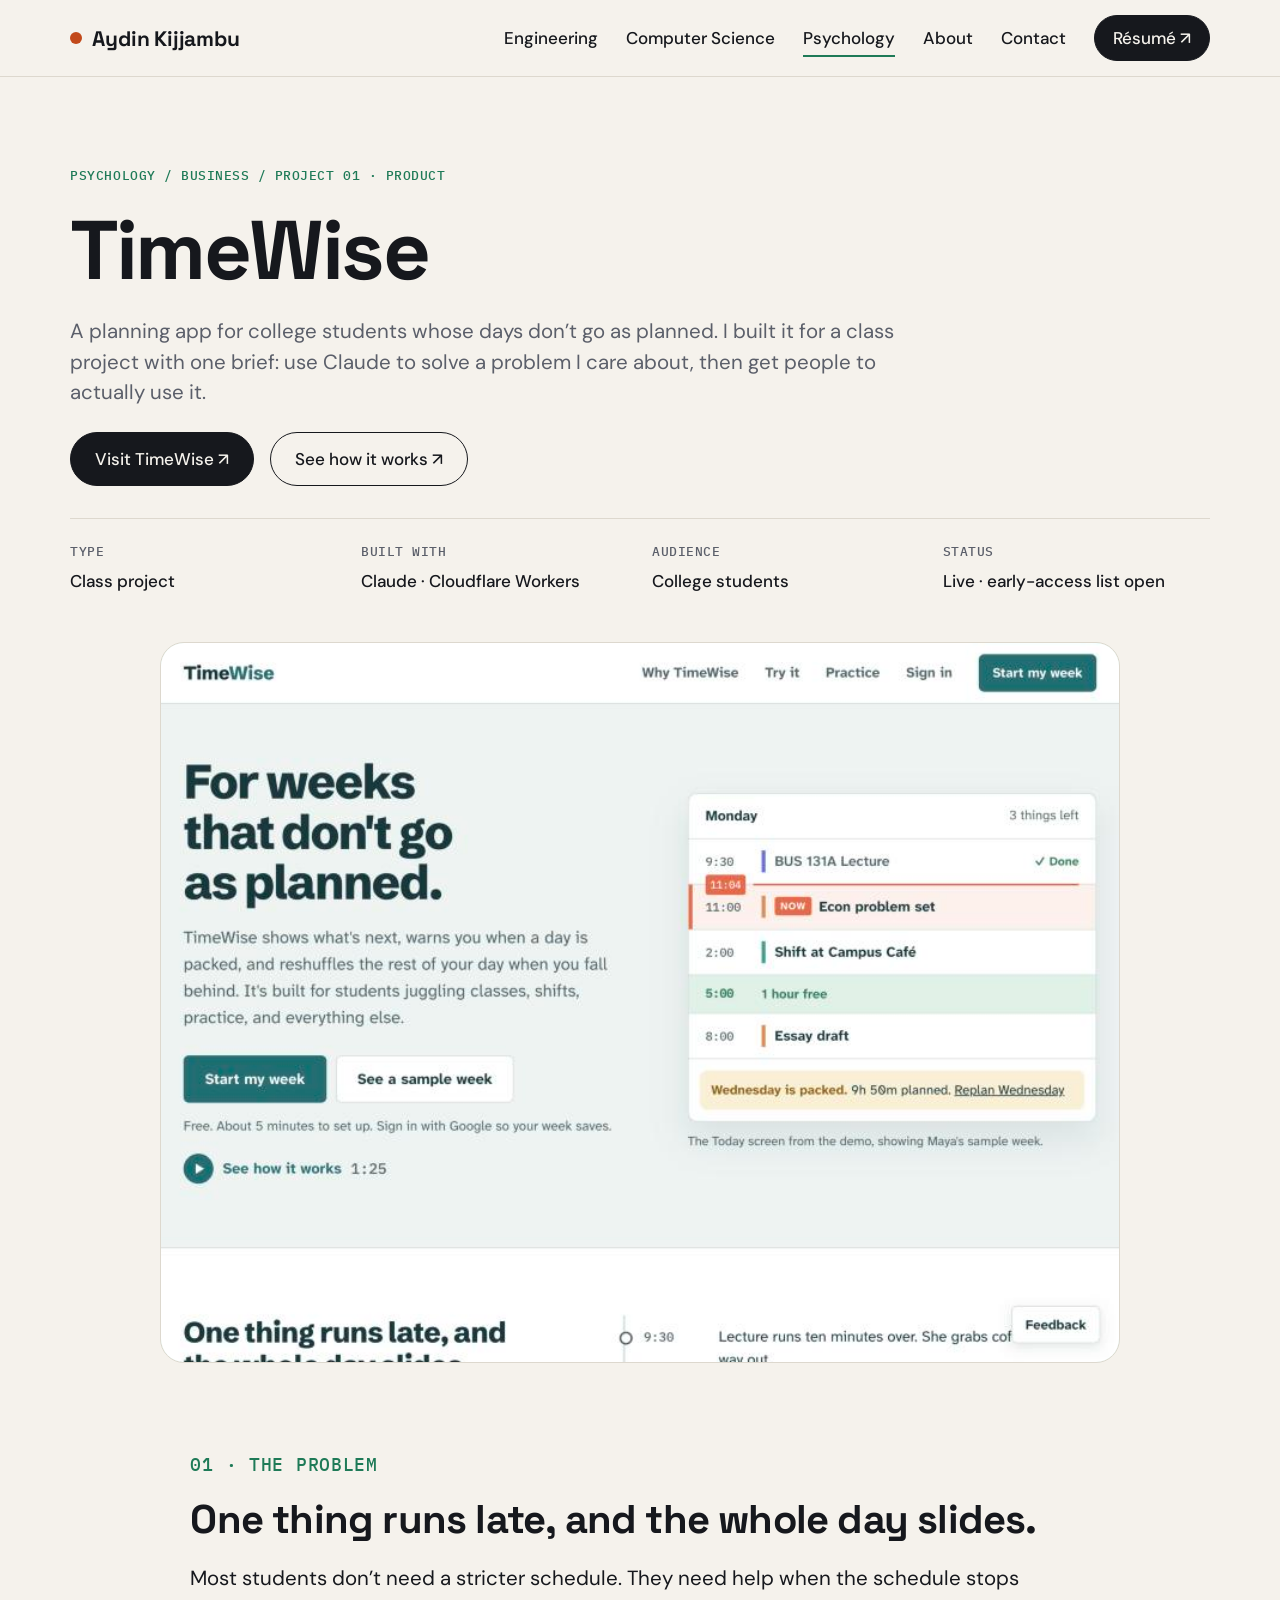
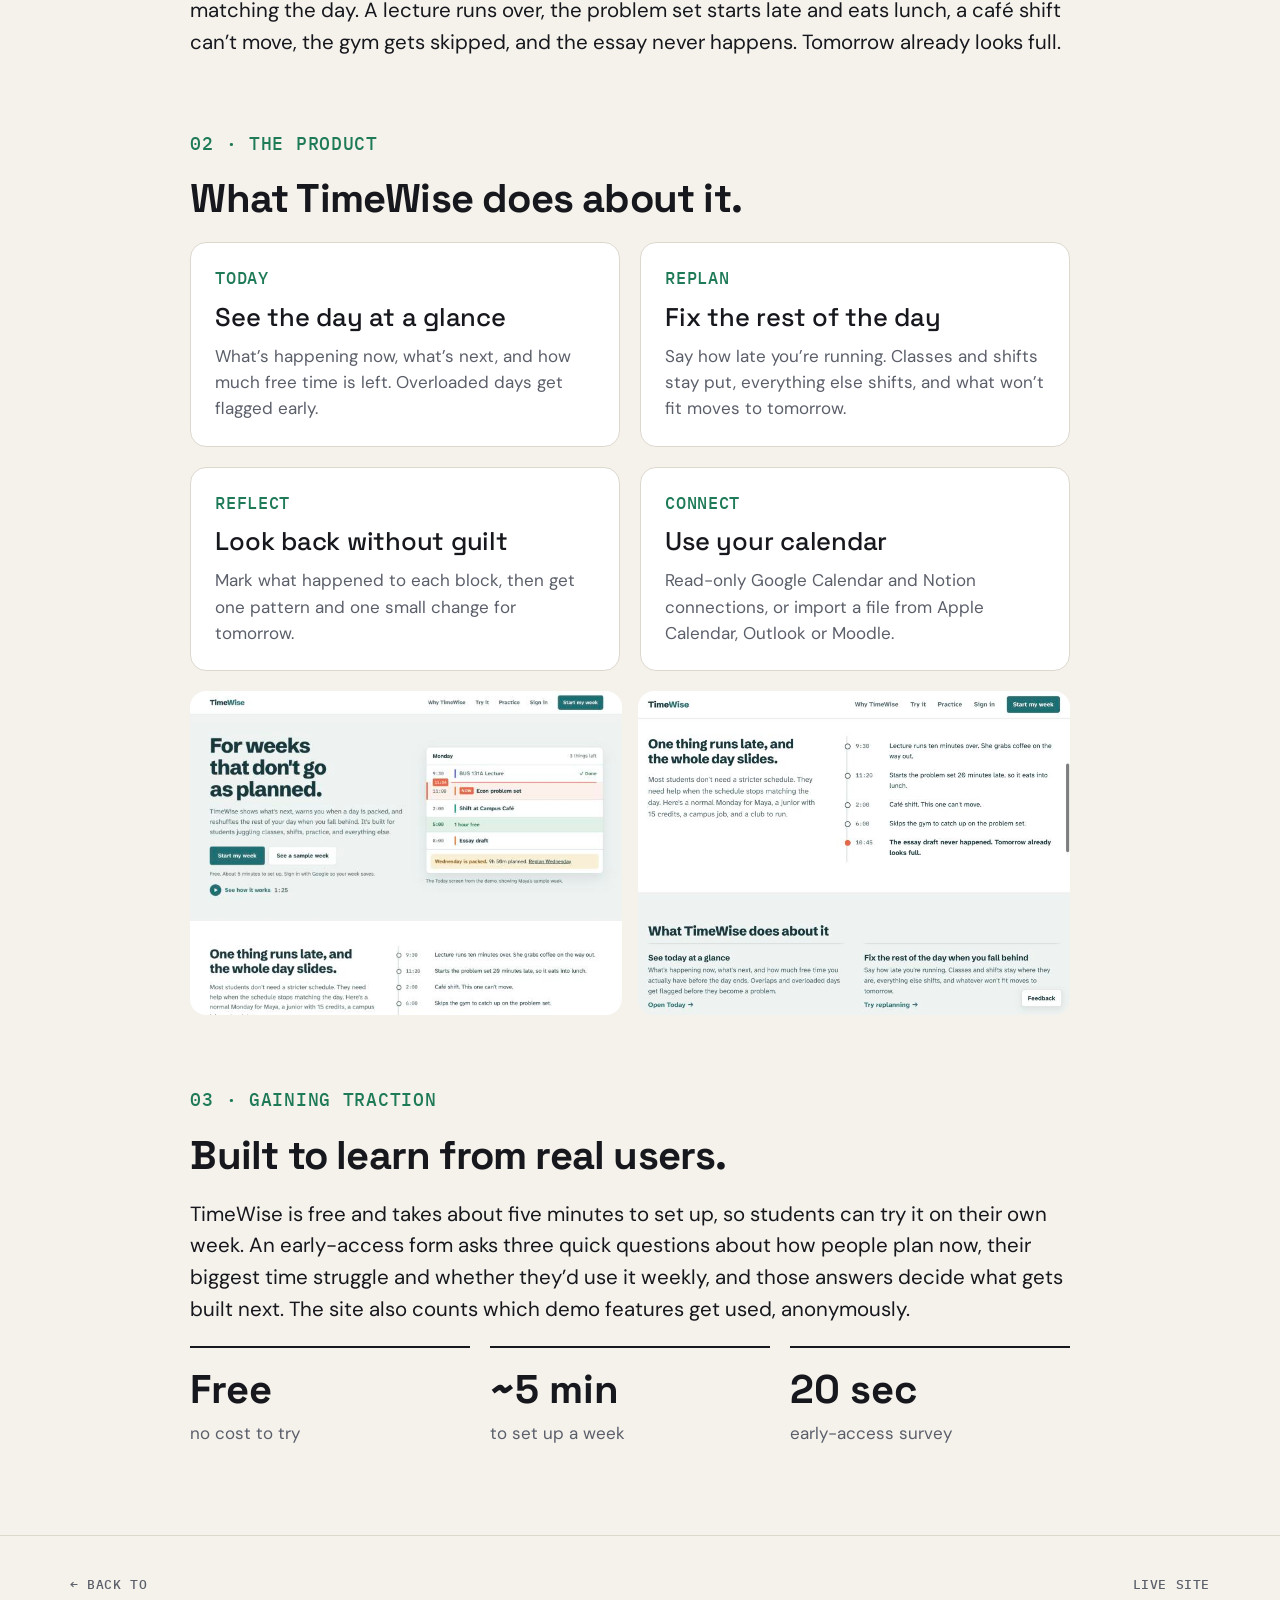
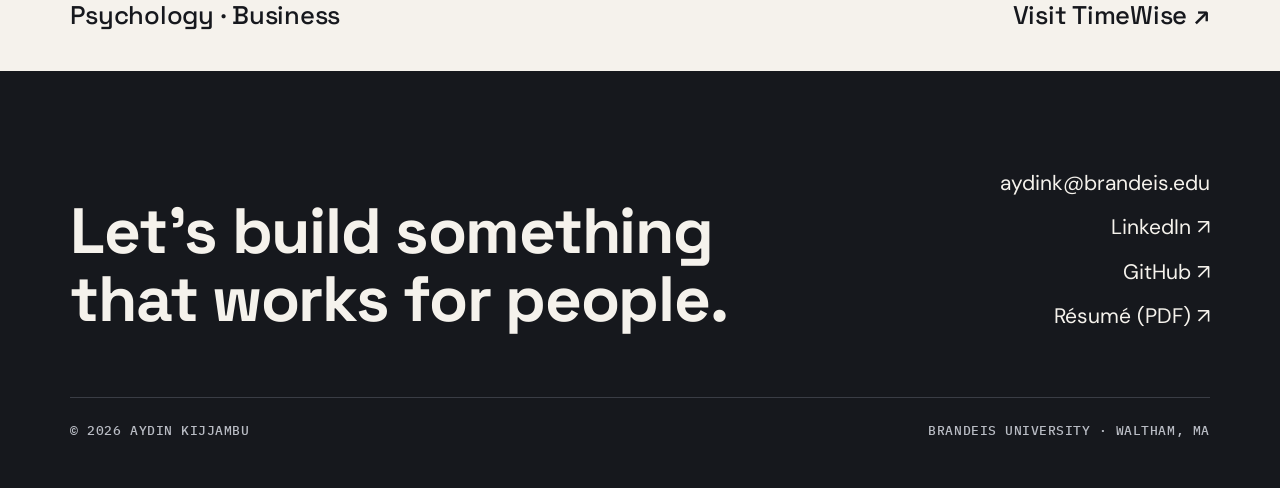
<file: projects/timewise.html>
<!DOCTYPE html>
<html lang="en">
<head>
  <meta charset="utf-8" />
  <meta name="viewport" content="width=device-width, initial-scale=1" />
  <title>TimeWise — Aydin Kijjambu</title>
  <meta name="description" content="A planning app for college students whose days don&#x27;t go as planned. It shows what&#x27;s next, flags packed days, and reshuffles the rest of the day when you fall behind." />
  <meta name="author" content="Aydin Kijjambu" />
  <meta property="og:title" content="TimeWise — Aydin Kijjambu" />
  <meta property="og:description" content="A planning app for college students whose days don&#x27;t go as planned. It shows what&#x27;s next, flags packed days, and reshuffles the rest of the day when you fall behind." />
  <link rel="icon" type="image/x-icon" href="../assets/favicon.ico" />
  <link rel="preconnect" href="https://fonts.googleapis.com" />
  <link rel="preconnect" href="https://fonts.gstatic.com" crossorigin />
  <link href="https://fonts.googleapis.com/css2?family=DM+Sans:wght@400;500&family=IBM+Plex+Mono:wght@500&family=Space+Grotesk:wght@500;700&display=swap" rel="stylesheet" />
  <link href="../css/site.css" rel="stylesheet" />
</head>
<body class="theme-psy">
  <a class="skip" href="#main">Skip to content</a>
  <header class="nav">
    <div class="wrap">
      <a class="brand" href="../index.html">Aydin Kijjambu</a>
      <button class="menu-btn" type="button" aria-expanded="false" aria-controls="menu">Menu</button>
      <ul id="menu">
        <li><a class="link" href="../engineering.html">Engineering</a></li>
        <li><a class="link" href="../computer-science.html">Computer Science</a></li>
        <li><a class="link" href="../psychology.html" aria-current="page">Psychology</a></li>
        <li><a class="link" href="../index.html#about">About</a></li>
        <li><a class="link" href="#contact">Contact</a></li>
        <li><a class="pill dark small" href="../assets/Aydin-Kijjambu-Resume.pdf" target="_blank" rel="noopener">Résumé ↗</a></li>
      </ul>
    </div>
  </header>
  <main id="main">
    <section style="padding-bottom:0">
      <div class="wrap project-head">
        <p class="label accent crumbs"><a href="../psychology.html">Psychology</a> / <a href="../psychology.html#business">Business</a> / Project 01 · Product</p>
        <h1 class="page">TimeWise</h1>
        <p class="lead">A planning app for college students whose days don’t go as planned. I built it for a class project with one brief: use Claude to solve a problem I care about, then get people to actually use it.</p>
        <div class="hero buttons" style="display:flex;gap:16px;flex-wrap:wrap;padding:0">
          <a class="pill dark" href="https://timewise.aydink.workers.dev/" target="_blank" rel="noopener">Visit TimeWise ↗</a>
          <a class="pill" href="https://timewise.aydink.workers.dev/#how-it-works" target="_blank" rel="noopener">See how it works ↗</a>
        </div>
        <div class="project-meta">
          <div><p class="label">Type</p><strong>Class project</strong></div>
          <div><p class="label">Built with</p><strong>Claude · Cloudflare Workers</strong></div>
          <div><p class="label">Audience</p><strong>College students</strong></div>
          <div><p class="label">Status</p><strong>Live · early-access list open</strong></div>
        </div>
      </div>
    </section>
    <div class="wrap"><a href="https://timewise.aydink.workers.dev/" target="_blank" rel="noopener" aria-label="Open the live TimeWise site"><img class="hero-img" style="max-width:960px;margin:0 auto;border:1px solid var(--line);height:auto;max-height:none;object-fit:contain" src="../assets/img/portfolio/Psychology/TimeWise/timewise-home.jpg" alt="TimeWise homepage: “For weeks that don’t go as planned,” next to a sample Today schedule" /></a></div>
    <section>
      <div class="wrap" style="max-width:1040px">
        <div class="content">
          <section>
            <p class="label accent">01 · The problem</p>
            <h2>One thing runs late, and the whole day slides.</h2>
            <p class="big">Most students don’t need a stricter schedule. They need help when the schedule stops matching the day. A lecture runs over, the problem set starts late and eats lunch, a café shift can’t move, the gym gets skipped, and the essay never happens. Tomorrow already looks full.</p>
          </section>
          <section>
            <p class="label accent">02 · The product</p>
            <h2>What TimeWise does about it.</h2>
            <div class="boxes" style="grid-template-columns:repeat(auto-fit,minmax(300px,1fr))">
              <div class="box"><p class="label accent">Today</p><h3>See the day at a glance</h3><p>What’s happening now, what’s next, and how much free time is left. Overloaded days get flagged early.</p></div>
              <div class="box"><p class="label accent">Replan</p><h3>Fix the rest of the day</h3><p>Say how late you’re running. Classes and shifts stay put, everything else shifts, and what won’t fit moves to tomorrow.</p></div>
              <div class="box"><p class="label accent">Reflect</p><h3>Look back without guilt</h3><p>Mark what happened to each block, then get one pattern and one small change for tomorrow.</p></div>
              <div class="box"><p class="label accent">Connect</p><h3>Use your calendar</h3><p>Read-only Google Calendar and Notion connections, or import a file from Apple Calendar, Outlook or Moodle.</p></div>
            </div>
            <div class="photos"><a href="../assets/img/portfolio/Psychology/TimeWise/timewise-wide.jpg" target="_blank" rel="noopener" aria-label="Open full-size photo: TimeWise homepage on a wide screen, with the hero headline and a sample Today schedule"><img src="../assets/img/portfolio/Psychology/TimeWise/timewise-wide.jpg" alt="TimeWise homepage on a wide screen, with the hero headline and a sample Today schedule" loading="lazy" /></a><a href="../assets/img/portfolio/Psychology/TimeWise/timewise-problem.jpg" target="_blank" rel="noopener" aria-label="Open full-size photo: TimeWise’s problem section: one late lecture makes a student’s whole day slide, followed by what TimeWise does about it"><img src="../assets/img/portfolio/Psychology/TimeWise/timewise-problem.jpg" alt="TimeWise’s problem section: one late lecture makes a student’s whole day slide, followed by what TimeWise does about it" loading="lazy" /></a></div>
          </section>
          <section>
            <p class="label accent">03 · Gaining traction</p>
            <h2>Built to learn from real users.</h2>
            <p class="big">TimeWise is free and takes about five minutes to set up, so students can try it on their own week. An early-access form asks three quick questions about how people plan now, their biggest time struggle and whether they’d use it weekly, and those answers decide what gets built next. The site also counts which demo features get used, anonymously.</p>
            <div class="results">
              <div><strong>Free</strong><p>no cost to try</p></div>
              <div><strong>~5 min</strong><p>to set up a week</p></div>
              <div><strong>20 sec</strong><p>early-access survey</p></div>
            </div>
          </section>
        </div>
      </div>
    </section>
  </main>
  <nav class="pager" aria-label="More projects"><div class="wrap"><a href="../psychology.html#business"><span class="label">← Back to</span><h3>Psychology · Business</h3></a><a class="next" href="https://timewise.aydink.workers.dev/" target="_blank" rel="noopener"><span class="label">Live site</span><h3>Visit TimeWise ↗</h3></a></div></nav>
  <footer id="contact">
    <div class="wrap">
      <div class="top">
        <h2>Let’s build something<br />that works for people.</h2>
        <div class="links">
          <a href="mailto:aydink@brandeis.edu">aydink@brandeis.edu</a>
          <a href="https://www.linkedin.com/in/aydin-kijjambu-986672247" target="_blank" rel="noopener">LinkedIn ↗</a>
          <a href="https://github.com/KBradeis" target="_blank" rel="noopener">GitHub ↗</a>
          <a href="../assets/Aydin-Kijjambu-Resume.pdf" target="_blank" rel="noopener">Résumé (PDF) ↗</a>
        </div>
      </div>
      <div class="bottom">
        <p class="label">© 2026 Aydin Kijjambu</p>
        <p class="label">Brandeis University · Waltham, MA</p>
      </div>
    </div>
  </footer>
  <script src="../js/main.js"></script>
</body>
</html>
</file>
<file: css/site.css>
/* Aydin Kijjambu — portfolio styles */
:root {
  --bg: #F5F2EC; --surface: #FFFFFF; --ink: #16181D; --muted: #5B5F6A; --line: #DDD8CE;
  --eng: #C2491A; --eng-soft: #F6E1D5; --cs: #2F5BEA; --cs-soft: #DCE4FB; --bus: #1E7A57; --bus-soft: #D7EDE3;
  --accent: var(--eng); --accent-soft: var(--eng-soft);
  --display: "Space Grotesk", system-ui, sans-serif; --body: "DM Sans", system-ui, sans-serif; --mono: "IBM Plex Mono", ui-monospace, monospace;
  --pad: clamp(20px, 5.5vw, 80px); --radius: 16px; --max: 1440px;
}
.theme-cs { --accent: var(--cs); --accent-soft: var(--cs-soft); }
.theme-psy { --accent: var(--bus); --accent-soft: var(--bus-soft); }
*, *::before, *::after { box-sizing: border-box; }
html { scroll-behavior: smooth; }
body { margin: 0; background: var(--bg); color: var(--ink); font: 17px/1.55 var(--body); -webkit-font-smoothing: antialiased; }
img { max-width: 100%; display: block; }
a { color: inherit; }
:focus-visible { outline: 3px solid var(--accent); outline-offset: 3px; border-radius: 4px; }
.skip { position: absolute; left: -9999px; top: 8px; background: var(--ink); color: var(--bg); padding: 10px 16px; border-radius: 8px; z-index: 100; }
.skip:focus { left: 8px; }
.wrap { max-width: var(--max); margin: 0 auto; padding-left: var(--pad); padding-right: var(--pad); }
.label { font: 500 13px/1.4 var(--mono); letter-spacing: .04em; text-transform: uppercase; color: var(--muted); margin: 0; }
.label.accent { color: var(--accent); }
h1, h2, h3 { font-family: var(--display); margin: 0; letter-spacing: -0.02em; }
h1 { font-size: clamp(48px, 8vw, 112px); line-height: 1; letter-spacing: -0.03em; }
h1.page { font-size: clamp(44px, 6.5vw, 96px); }
h2 { font-size: clamp(30px, 3.4vw, 40px); line-height: 1.15; }
h3 { font-size: clamp(21px, 2vw, 26px); line-height: 1.25; font-weight: 500; letter-spacing: -0.01em; }
.lead { font-size: clamp(18px, 1.6vw, 21px); line-height: 1.5; color: var(--muted); max-width: 46ch; margin: 0; }
p { margin: 0; }

/* Nav */
.nav { position: sticky; top: 0; z-index: 50; background: color-mix(in srgb, var(--bg) 92%, transparent); backdrop-filter: blur(8px); border-bottom: 1px solid var(--line); }
.nav .wrap { display: flex; align-items: center; justify-content: space-between; height: 76px; }
.brand { display: flex; align-items: center; gap: 10px; font: 700 21px var(--display); text-decoration: none; letter-spacing: -0.01em; }
.brand::before { content: ""; width: 12px; height: 12px; border-radius: 50%; background: var(--eng); }
.nav ul { list-style: none; display: flex; align-items: center; gap: 28px; margin: 0; padding: 0; }
.nav a.link { text-decoration: none; font-weight: 500; padding: 6px 0; border-bottom: 2px solid transparent; }
.nav a.link:hover, .nav a.link[aria-current="page"] { border-color: var(--accent); }
.pill { display: inline-flex; align-items: center; gap: 8px; padding: 13px 24px; border-radius: 999px; font-weight: 500; text-decoration: none; border: 1.5px solid var(--ink); }
.pill.dark { background: var(--ink); color: var(--bg); }
.pill.small { padding: 9px 18px; }
.pill:hover { transform: translateY(-1px); }
.menu-btn { display: none; background: none; border: 1.5px solid var(--ink); border-radius: 999px; padding: 8px 16px; font: 500 15px var(--body); color: var(--ink); }
@media (max-width: 860px) {
  .menu-btn { display: inline-block; }
  .nav ul { display: none; position: absolute; left: 0; right: 0; top: 76px; flex-direction: column; align-items: flex-start; gap: 0; background: var(--bg); border-bottom: 1px solid var(--line); padding: 8px var(--pad) 20px; }
  .nav ul.open { display: flex; }
  .nav ul li { width: 100%; }
  .nav a.link { display: block; padding: 14px 0; border-bottom: 1px solid var(--line); }
  .nav ul li:last-child { padding-top: 16px; }
}

/* Sections */
section { padding-top: clamp(56px, 7vw, 96px); padding-bottom: clamp(56px, 7vw, 96px); }
.section-head { display: flex; justify-content: space-between; align-items: flex-end; gap: 24px; margin-bottom: 40px; flex-wrap: wrap; }
.section-head .stack { display: grid; gap: 12px; }
.more { color: var(--accent); font-weight: 500; text-decoration: none; }
.more:hover { text-decoration: underline; }

/* Hero */
.hero .wrap { display: grid; grid-template-columns: 1fr minmax(280px, 520px); gap: 64px; align-items: center; }
.hero .intro { display: grid; gap: 28px; }
.hero .buttons { display: flex; gap: 16px; flex-wrap: wrap; padding-top: 8px; }
.hero figure { margin: 0; }
.hero img { width: 100%; aspect-ratio: 13 / 15; object-fit: cover; border-radius: 24px; }
@media (max-width: 860px) { .hero .wrap { grid-template-columns: 1fr; gap: 40px; } .hero img { aspect-ratio: 4 / 3; } }

/* Subject cards */
.subjects { display: grid; grid-template-columns: repeat(3, 1fr); gap: 32px; }
.subject { display: flex; flex-direction: column; justify-content: space-between; gap: 48px; min-height: 360px; padding: 32px; border-radius: 20px; color: #fff; text-decoration: none; background: var(--accent); transition: transform .15s ease; }
.subject:hover { transform: translateY(-4px); }
.subject h3 { font: 700 clamp(36px, 3.4vw, 48px)/1.05 var(--display); letter-spacing: -0.02em; margin: 16px 0; }
.subject .label { color: #fff; }
.subject .foot { display: flex; justify-content: space-between; align-items: center; font-weight: 500; }
@media (max-width: 960px) { .subjects { grid-template-columns: 1fr; } .subject { min-height: 0; } }

/* Feature card */
.feature { display: grid; grid-template-columns: 1.1fr 1fr; background: var(--surface); border: 1px solid var(--line); border-radius: 24px; overflow: hidden; text-decoration: none; }
.feature img { width: 100%; height: 100%; min-height: 320px; object-fit: cover; }
.feature .text { padding: clamp(28px, 4vw, 56px); display: grid; gap: 20px; align-content: center; }
.feature .text p.desc { color: var(--muted); }
.meta { display: flex; gap: 16px 32px; flex-wrap: wrap; }
.meta div { display: grid; gap: 4px; }
.meta strong { font-weight: 500; }
@media (max-width: 860px) { .feature { grid-template-columns: 1fr; } .feature img { aspect-ratio: 4 / 3; min-height: 0; } }

/* Project cards */
.grid { display: grid; grid-template-columns: repeat(3, 1fr); gap: 32px; }
@media (max-width: 1060px) { .grid { grid-template-columns: repeat(2, 1fr); } }
@media (max-width: 640px) { .grid { grid-template-columns: 1fr; } }
.card { background: var(--surface); border: 1px solid var(--line); border-radius: var(--radius); overflow: hidden; text-decoration: none; display: flex; flex-direction: column; transition: transform .15s ease, box-shadow .15s ease; }
.card:hover, .feature:hover { transform: translateY(-3px); box-shadow: 0 14px 30px -18px rgba(22,24,29,.35); }
.card img { width: 100%; aspect-ratio: 400 / 260; object-fit: cover; background: var(--accent-soft); }
.card .body { padding: 24px 24px 28px; display: grid; gap: 10px; }
.card p.desc { color: var(--muted); }
.card.slot { border: 2px dashed var(--line); background: none; align-items: center; justify-content: center; text-align: center; min-height: 300px; gap: 8px; color: var(--muted); }
.card.slot:hover { transform: none; box-shadow: none; }
.card.slot h3 { color: var(--muted); }
[hidden] { display: none !important; }

/* Tags */
a.tag { text-decoration: none; }
a.tag:hover { border-color: var(--accent); color: var(--accent); }
.tags { display: flex; gap: 8px; flex-wrap: wrap; }
.tag { font: 500 12px/1 var(--mono); letter-spacing: .04em; text-transform: uppercase; color: var(--muted); border: 1px solid var(--line); border-radius: 999px; padding: 7px 12px; background: none; }
button.tag { cursor: pointer; font-size: 13px; padding: 9px 14px; }
button.tag[aria-pressed="true"] { background: var(--ink); border-color: var(--ink); color: var(--bg); }

/* About */
.about { background: var(--surface); }
.about .wrap { display: grid; grid-template-columns: 360px 1fr; gap: 80px; }
.about .copy { display: grid; gap: 32px; }
.about .copy > p { font-size: clamp(18px, 1.6vw, 21px); line-height: 1.55; }
.facts { display: grid; grid-template-columns: repeat(3, 1fr); gap: 32px; }
.facts div { display: grid; gap: 6px; align-content: start; }
.facts strong { font-weight: 500; }
@media (max-width: 960px) { .about .wrap { grid-template-columns: 1fr; gap: 24px; } .facts { grid-template-columns: 1fr; gap: 20px; } }

/* Footer */
footer { background: var(--ink); color: var(--bg); }
footer .wrap { padding-top: 96px; padding-bottom: 48px; display: grid; gap: 64px; }
footer .top { display: flex; justify-content: space-between; align-items: flex-end; gap: 40px; flex-wrap: wrap; }
footer h2 { font-size: clamp(36px, 5vw, 64px); line-height: 1.05; }
footer .links { display: grid; gap: 12px; justify-items: end; font-size: 21px; }
footer .links a { text-decoration: none; }
footer .links a:hover { text-decoration: underline; }
footer .bottom { display: flex; justify-content: space-between; gap: 16px; flex-wrap: wrap; border-top: 1px solid #3a3d45; padding-top: 24px; }
footer .label { color: #B9BCC4; }
@media (max-width: 640px) { footer .links { justify-items: start; } }

/* Subject page header */
.page-head { display: grid; gap: 24px; padding-bottom: 48px; }
.page-head .title { display: flex; align-items: center; gap: 20px; }
.page-head .title::before { content: ""; width: clamp(18px, 2vw, 28px); aspect-ratio: 1; border-radius: 50%; background: var(--accent); flex: none; }
.page-head .row { display: flex; justify-content: space-between; align-items: flex-end; gap: 32px; flex-wrap: wrap; }
.stats { display: flex; gap: 40px; }
.stats div { display: grid; gap: 2px; }
.stats strong { font: 700 40px/1.1 var(--display); }
.crumbs a { text-decoration: none; }
.crumbs a:hover { text-decoration: underline; }
.empty { border: 2px dashed var(--line); border-radius: 24px; padding: clamp(32px, 6vw, 80px); display: grid; gap: 16px; justify-items: start; }
.empty p { color: var(--muted); max-width: 52ch; }

/* Project pages */
.project-head { display: grid; gap: 24px; padding-bottom: 48px; }
.project-head .lead { max-width: 62ch; }
.project-meta { display: grid; grid-template-columns: repeat(4, 1fr); gap: 24px; border-top: 1px solid var(--line); padding-top: 24px; margin-top: 8px; }
.project-meta div { display: grid; gap: 6px; align-content: start; }
.project-meta strong { font-weight: 500; }
@media (max-width: 860px) { .project-meta { grid-template-columns: repeat(2, 1fr); } }
.hero-img { width: 100%; max-height: 640px; object-fit: cover; border-radius: 24px; background: var(--accent-soft); }
.article { display: grid; grid-template-columns: 240px minmax(0, 1fr); gap: 96px; }
.toc { position: sticky; top: 108px; align-self: start; display: grid; gap: 12px; }
.toc a { color: var(--muted); text-decoration: none; font-weight: 500; }
.toc a:hover { color: var(--accent); }
@media (max-width: 960px) { .article { grid-template-columns: 1fr; gap: 40px; } .toc { display: none; } }
.content { display: grid; gap: 72px; max-width: 880px; }
.content > section { padding: 0; display: grid; gap: 20px; scroll-margin-top: 100px; }
.content p { font-size: 18px; }
.content p.big { font-size: clamp(18px, 1.6vw, 21px); }
.content a { color: var(--accent); }
blockquote { margin: 8px 0 0; padding: 4px 0 4px 28px; border-left: 4px solid var(--accent); font: 500 clamp(20px, 2vw, 26px)/1.35 var(--display); letter-spacing: -0.01em; }
.boxes { display: grid; gap: 20px; grid-template-columns: repeat(auto-fit, minmax(220px, 1fr)); }
.box { background: var(--surface); border: 1px solid var(--line); border-radius: var(--radius); padding: 24px; display: grid; gap: 10px; align-content: start; }
.box p { color: var(--muted); font-size: 17px; }
.box.stat { background: var(--accent); color: #fff; border: none; align-content: space-between; }
.box.stat strong { font: 700 64px/1 var(--display); letter-spacing: -0.02em; }
.box.stat p { color: #fff; font-weight: 500; }
.cycles { display: grid; grid-template-columns: repeat(2, 1fr); gap: 20px; }
@media (max-width: 640px) { .cycles { grid-template-columns: 1fr; } }
.cycle { background: var(--surface); border: 1px solid var(--line); border-radius: var(--radius); overflow: hidden; }
.cycle img { width: 100%; aspect-ratio: 400 / 240; object-fit: cover; }
.cycle .body { padding: 20px 24px 24px; display: grid; gap: 8px; }
.cycle p { color: var(--muted); font-size: 17px; }
.results { display: grid; grid-template-columns: repeat(3, 1fr); gap: 20px; }
.results div { border-top: 2px solid var(--ink); padding-top: 20px; display: grid; gap: 8px; align-content: start; }
.results strong { font: 700 clamp(30px, 3.4vw, 40px)/1.1 var(--display); }
.results p { color: var(--muted); font-size: 17px; }
@media (max-width: 640px) { .results { grid-template-columns: 1fr; } }
.guide { background: var(--ink); color: var(--bg); border-radius: 20px; padding: 32px; display: grid; grid-template-columns: 1fr 260px; gap: 40px; }
.guide .label { color: var(--eng-soft); }
.guide p { color: var(--eng-soft); font-size: 17px; }
.guide ul { list-style: none; padding: 0; margin: 12px 0 0; display: grid; gap: 8px; }
.guide a { color: #fff; }
@media (max-width: 760px) { .guide { grid-template-columns: 1fr; } }
.steps { display: grid; gap: 56px; }
.step { display: grid; gap: 20px; }
.photos { display: grid; gap: 16px; grid-template-columns: repeat(auto-fit, minmax(240px, 1fr)); }
.photos a { display: block; border-radius: var(--radius); overflow: hidden; background: var(--accent-soft); }
.photos img { width: 100%; height: 100%; max-height: 520px; object-fit: cover; transition: transform .2s ease; }
.photos a:hover img { transform: scale(1.02); }
.photos figcaption { font: 500 12px var(--mono); color: var(--muted); padding-top: 8px; }
.pager { border-top: 1px solid var(--line); }
.pager .wrap { display: flex; justify-content: space-between; align-items: center; gap: 24px; padding-top: 40px; padding-bottom: 40px; flex-wrap: wrap; }
.pager a { text-decoration: none; display: grid; gap: 4px; }
.pager a:hover h3 { color: var(--accent); }
.pager .next { text-align: right; }
@media (prefers-reduced-motion: reduce) { * { transition: none !important; scroll-behavior: auto !important; } }
</file>
